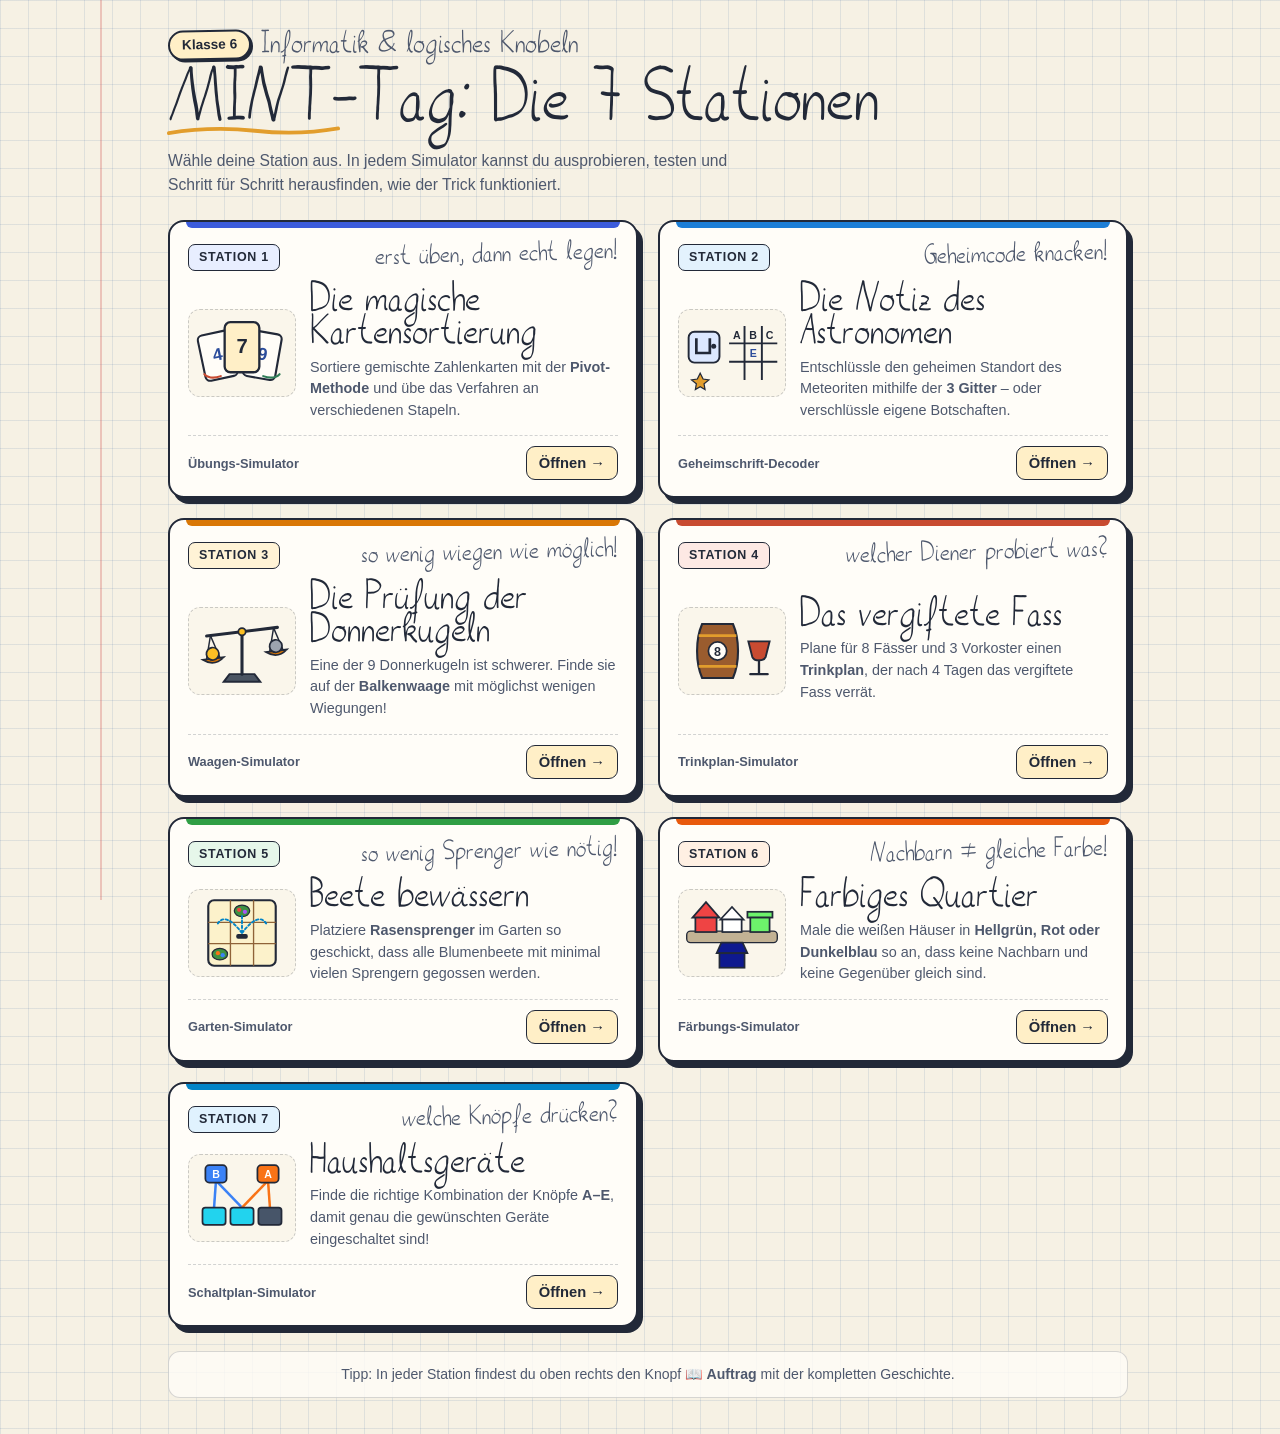
<file: index.html>
<!DOCTYPE html>
<html lang="de">
<head>
    <meta charset="UTF-8">
    <meta name="viewport" content="width=device-width, initial-scale=1.0">
    <title>MINT-Tag · Klasse 6 – Stationen</title>
    <link rel="stylesheet" href="style.css">
</head>
<body>
    <div class="notebook-margin" aria-hidden="true"></div>

    <div class="page-wrap">
        <header class="hero">
            <div class="hero-meta">
                <span class="class-stamp">Klasse 6</span>
                <span class="topic-note">Informatik &amp; logisches Knobeln</span>
            </div>

            <h1 class="hand-title">
                <span class="title-highlight">MINT-Tag</span>: Die 7 Stationen
                <svg class="underline-stroke" viewBox="0 0 260 18" preserveAspectRatio="none" aria-hidden="true">
                    <path d="M4 13 Q 68 4, 132 10 T 256 7" fill="none" stroke="#e29d2c" stroke-width="5" stroke-linecap="round"/>
                </svg>
            </h1>

            <p class="hero-intro">
                Wähle deine Station aus. In jedem Simulator kannst du ausprobieren, testen und Schritt für Schritt herausfinden, wie der Trick funktioniert.
            </p>
        </header>

        <main class="stations-grid" aria-label="Alle 7 Stationen">
            <!-- Station 1 -->
            <a class="station-card card-cards" href="karten/index.html">
                <div class="card-top">
                    <span class="station-tag">Station 1</span>
                    <span class="scribble-note">erst üben, dann echt legen!</span>
                </div>

                <div class="card-body">
                    <div class="card-illus" aria-hidden="true">
                        <svg viewBox="0 0 110 88" width="110" height="88">
                            <g transform="rotate(-12 34 52)">
                                <rect x="14" y="22" width="34" height="48" rx="5" fill="#fffdf8" stroke="#222938" stroke-width="2.2"/>
                                <text x="31" y="51" text-anchor="middle" font-size="18" font-weight="800" fill="#2b4c9b">4</text>
                            </g>
                            <g transform="rotate(10 74 52)">
                                <rect x="58" y="22" width="34" height="48" rx="5" fill="#fffdf8" stroke="#222938" stroke-width="2.2"/>
                                <text x="75" y="51" text-anchor="middle" font-size="18" font-weight="800" fill="#2b4c9b">9</text>
                            </g>
                            <rect x="37" y="12" width="36" height="52" rx="6" fill="#ffefc7" stroke="#222938" stroke-width="2.4"/>
                            <text x="55" y="44" text-anchor="middle" font-size="21" font-weight="900" fill="#222938">7</text>
                            <path d="M33 68 Q 22 72 16 66" fill="none" stroke="#c84b31" stroke-width="2.2" stroke-linecap="round"/>
                            <path d="M77 68 Q 88 72 94 66" fill="none" stroke="#2f7d57" stroke-width="2.2" stroke-linecap="round"/>
                        </svg>
                    </div>

                    <div class="card-text">
                        <h2 class="hand-card-title">Die magische Kartensortierung</h2>
                        <p class="card-desc">
                            Sortiere gemischte Zahlenkarten mit der <strong>Pivot-Methode</strong> und übe das Verfahren an verschiedenen Stapeln.
                        </p>
                    </div>
                </div>

                <div class="card-footer">
                    <span class="kind-pill">Übungs-Simulator</span>
                    <span class="open-link">Öffnen →</span>
                </div>
            </a>

            <!-- Station 2 -->
            <a class="station-card card-astro" href="astronom/index.html">
                <div class="card-top">
                    <span class="station-tag">Station 2</span>
                    <span class="scribble-note">Geheimcode knacken!</span>
                </div>

                <div class="card-body">
                    <div class="card-illus" aria-hidden="true">
                        <svg viewBox="0 0 110 88" width="110" height="88">
                            <!-- 3x3 Gitter rechts -->
                            <g stroke="#222938" stroke-width="2" fill="none">
                                <line x1="68" y1="16" x2="68" y2="72"/>
                                <line x1="86" y1="16" x2="86" y2="72"/>
                                <line x1="52" y1="34" x2="102" y2="34"/>
                                <line x1="52" y1="53" x2="102" y2="53"/>
                            </g>
                            <text x="60" y="29" text-anchor="middle" font-size="11" font-weight="700" fill="#222938">A</text>
                            <text x="77" y="29" text-anchor="middle" font-size="11" font-weight="700" fill="#222938">B</text>
                            <text x="94" y="29" text-anchor="middle" font-size="11" font-weight="700" fill="#222938">C</text>
                            <text x="77" y="48" text-anchor="middle" font-size="11" font-weight="800" fill="#2b4c9b">E</text>
                            <!-- Kästchen-Symbol links -->
                            <rect x="10" y="22" width="32" height="32" rx="6" fill="#dce8ff" stroke="#222938" stroke-width="2"/>
                            <path d="M18 30 V44 H32 V30" fill="none" stroke="#222938" stroke-width="2.8" stroke-linecap="square"/>
                            <circle cx="36" cy="37" r="2.6" fill="#222938"/>
                            <path d="M22 65 L25 71 L31 72 L26 76 L27 82 L22 79 L17 82 L18 76 L13 72 L19 71 Z" fill="#e29d2c" stroke="#222938" stroke-width="1.3"/>
                        </svg>
                    </div>

                    <div class="card-text">
                        <h2 class="hand-card-title">Die Notiz des Astronomen</h2>
                        <p class="card-desc">
                            Entschlüssle den geheimen Standort des Meteoriten mithilfe der <strong>3 Gitter</strong> – oder verschlüssle eigene Botschaften.
                        </p>
                    </div>
                </div>

                <div class="card-footer">
                    <span class="kind-pill">Geheimschrift-Decoder</span>
                    <span class="open-link">Öffnen →</span>
                </div>
            </a>

            <!-- Station 3 -->
            <a class="station-card card-forge" href="donnerkugeln/index.html">
                <div class="card-top">
                    <span class="station-tag">Station 3</span>
                    <span class="scribble-note">so wenig wiegen wie möglich!</span>
                </div>

                <div class="card-body">
                    <div class="card-illus" aria-hidden="true">
                        <svg viewBox="0 0 110 88" width="110" height="88">
                            <!-- Standfuß -->
                            <path d="M36 76 H74 L68 68 H42 Z" fill="#4b5563" stroke="#222938" stroke-width="2"/>
                            <line x1="55" y1="22" x2="55" y2="68" stroke="#222938" stroke-width="3.2" stroke-linecap="round"/>
                            <!-- Balken leicht gekippt -->
                            <g transform="rotate(-7 55 24)">
                                <line x1="18" y1="24" x2="92" y2="24" stroke="#222938" stroke-width="3.2" stroke-linecap="round"/>
                                <!-- linke Schale -->
                                <line x1="22" y1="24" x2="15" y2="48" stroke="#222938" stroke-width="1.5"/>
                                <line x1="22" y1="24" x2="29" y2="48" stroke="#222938" stroke-width="1.5"/>
                                <path d="M11 48 Q22 57 33 48 Z" fill="#d97706" stroke="#222938" stroke-width="1.8"/>
                                <circle cx="22" cy="43" r="6.5" fill="#fbbf24" stroke="#222938" stroke-width="1.8"/>
                                <!-- rechte Schale -->
                                <line x1="88" y1="24" x2="81" y2="48" stroke="#222938" stroke-width="1.5"/>
                                <line x1="88" y1="24" x2="95" y2="48" stroke="#222938" stroke-width="1.5"/>
                                <path d="M77 48 Q88 57 99 48 Z" fill="#d97706" stroke="#222938" stroke-width="1.8"/>
                                <circle cx="88" cy="43" r="6.5" fill="#9ca3af" stroke="#222938" stroke-width="1.8"/>
                            </g>
                            <circle cx="55" cy="24" r="3.8" fill="#fbbf24" stroke="#222938" stroke-width="1.8"/>
                        </svg>
                    </div>

                    <div class="card-text">
                        <h2 class="hand-card-title">Die Prüfung der Donnerkugeln</h2>
                        <p class="card-desc">
                            Eine der 9 Donnerkugeln ist schwerer. Finde sie auf der <strong>Balkenwaage</strong> mit möglichst wenigen Wiegungen!
                        </p>
                    </div>
                </div>

                <div class="card-footer">
                    <span class="kind-pill">Waagen-Simulator</span>
                    <span class="open-link">Öffnen →</span>
                </div>
            </a>

            <!-- Station 4 -->
            <a class="station-card card-barrel" href="faesser/index.html">
                <div class="card-top">
                    <span class="station-tag">Station 4</span>
                    <span class="scribble-note">welcher Diener probiert was?</span>
                </div>

                <div class="card-body">
                    <div class="card-illus" aria-hidden="true">
                        <svg viewBox="0 0 110 88" width="110" height="88">
                            <!-- Weinfass -->
                            <path d="M24 16 H56 C63 32 63 56 56 72 H24 C17 56 17 32 24 16 Z" fill="#9a5c2e" stroke="#222938" stroke-width="2.2"/>
                            <line x1="20.5" y1="28" x2="59.5" y2="28" stroke="#e29d2c" stroke-width="3"/>
                            <line x1="20.5" y1="60" x2="59.5" y2="60" stroke="#e29d2c" stroke-width="3"/>
                            <circle cx="40" cy="44" r="9.5" fill="#fffdf8" stroke="#222938" stroke-width="1.8"/>
                            <text x="40" y="49" text-anchor="middle" font-size="13" font-weight="900" fill="#222938">8</text>
                            <!-- Becher -->
                            <path d="M72 34 H94 L90 50 C88 55 78 55 76 50 Z" fill="#c84b31" stroke="#222938" stroke-width="2"/>
                            <line x1="83" y1="53" x2="83" y2="68" stroke="#222938" stroke-width="2.4"/>
                            <line x1="74" y1="68" x2="92" y2="68" stroke="#222938" stroke-width="2.4" stroke-linecap="round"/>
                        </svg>
                    </div>

                    <div class="card-text">
                        <h2 class="hand-card-title">Das vergiftete Fass</h2>
                        <p class="card-desc">
                            Plane für 8 Fässer und 3 Vorkoster einen <strong>Trinkplan</strong>, der nach 4 Tagen das vergiftete Fass verrät.
                        </p>
                    </div>
                </div>

                <div class="card-footer">
                    <span class="kind-pill">Trinkplan-Simulator</span>
                    <span class="open-link">Öffnen →</span>
                </div>
            </a>

            <!-- Station 5 -->
            <a class="station-card card-garden" href="beete/index.html">
                <div class="card-top">
                    <span class="station-tag">Station 5</span>
                    <span class="scribble-note">so wenig Sprenger wie nötig!</span>
                </div>

                <div class="card-body">
                    <div class="card-illus" aria-hidden="true">
                        <svg viewBox="0 0 110 88" width="110" height="88">
                            <!-- Garten-Gitter 3x3 -->
                            <rect x="20" y="10" width="70" height="68" rx="6" fill="#fcf2cb" stroke="#222938" stroke-width="2.2"/>
                            <g stroke="#8f6338" stroke-width="1.4">
                                <line x1="43" y1="10" x2="43" y2="78"/>
                                <line x1="67" y1="10" x2="67" y2="78"/>
                                <line x1="20" y1="33" x2="90" y2="33"/>
                                <line x1="20" y1="55" x2="90" y2="55"/>
                            </g>
                            <!-- Blumenbeet oben mitte -->
                            <ellipse cx="55" cy="21" rx="8" ry="6" fill="#3f9142" stroke="#222938" stroke-width="1.3"/>
                            <circle cx="52" cy="20" r="2.2" fill="#ef4444"/>
                            <circle cx="58" cy="22" r="2.2" fill="#a855f7"/>
                            <!-- Sprenger in der Mitte -->
                            <path d="M55 44 Q38 22 30 34 M55 44 Q55 18 55 28 M55 44 Q72 22 80 34" fill="none" stroke="#0284c7" stroke-width="2" stroke-dasharray="2.5 2.5" stroke-linecap="round"/>
                            <rect x="49" y="45" width="12" height="5" rx="2" fill="#222938"/>
                            <!-- Blumenbeet unten links -->
                            <ellipse cx="32" cy="66" rx="8" ry="6" fill="#3f9142" stroke="#222938" stroke-width="1.3"/>
                            <circle cx="30" cy="65" r="2.2" fill="#f97316"/>
                            <circle cx="35" cy="67" r="2.2" fill="#3b82f6"/>
                        </svg>
                    </div>

                    <div class="card-text">
                        <h2 class="hand-card-title">Beete bewässern</h2>
                        <p class="card-desc">
                            Platziere <strong>Rasensprenger</strong> im Garten so geschickt, dass alle Blumenbeete mit minimal vielen Sprengern gegossen werden.
                        </p>
                    </div>
                </div>

                <div class="card-footer">
                    <span class="kind-pill">Garten-Simulator</span>
                    <span class="open-link">Öffnen →</span>
                </div>
            </a>

            <!-- Station 6 -->
            <a class="station-card card-street" href="quartier/index.html">
                <div class="card-top">
                    <span class="station-tag">Station 6</span>
                    <span class="scribble-note">Nachbarn ≠ gleiche Farbe!</span>
                </div>

                <div class="card-body">
                    <div class="card-illus" aria-hidden="true">
                        <svg viewBox="0 0 110 88" width="110" height="88">
                            <!-- Straße -->
                            <rect x="8" y="42" width="94" height="12" rx="4" fill="#c2b294" stroke="#222938" stroke-width="1.4"/>
                            <!-- Haus links (Rot) -->
                            <polygon points="14,28 28,12 42,28" fill="#ef4444" stroke="#222938" stroke-width="1.8"/>
                            <rect x="17" y="28" width="22" height="15" fill="#ef4444" stroke="#222938" stroke-width="1.8"/>
                            <!-- Haus mitte (Weiß mit Leiter) -->
                            <polygon points="43,30 55,17 67,30" fill="#ffffff" stroke="#222938" stroke-width="1.8"/>
                            <rect x="45" y="30" width="20" height="13" fill="#ffffff" stroke="#222938" stroke-width="1.8"/>
                            <!-- Haus rechts (Hellgrün) -->
                            <rect x="71" y="22" width="26" height="6" fill="#6df26b" stroke="#222938" stroke-width="1.8"/>
                            <rect x="74" y="28" width="20" height="15" fill="#6df26b" stroke="#222938" stroke-width="1.8"/>
                            <!-- Haus unten (Dunkelblau) -->
                            <polygon points="39,65 44,54 66,54 71,65" fill="#0e198f" stroke="#222938" stroke-width="1.8"/>
                            <rect x="42" y="65" width="26" height="15" fill="#0e198f" stroke="#222938" stroke-width="1.8"/>
                        </svg>
                    </div>

                    <div class="card-text">
                        <h2 class="hand-card-title">Farbiges Quartier</h2>
                        <p class="card-desc">
                            Male die weißen Häuser in <strong>Hellgrün, Rot oder Dunkelblau</strong> so an, dass keine Nachbarn und keine Gegenüber gleich sind.
                        </p>
                    </div>
                </div>

                <div class="card-footer">
                    <span class="kind-pill">Färbungs-Simulator</span>
                    <span class="open-link">Öffnen →</span>
                </div>
            </a>

            <!-- Station 7 -->
            <a class="station-card card-circuit" href="geraete/index.html">
                <div class="card-top">
                    <span class="station-tag">Station 7</span>
                    <span class="scribble-note">welche Knöpfe drücken?</span>
                </div>

                <div class="card-body">
                    <div class="card-illus" aria-hidden="true">
                        <svg viewBox="0 0 110 88" width="110" height="88">
                            <!-- Leitungen -->
                            <line x1="28" y1="26" x2="26" y2="54" stroke="#3b82f6" stroke-width="2.6"/>
                            <line x1="28" y1="26" x2="55" y2="54" stroke="#3b82f6" stroke-width="2.6"/>
                            <line x1="82" y1="26" x2="55" y2="54" stroke="#f97316" stroke-width="2.6"/>
                            <line x1="82" y1="26" x2="84" y2="54" stroke="#f97316" stroke-width="2.6"/>
                            <!-- Knöpfe -->
                            <rect x="17" y="10" width="22" height="18" rx="4" fill="#3b82f6" stroke="#222938" stroke-width="1.8"/>
                            <text x="28" y="23" text-anchor="middle" font-size="11" font-weight="900" fill="#fff">B</text>
                            <rect x="71" y="10" width="22" height="18" rx="4" fill="#f97316" stroke="#222938" stroke-width="1.8"/>
                            <text x="82" y="23" text-anchor="middle" font-size="11" font-weight="900" fill="#fff">A</text>
                            <!-- Geräte -->
                            <rect x="14" y="54" width="24" height="18" rx="3" fill="#22d3ee" stroke="#222938" stroke-width="1.8"/>
                            <rect x="43" y="54" width="24" height="18" rx="3" fill="#22d3ee" stroke="#222938" stroke-width="1.8"/>
                            <rect x="72" y="54" width="24" height="18" rx="3" fill="#475569" stroke="#222938" stroke-width="1.8"/>
                        </svg>
                    </div>

                    <div class="card-text">
                        <h2 class="hand-card-title">Haushaltsgeräte</h2>
                        <p class="card-desc">
                            Finde die richtige Kombination der Knöpfe <strong>A–E</strong>, damit genau die gewünschten Geräte eingeschaltet sind!
                        </p>
                    </div>
                </div>

                <div class="card-footer">
                    <span class="kind-pill">Schaltplan-Simulator</span>
                    <span class="open-link">Öffnen →</span>
                </div>
            </a>
        </main>

        <footer class="page-footer">
            <span>Tipp: In jeder Station findest du oben rechts den Knopf <strong>📖 Auftrag</strong> mit der kompletten Geschichte.</span>
        </footer>
    </div>
</body>
</html>
</file>
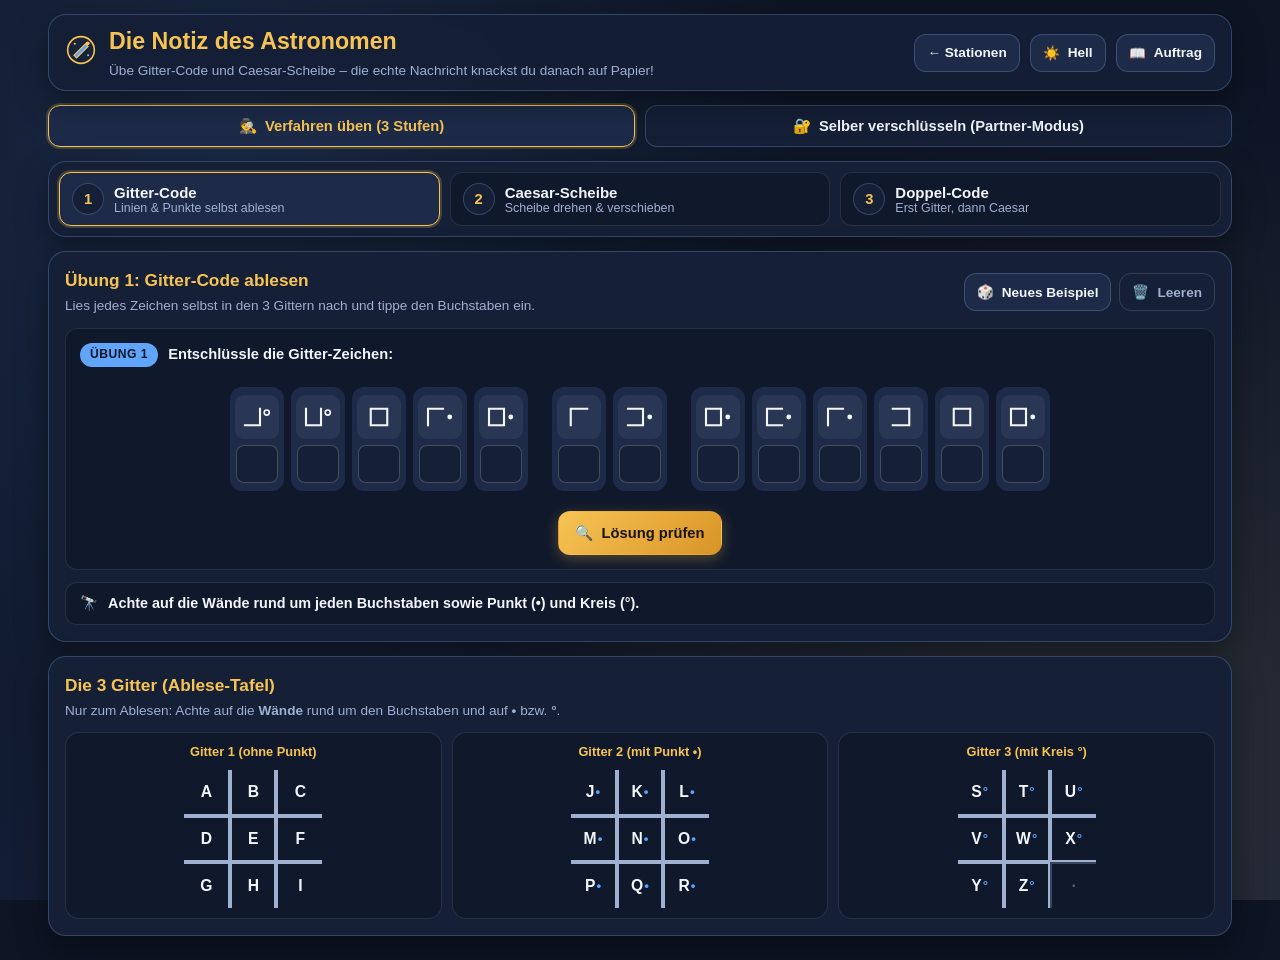
<file: astronom/index.html>
<!DOCTYPE html>
<html lang="de">
<head>
    <meta charset="UTF-8">
    <meta name="viewport" content="width=device-width, initial-scale=1.0, maximum-scale=1.0, user-scalable=no">
    <title>Die Notiz des Astronomen – Übungs-Labor</title>
    <link rel="stylesheet" href="style.css">
</head>
<body>
    <div class="astro-glow" aria-hidden="true"></div>

    <div class="app-shell">
        <header class="topbar">
            <div class="brand">
                <div class="brand-icon" aria-hidden="true">
                    <svg viewBox="0 0 36 36" width="32" height="32">
                        <circle cx="18" cy="18" r="15" fill="#182238" stroke="#f7c454" stroke-width="1.8"/>
                        <path d="M10 24 L23 11 L26 14 L13 27 Z" fill="#60a5fa" stroke="#f7c454" stroke-width="1.2"/>
                        <circle cx="25.5" cy="10.5" r="2.2" fill="#f7c454"/>
                        <circle cx="11" cy="11" r="1.2" fill="#f7c454"/>
                        <circle cx="26" cy="24" r="1.1" fill="#93c5fd"/>
                    </svg>
                </div>
                <div class="brand-text">
                    <h1>Die Notiz des Astronomen</h1>
                    <p class="subtitle">Übe Gitter-Code und Caesar-Scheibe – die echte Nachricht knackst du danach auf Papier!</p>
                </div>
            </div>

            <div class="topbar-actions">
                <a href="../index.html" class="btn btn-secondary btn-compact" style="text-decoration:none;">← Stationen</a>
                <button type="button" class="btn btn-secondary btn-compact" id="theme-btn" aria-label="Farbschema wechseln">
                    <span aria-hidden="true">☀️</span> Hell
                </button>
                <button type="button" class="btn btn-secondary btn-compact" id="story-btn">
                    <span aria-hidden="true">📖</span> Auftrag
                </button>
            </div>
        </header>

        <!-- Modus-Auswahl -->
        <nav class="tab-bar" role="tablist" aria-label="Bereiche">
            <button type="button" class="tab-btn active" id="tab-train" role="tab" aria-selected="true">
                <span aria-hidden="true">🕵️</span> Verfahren üben (3 Stufen)
            </button>
            <button type="button" class="tab-btn" id="tab-encode" role="tab" aria-selected="false">
                <span aria-hidden="true">🔐</span> Selber verschlüsseln (Partner-Modus)
            </button>
        </nav>

        <!-- Ansicht 1: Verfahren üben -->
        <main id="train-view" class="train-layout">
            <!-- Stufen-Leiste -->
            <section class="panel stage-panel" aria-label="Übungs-Stufe wählen">
                <div class="stage-bar" role="group" aria-label="Trainings-Stufen">
                    <button type="button" class="stage-pill active" data-stage="gitter">
                        <span class="stage-num" id="badge-gitter">1</span>
                        <span class="stage-meta">
                            <strong>Gitter-Code</strong>
                            <small>Linien &amp; Punkte selbst ablesen</small>
                        </span>
                    </button>
                    <button type="button" class="stage-pill" data-stage="caesar">
                        <span class="stage-num" id="badge-caesar">2</span>
                        <span class="stage-meta">
                            <strong>Caesar-Scheibe</strong>
                            <small>Scheibe drehen &amp; verschieben</small>
                        </span>
                    </button>
                    <button type="button" class="stage-pill" data-stage="double">
                        <span class="stage-num" id="badge-double">3</span>
                        <span class="stage-meta">
                            <strong>Doppel-Code</strong>
                            <small>Erst Gitter, dann Caesar</small>
                        </span>
                    </button>
                </div>
            </section>

            <!-- Aufgaben-Werkbank -->
            <section class="panel mission-panel" aria-label="Übungs-Werkbank">
                <div class="panel-header">
                    <div>
                        <h2 id="mission-title">Übung 1: Gitter-Code ablesen</h2>
                        <p class="panel-hint" id="mission-desc">
                            Lies jedes Geheimzeichen aus den 3 Gittern unten ab und tippe den passenden Buchstaben ein.
                        </p>
                    </div>
                    <div class="header-tools">
                        <button type="button" class="btn btn-secondary btn-compact" id="new-puzzle-btn">
                            <span aria-hidden="true">🎲</span> Neues Beispiel
                        </button>
                        <button type="button" class="btn btn-ghost btn-compact" id="clear-inputs-btn">
                            <span aria-hidden="true">🗑️</span> Leeren
                        </button>
                    </div>
                </div>

                <!-- Schritt 1 / Eingabezeile -->
                <div class="step-card" id="step1-card">
                    <div class="step-card-head">
                        <span class="step-pill" id="step1-pill">Aufgabe</span>
                        <span class="step-card-title" id="step1-title">Entschlüssle die Zeichen mit den 3 Gittern:</span>
                    </div>
                    <div class="cipher-words" id="step1-words" aria-label="Eingabefelder Schritt 1"></div>
                    <div class="step-actions">
                        <button type="button" class="btn btn-primary" id="check-step1-btn">
                            <span aria-hidden="true">🔍</span> Prüfen
                        </button>
                    </div>
                </div>

                <!-- Schritt 2 (nur bei Doppelter Verschlüsselung sichtbar) -->
                <div class="step-card hidden" id="step2-card">
                    <div class="step-card-head">
                        <span class="step-pill step-pill-caesar">Schritt 2</span>
                        <span class="step-card-title">
                            Die Buchstaben ergeben noch kein deutsches Wort – drehe jetzt die <strong>Caesar-Scheibe</strong> und tippe den Klartext ein:
                        </span>
                    </div>
                    <div class="cipher-words" id="step2-words" aria-label="Eingabefelder Schritt 2"></div>
                    <div class="step-actions">
                        <button type="button" class="btn btn-primary" id="check-step2-btn">
                            <span aria-hidden="true">✅</span> Klartext prüfen
                        </button>
                    </div>
                </div>

                <div class="feedback-bar neutral" id="train-feedback" aria-live="polite">
                    <span class="fb-icon" id="train-fb-icon">🔭</span>
                    <span id="train-fb-text">Schau dir die Wände der Zeichen genau an und trage die Buchstaben ein.</span>
                </div>
            </section>

            <!-- Hilfsmittel darunter: 3 Gitter & Drehbare Caesar-Scheibe -->
            <section class="tools-grid" id="tools-grid">
                <!-- Die 3 statischen Gitter (nur zum Ablesen, keine Klick-Automatik!) -->
                <div class="panel grids-panel" id="grids-panel" aria-label="Die 3 Gitter (Ablese-Tafel)">
                    <div class="tools-panel-head">
                        <div>
                            <h3>Die 3 Gitter (Ablese-Tafel)</h3>
                            <p class="panel-hint">
                                Nur zum Ablesen: Achte auf die <strong>Wände</strong> rund um den Buchstaben und auf <strong>•</strong> bzw. <strong>°</strong>.
                            </p>
                        </div>
                    </div>
                    <div class="grids-trio" id="grids-trio"></div>
                </div>

                <!-- Drehbare Caesar-Scheibe -->
                <div class="panel caesar-panel hidden" id="caesar-panel" aria-label="Drehbare Caesar-Scheibe">
                    <div class="tools-panel-head">
                        <div>
                            <h3>Drehbare Caesar-Scheibe</h3>
                            <p class="panel-hint">
                                <strong>Außen:</strong> Geheim-Buchstabe · <strong>Innen:</strong> Klartext. Ziehe den inneren Ring oder nutze die Tasten!
                            </p>
                        </div>
                    </div>

                    <div class="caesar-stage">
                        <div class="caesar-wheel-wrap" id="caesar-wheel-wrap">
                            <svg class="caesar-svg" id="caesar-svg" viewBox="0 0 320 320" aria-label="Interaktive Caesar-Scheibe"></svg>
                        </div>

                        <div class="caesar-controls">
                            <button type="button" class="btn btn-secondary" id="caesar-left-btn" aria-label="Scheibe um 1 nach links drehen">
                                ⟲ −1
                            </button>
                            <div class="caesar-readout" aria-live="polite">
                                <span class="readout-label">Aktuelle Einstellung</span>
                                <strong id="caesar-readout-val">Klar A = Geheim A (+0)</strong>
                            </div>
                            <button type="button" class="btn btn-secondary" id="caesar-right-btn" aria-label="Scheibe um 1 nach rechts drehen">
                                +1 ⟳
                            </button>
                        </div>

                        <div class="caesar-tester">
                            <div class="tester-head">
                                <strong>Schlüssel-Tester (1 Wort prüfen)</strong>
                                <span>Teste ein einzelnes Geheim-Wort, ob ein deutsches Wort herauskommt:</span>
                            </div>
                            <div class="tester-row">
                                <label class="tester-field">
                                    <span>Geheim-Wort</span>
                                    <input
                                        type="text"
                                        id="caesar-test-input"
                                        maxlength="10"
                                        placeholder="z. B. ZDOG"
                                        aria-label="Ein Geheim-Wort zum Testen des Schlüssels"
                                    >
                                </label>
                                <span class="tester-arrow" aria-hidden="true">→</span>
                                <div class="tester-result" aria-live="polite">
                                    <span>Klartext</span>
                                    <strong id="caesar-test-output">–</strong>
                                </div>
                            </div>
                            <p class="tester-hint hidden" id="caesar-test-hint">
                                Nur 1 Wort (max. 10 Buchstaben) – den Rest der Nachricht entschlüsselst du selbst!
                            </p>
                        </div>
                    </div>
                </div>
            </section>
        </main>

        <!-- Ansicht 2: Selber verschlüsseln (Partner-Modus) -->
        <section id="encode-view" class="panel encode-panel hidden" aria-label="Selber verschlüsseln">
            <div class="panel-header">
                <div>
                    <h2>Partner-Modus: Eigene Doppel-Botschaft erzeugen</h2>
                    <p class="panel-hint">
                        Wähle eine Caesar-Verschiebung und schreibe ein kurzes Wort. Dein Sitznachbar kann es dann auf Papier oder im Übungslabor knacken!
                    </p>
                </div>
            </div>

            <div class="encode-controls">
                <input
                    type="text"
                    id="encode-input"
                    maxlength="36"
                    placeholder="z. B. GEHEIM IM TURM"
                    aria-label="Klartext zum Verschlüsseln"
                >
                <div class="shift-picker">
                    <label for="encode-shift-range">Caesar-Schlüssel:</label>
                    <button type="button" class="btn btn-secondary btn-compact" id="encode-shift-minus">−</button>
                    <strong id="encode-shift-val">+3</strong>
                    <button type="button" class="btn btn-secondary btn-compact" id="encode-shift-plus">+</button>
                </div>
            </div>

            <div class="encode-preview-row">
                <span class="encode-step-tag">Zwischen-Buchstaben (nach Caesar):</span>
                <code class="encode-mid-text" id="encode-mid-text">–</code>
                <button type="button" class="btn btn-ghost btn-compact" id="toggle-mid-btn">Verstecken</button>
            </div>

            <div class="encode-output" id="encode-output"></div>
        </section>
    </div>

    <!-- Modal: Auftrag -->
    <div class="modal-backdrop hidden" id="story-modal" role="dialog" aria-modal="true" aria-labelledby="story-modal-title">
        <div class="modal-card">
            <div class="modal-header">
                <h2 id="story-modal-title">🔭 Die Notiz des Astronomen</h2>
                <button type="button" class="icon-close" data-close-modal="story-modal" aria-label="Schließen">✕</button>
            </div>
            <div class="modal-body story-body">
                <p>
                    Ein Astronom hat den Einschlag eines geheimen <strong>Meteoriten</strong> beobachtet. Damit niemand ihm zuvorkommt,
                    hat er den Ort <strong>doppelt verschlüsselt</strong>:
                </p>
                <blockquote class="quest-quote">
                    <strong>Die zwei Verschlüsselungs-Schritte:</strong><br>
                    1. Zuerst wurden alle Buchstaben mit einer <strong>Caesar-Scheibe</strong> verschoben.<br>
                    2. Danach wurden diese neuen Buchstaben in die geheimen <strong>Gitter-Zeichen</strong> übersetzt.
                </blockquote>
                <p class="story-tip">
                    <strong>So arbeitest du hier:</strong><br>
                    Übe zuerst in den Stufen <strong>1 → 2 → 3</strong>, wie beide Codes funktionieren. Danach bist du bereit, die echte Notiz auf deinem <strong>Arbeitsblatt</strong> zu knacken!
                </p>
            </div>
            <div class="modal-footer">
                <button type="button" class="btn btn-primary" data-close-modal="story-modal">Zur Werkbank</button>
            </div>
        </div>
    </div>

    <script defer src="app.js"></script>
</body>
</html>
</file>
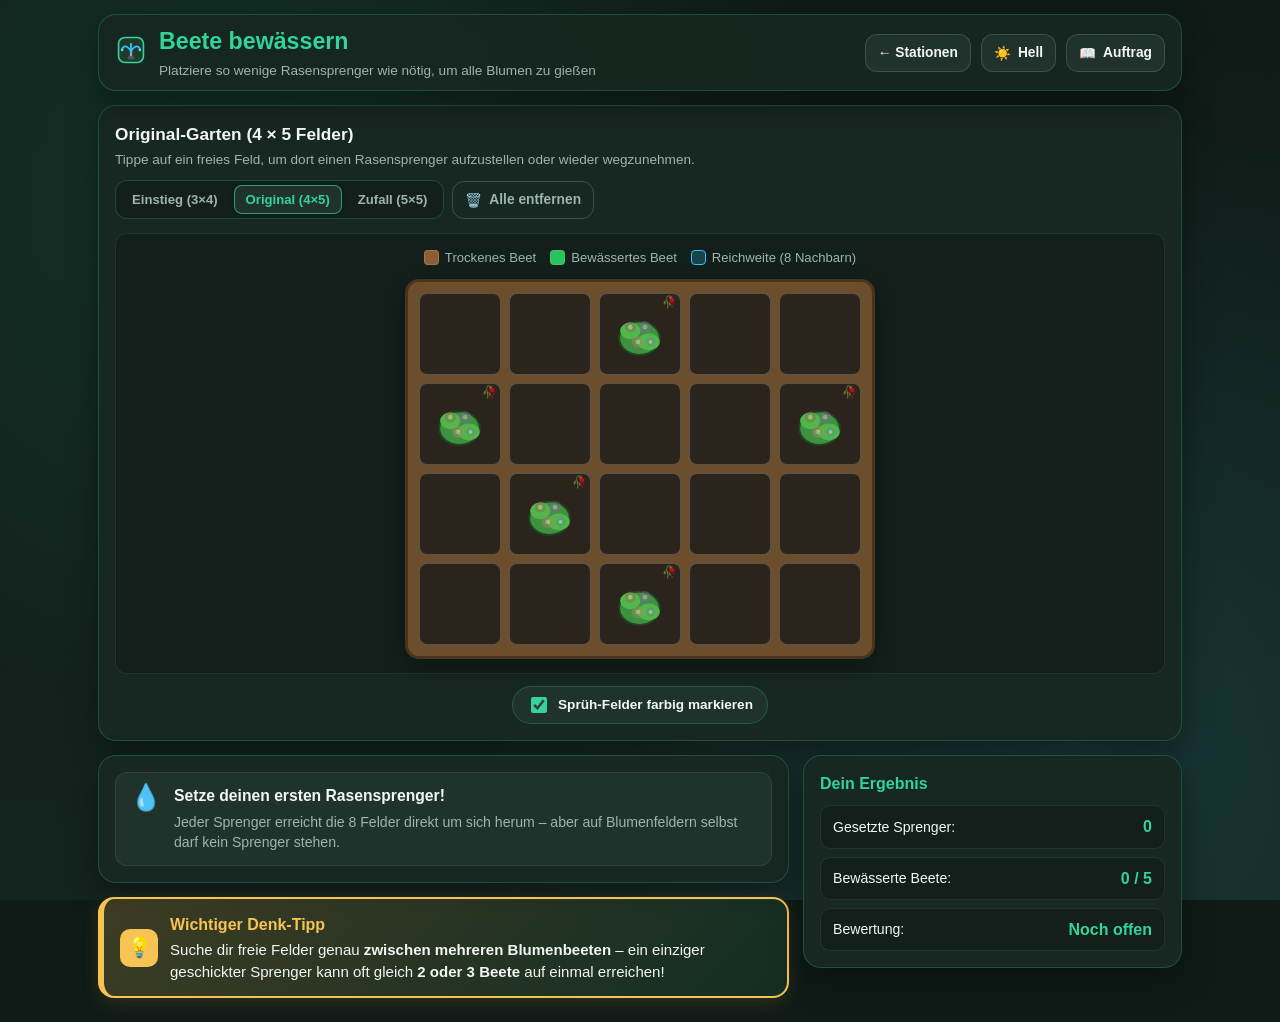
<file: beete/index.html>
<!DOCTYPE html>
<html lang="de">
<head>
    <meta charset="UTF-8">
    <meta name="viewport" content="width=device-width, initial-scale=1.0, maximum-scale=1.0, user-scalable=no">
    <title>Beete bewässern – Rasensprenger-Simulator</title>
    <link rel="stylesheet" href="style.css">
</head>
<body>
    <div class="garden-glow" aria-hidden="true"></div>

    <div class="app-shell">
        <header class="topbar">
            <div class="brand">
                <div class="brand-icon" aria-hidden="true">
                    <svg viewBox="0 0 36 36" width="32" height="32">
                        <rect x="4" y="4" width="28" height="28" rx="7" fill="#1e3a29" stroke="#34d399" stroke-width="1.8"/>
                        <path d="M18 27 V19" stroke="#94a3b8" stroke-width="2.6" stroke-linecap="round"/>
                        <rect x="14" y="25" width="8" height="3.5" rx="1.5" fill="#475569"/>
                        <path d="M18 19 Q11 10 8 17 M18 19 Q18 7 18 13 M18 19 Q25 10 28 17" fill="none" stroke="#38bdf8" stroke-width="2.1" stroke-linecap="round"/>
                        <circle cx="8" cy="18" r="1.4" fill="#7dd3fc"/>
                        <circle cx="28" cy="18" r="1.4" fill="#7dd3fc"/>
                    </svg>
                </div>
                <div class="brand-text">
                    <h1>Beete bewässern</h1>
                    <p class="subtitle">Platziere so wenige Rasensprenger wie nötig, um alle Blumen zu gießen</p>
                </div>
            </div>

            <div class="topbar-actions">
                <a href="../index.html" class="btn btn-secondary btn-compact" style="text-decoration:none;">← Stationen</a>
                <button type="button" class="btn btn-secondary btn-compact" id="theme-btn" aria-label="Farbschema wechseln">
                    <span aria-hidden="true">☀️</span> Hell
                </button>
                <button type="button" class="btn btn-secondary btn-compact" id="story-btn">
                    <span aria-hidden="true">📖</span> Auftrag
                </button>
            </div>
        </header>

        <main class="workspace">
            <section class="panel garden-panel" aria-label="Gartenfeld">
                <div class="panel-header">
                    <div>
                        <h2 id="garden-title">Original-Garten (4 × 5 Felder)</h2>
                        <p class="panel-hint" id="garden-hint">
                            Tippe auf ein freies Feld, um dort einen Rasensprenger aufzustellen oder wieder wegzunehmen.
                        </p>
                    </div>
                    <div class="header-tools">
                        <div class="mode-switch" role="group" aria-label="Variante wählen">
                            <button type="button" class="mode-pill" data-mode="intro">Einstieg (3×4)</button>
                            <button type="button" class="mode-pill active" data-mode="main">Original (4×5)</button>
                            <button type="button" class="mode-pill" data-mode="random">Zufall (5×5)</button>
                        </div>
                        <button type="button" class="btn btn-secondary btn-compact hidden" id="new-random-btn">
                            <span aria-hidden="true">🎲</span> Neuer Garten
                        </button>
                        <button type="button" class="btn btn-ghost btn-compact" id="clear-btn">
                            <span aria-hidden="true">🗑️</span> Alle entfernen
                        </button>
                    </div>
                </div>

                <div class="garden-stage">
                    <div class="garden-legend">
                        <span class="legend-item"><span class="legend-swatch dry"></span> Trockenes Beet</span>
                        <span class="legend-item"><span class="legend-swatch wet"></span> Bewässertes Beet</span>
                        <span class="legend-item"><span class="legend-swatch spray"></span> Reichweite (8 Nachbarn)</span>
                    </div>

                    <div class="garden-grid" id="garden-grid" role="grid" aria-label="Gartenraster"></div>
                </div>

                <div class="garden-actions">
                    <label class="toggle-chip">
                        <input type="checkbox" id="toggle-range" checked>
                        <span>Sprüh-Felder farbig markieren</span>
                    </label>
                </div>
            </section>

            <section class="bottom-grid">
                <div class="bottom-left-col">
                    <div class="panel result-panel" aria-live="polite">
                        <div class="result-banner neutral" id="result-banner">
                            <span class="result-icon" id="result-icon">💧</span>
                            <div class="result-copy">
                                <strong id="result-title">Setze deinen ersten Rasensprenger!</strong>
                                <p id="result-desc">
                                    Jeder Sprenger erreicht die 8 Felder direkt um sich herum – aber auf Blumenfeldern selbst darf kein Sprenger stehen.
                                </p>
                            </div>
                        </div>
                    </div>

                    <div class="tip-box">
                        <span class="tip-icon-badge" aria-hidden="true">💡</span>
                        <div class="tip-content">
                            <strong class="tip-heading">Wichtiger Denk-Tipp</strong>
                            <p>
                                Suche dir freie Felder genau <strong>zwischen mehreren Blumenbeeten</strong> – ein einziger geschickter Sprenger kann oft gleich <strong>2 oder 3 Beete</strong> auf einmal erreichen!
                            </p>
                        </div>
                    </div>
                </div>

                <aside class="panel tip-panel" aria-label="Fortschritt und Ziel">
                    <h3>Dein Ergebnis</h3>
                    <div class="stats-stack">
                        <div class="progress-summary">
                            <span class="progress-label">Gesetzte Sprenger:</span>
                            <strong id="sprinkler-count">0</strong>
                        </div>
                        <div class="progress-summary">
                            <span class="progress-label">Bewässerte Beete:</span>
                            <strong id="watered-count">0 / 5</strong>
                        </div>
                        <div class="progress-summary">
                            <span class="progress-label">Bewertung:</span>
                            <strong id="status-badge">Noch offen</strong>
                        </div>
                    </div>
                </aside>
            </section>
        </main>
    </div>

    <!-- Modal: Auftrag -->
    <div class="modal-backdrop hidden" id="story-modal" role="dialog" aria-modal="true" aria-labelledby="story-modal-title">
        <div class="modal-card">
            <div class="modal-header">
                <h2 id="story-modal-title">🌻 Beete bewässern</h2>
                <button type="button" class="icon-close" data-close-modal="story-modal" aria-label="Schließen">✕</button>
            </div>
            <div class="modal-body story-body">
                <p>
                    Daniels Garten besteht aus quadratischen Feldern. In einigen dieser Felder hat er <strong>Blumen gepflanzt</strong>.
                </p>
                <p>
                    Im Sommer möchte er alle Blumen mit Rasensprengern bewässern. Dabei gelten zwei Regeln:
                </p>
                <blockquote class="quest-box">
                    <strong>Regeln &amp; dein Auftrag:</strong><br>
                    1. Auf Felder <strong>mit Blumen</strong> darf kein Rasensprenger gestellt werden.<br>
                    2. Jeder Rasensprenger bewässert alle Blumen in den <strong>8 Feldern direkt um ihn herum</strong> (auch diagonal).<br>
                    <strong>Ziel:</strong> Platziere <strong>so wenige Rasensprenger wie nötig</strong>, um alle Blumenfelder zu bewässern!
                </blockquote>
                <p class="story-tip">
                    <em>Tipp:</em> Wenn am Ende alle Blumen blühen, prüfe unbedingt, ob du nicht mit noch weniger Sprengern auskommst!
                </p>
            </div>
            <div class="modal-footer">
                <button type="button" class="btn btn-primary" data-close-modal="story-modal">Los geht’s!</button>
            </div>
        </div>
    </div>

    <script defer src="app.js"></script>
</body>
</html>
</file>
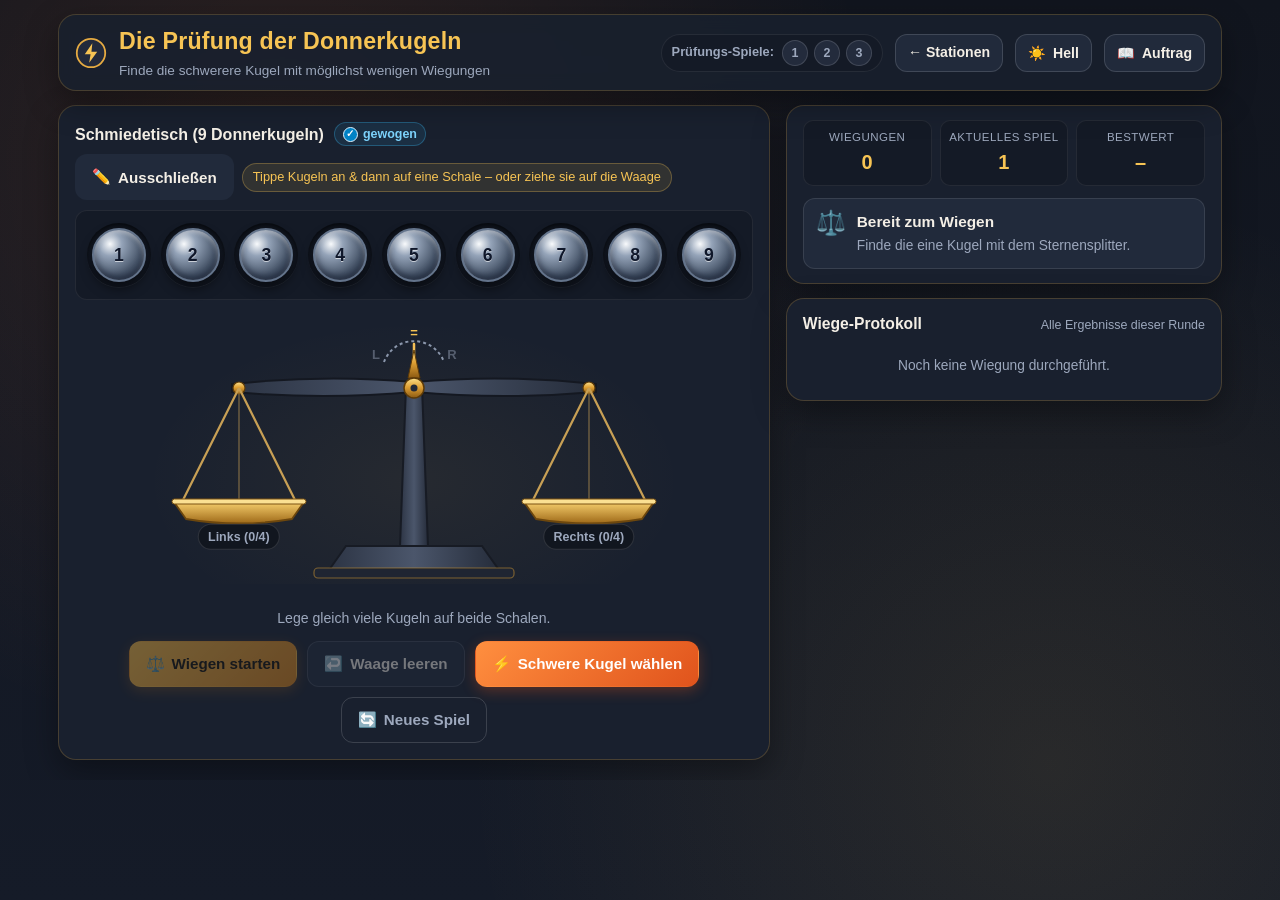
<file: donnerkugeln/index.html>
<!DOCTYPE html>
<html lang="de">
<head>
    <meta charset="UTF-8">
    <meta name="viewport" content="width=device-width, initial-scale=1.0, maximum-scale=1.0, user-scalable=no">
    <title>Die Prüfung der Donnerkugeln – Balkenwaage-Simulator</title>
    <link rel="stylesheet" href="style.css">
</head>
<body>
    <div class="forge-glow" aria-hidden="true"></div>

    <div class="app-shell">
        <header class="topbar">
            <div class="brand">
                <div class="brand-icon" aria-hidden="true">
                    <svg viewBox="0 0 36 36" width="32" height="32">
                        <circle cx="18" cy="18" r="16" fill="#232a3b" stroke="#e6ab42" stroke-width="2"/>
                        <path d="M19.5 7 L11 19.5 H17.5 L16 29 L25 16.5 H18.5 Z" fill="#f7c454"/>
                    </svg>
                </div>
                <div class="brand-text">
                    <h1>Die Prüfung der Donnerkugeln</h1>
                    <p class="subtitle">Finde die schwerere Kugel mit möglichst wenigen Wiegungen</p>
                </div>
            </div>

            <div class="topbar-actions">
                <div class="rounds-tracker" aria-label="Fortschritt der 3 Pflichtspiele">
                    <span class="tracker-label">Prüfungs-Spiele:</span>
                    <div class="round-badges" id="round-badges">
                        <span class="round-pill" data-round="1" title="Spiel 1">1</span>
                        <span class="round-pill" data-round="2" title="Spiel 2">2</span>
                        <span class="round-pill" data-round="3" title="Spiel 3">3</span>
                    </div>
                </div>
                <a href="../index.html" class="btn btn-secondary btn-compact" style="text-decoration:none;">← Stationen</a>
                <button type="button" class="btn btn-secondary btn-compact" id="theme-btn" aria-label="Farbschema wechseln">
                    <span aria-hidden="true">☀️</span> Hell
                </button>
                <button type="button" class="btn btn-secondary btn-compact" id="story-btn">
                    <span aria-hidden="true">📖</span> Auftrag
                </button>
            </div>
        </header>

        <main class="workspace">
            <!-- Linke Spalte: Werkbank & Balkenwaage -->
            <section class="workbench-panel" aria-label="Schmiedewerkbank">
                <!-- 9 Donnerkugeln im Vorrat -->
                <div class="tray-section" id="tray-section">
                    <div class="section-header">
                        <div class="section-title-row">
                            <h2>Schmiedetisch (9 Donnerkugeln)</h2>
                            <span class="weighed-legend" title="Kugeln, die schon mindestens einmal gewogen wurden">
                                <span class="legend-badge" aria-hidden="true">✓</span> gewogen
                            </span>
                        </div>
                        <div class="tray-tools">
                            <button type="button" class="btn btn-chip" id="note-mode-btn" aria-pressed="false" title="Kugeln als normal markieren/abhaken">
                                <span aria-hidden="true">✏️</span> Ausschließen
                            </button>
                            <span class="hint-pill" id="selection-hint">
                                Tippe Kugeln an &amp; dann auf eine Schale – oder ziehe sie auf die Waage
                            </span>
                        </div>
                    </div>
                    <div class="balls-tray" id="balls-tray" role="group" aria-label="Verfügbare Donnerkugeln">
                        <!-- Slots 1..9 werden per JS erzeugt -->
                    </div>
                </div>

                <!-- Balkenwaage -->
                <div class="scale-section">
                    <div class="scale-stage" id="scale-stage">
                        <svg class="scale-svg" viewBox="0 0 560 270" aria-hidden="true">
                            <defs>
                                <linearGradient id="ironGrad" x1="0%" y1="0%" x2="100%" y2="0%">
                                    <stop offset="0%" stop-color="#2c3444"/>
                                    <stop offset="50%" stop-color="#4b566b"/>
                                    <stop offset="100%" stop-color="#252c3a"/>
                                </linearGradient>
                                <linearGradient id="brassGrad" x1="0%" y1="0%" x2="0%" y2="100%">
                                    <stop offset="0%" stop-color="#fce08b"/>
                                    <stop offset="45%" stop-color="#dfa034"/>
                                    <stop offset="100%" stop-color="#8c5a12"/>
                                </linearGradient>
                                <linearGradient id="panGrad" x1="0%" y1="0%" x2="0%" y2="100%">
                                    <stop offset="0%" stop-color="#f7cf6d"/>
                                    <stop offset="100%" stop-color="#9e6918"/>
                                </linearGradient>
                            </defs>

                            <!-- Sockel & Säule -->
                            <path d="M195 256 L212 232 H348 L365 256 Z" fill="url(#ironGrad)" stroke="#171b24" stroke-width="2"/>
                            <rect x="180" y="254" width="200" height="10" rx="4" fill="#1f2532" stroke="#d89b32" stroke-width="1.2" stroke-opacity="0.5"/>
                            <path d="M266 232 L272 72 H288 L294 232 Z" fill="url(#ironGrad)" stroke="#171b24" stroke-width="2"/>

                            <!-- Gleichgewichts-Skala oben -->
                            <path d="M250 48 A32 32 0 0 1 310 48" fill="none" stroke="#8a96ab" stroke-width="2" stroke-dasharray="3 3"/>
                            <line x1="280" y1="30" x2="280" y2="42" stroke="#f5c056" stroke-width="2.5" stroke-linecap="round"/>
                            <text id="scale-ind-left" class="scale-ind" x="242" y="45" text-anchor="middle">L</text>
                            <text id="scale-ind-center" class="scale-ind active" x="280" y="23" text-anchor="middle">=</text>
                            <text id="scale-ind-right" class="scale-ind" x="318" y="45" text-anchor="middle">R</text>

                            <!-- Drehbarer Waagebalken + Zeiger -->
                            <g id="scale-beam-group">
                                <!-- Zeiger nach oben -->
                                <polygon points="280,36 274,64 286,64" fill="url(#brassGrad)" stroke="#5c3a08" stroke-width="1"/>
                                <!-- Hauptbalken -->
                                <path d="M98 70 Q190 60 280 68 Q370 60 462 70 L462 78 Q370 86 280 78 Q190 86 98 78 Z" fill="url(#ironGrad)" stroke="#141821" stroke-width="2"/>
                                <!-- Messing-Verzierungen am Balken -->
                                <circle cx="105" cy="74" r="6" fill="url(#brassGrad)" stroke="#5c3a08" stroke-width="1.2"/>
                                <circle cx="455" cy="74" r="6" fill="url(#brassGrad)" stroke="#5c3a08" stroke-width="1.2"/>
                                <circle cx="280" cy="74" r="10" fill="url(#brassGrad)" stroke="#5c3a08" stroke-width="1.5"/>
                                <circle cx="280" cy="74" r="3.5" fill="#232938"/>
                            </g>

                            <!-- Linke Waagschale (Position per JS exakt am Haken) -->
                            <g id="pan-left-svg">
                                <line x1="105" y1="74" x2="48" y2="188" stroke="#c8a055" stroke-width="2.2"/>
                                <line x1="105" y1="74" x2="162" y2="188" stroke="#c8a055" stroke-width="2.2"/>
                                <line x1="105" y1="74" x2="105" y2="188" stroke="#c8a055" stroke-width="1.4" stroke-opacity="0.5"/>
                                <path d="M40 188 H170 L158 205 Q105 214 52 205 Z" fill="url(#panGrad)" stroke="#6d470d" stroke-width="1.8"/>
                                <rect x="38" y="185" width="134" height="5" rx="2.5" fill="#fbe092" stroke="#7a5111" stroke-width="1"/>
                            </g>

                            <!-- Rechte Waagschale (Position per JS exakt am Haken) -->
                            <g id="pan-right-svg">
                                <line x1="455" y1="74" x2="398" y2="188" stroke="#c8a055" stroke-width="2.2"/>
                                <line x1="455" y1="74" x2="512" y2="188" stroke="#c8a055" stroke-width="2.2"/>
                                <line x1="455" y1="74" x2="455" y2="188" stroke="#c8a055" stroke-width="1.4" stroke-opacity="0.5"/>
                                <path d="M390 188 H520 L508 205 Q455 214 402 205 Z" fill="url(#panGrad)" stroke="#6d470d" stroke-width="1.8"/>
                                <rect x="388" y="185" width="134" height="5" rx="2.5" fill="#fbe092" stroke="#7a5111" stroke-width="1"/>
                            </g>
                        </svg>

                        <!-- Interaktive Drop-/Tap-Zonen genau über den Schalen -->
                        <div class="pan-overlay pan-left" id="pan-left-zone" data-pan="left" role="button" tabindex="0" aria-label="Linke Waagschale">
                            <div class="pan-balls" id="pan-left-balls"></div>
                            <div class="pan-label-row">
                                <span class="pan-label" id="pan-left-label">Links (0/4)</span>
                                <button type="button" class="pan-clear-btn hidden" id="clear-left-btn" aria-label="Linke Schale leeren" title="Linke Schale leeren">✕</button>
                            </div>
                        </div>

                        <div class="pan-overlay pan-right" id="pan-right-zone" data-pan="right" role="button" tabindex="0" aria-label="Rechte Waagschale">
                            <div class="pan-balls" id="pan-right-balls"></div>
                            <div class="pan-label-row">
                                <span class="pan-label" id="pan-right-label">Rechts (0/4)</span>
                                <button type="button" class="pan-clear-btn hidden" id="clear-right-btn" aria-label="Rechte Schale leeren" title="Rechte Schale leeren">✕</button>
                            </div>
                        </div>
                    </div>

                    <p class="balance-status-hint" id="balance-hint">Lege gleich viele Kugeln auf beide Schalen.</p>

                    <div class="controls-bar">
                        <button type="button" class="btn btn-primary" id="weigh-btn" disabled>
                            <span aria-hidden="true">⚖️</span> Wiegen starten
                        </button>
                        <button type="button" class="btn btn-secondary" id="clear-scale-btn" disabled>
                            <span aria-hidden="true">↩️</span> Waage leeren
                        </button>
                        <button type="button" class="btn btn-accent" id="guess-btn">
                            <span aria-hidden="true">⚡</span> Schwere Kugel wählen
                        </button>
                        <button type="button" class="btn btn-ghost" id="new-game-btn">
                            <span aria-hidden="true">🔄</span> Neues Spiel
                        </button>
                    </div>
                </div>
            </section>

            <!-- Rechte Spalte: Status & Wiege-Protokoll -->
            <aside class="journal-panel" aria-label="Prüfungs-Protokoll">
                <div class="status-card" id="status-card">
                    <div class="status-metrics">
                        <div class="metric">
                            <span class="metric-label">Wiegungen</span>
                            <span class="metric-value" id="weigh-count">0</span>
                        </div>
                        <div class="metric">
                            <span class="metric-label">Aktuelles Spiel</span>
                            <span class="metric-value" id="current-round-num">1</span>
                        </div>
                        <div class="metric">
                            <span class="metric-label">Bestwert</span>
                            <span class="metric-value" id="best-score">–</span>
                        </div>
                    </div>

                    <div class="last-result neutral" id="last-result-box" aria-live="polite">
                        <span class="result-icon" id="result-icon">⚖️</span>
                        <div class="result-text">
                            <strong id="result-title">Bereit zum Wiegen</strong>
                            <p id="result-detail">Finde die eine Kugel mit dem Sternensplitter.</p>
                        </div>
                    </div>
                </div>

                <div class="history-card">
                    <div class="history-header">
                        <h3>Wiege-Protokoll</h3>
                        <span class="history-sub">Alle Ergebnisse dieser Runde</span>
                    </div>
                    <ol class="history-list" id="history-list">
                        <li class="history-empty">Noch keine Wiegung durchgeführt.</li>
                    </ol>
                </div>

                <div class="mastery-card hidden" id="mastery-card">
                    <div class="mastery-badge">🏆</div>
                    <div class="mastery-text">
                        <strong id="mastery-title">3 Spiele gemeistert!</strong>
                        <p id="mastery-desc"></p>
                        <button type="button" class="btn btn-primary btn-compact mastery-cert-btn" id="open-cert-btn">
                            <span aria-hidden="true">📜</span> Urkunde anzeigen
                        </button>
                    </div>
                </div>
            </aside>
        </main>
    </div>

    <!-- Toast-Benachrichtigung -->
    <div class="toast" id="toast" role="status" aria-live="polite"></div>

    <!-- Modal: Geschichte / Auftrag -->
    <div class="modal-backdrop hidden" id="story-modal" role="dialog" aria-modal="true" aria-labelledby="story-modal-title">
        <div class="modal-card">
            <div class="modal-header">
                <h2 id="story-modal-title">⚒️ Die letzte Prüfung des Waffenschmieds</h2>
                <button type="button" class="icon-close" data-close-modal="story-modal" aria-label="Schließen">✕</button>
            </div>
            <div class="modal-body story-body">
                <p>
                    In einem alten Zwergenreich tief unter den Bergen soll ein neuer königlicher Waffenschmied ernannt werden.
                    Für deine letzte Prüfung führt dich der Schmiedemeister in eine stille Kammer.
                </p>
                <p>
                    Der Meister präsentiert dir neun perfekt geschmiedete <strong>„Donnerkugeln“ ⚡</strong>. Sie sehen absolut identisch aus.
                    <em>„Acht dieser Kugeln sind makellos“</em>, sagt der Meister. <em>„Aber in eine habe ich einen Splitter eines gefallenen Sterns eingearbeitet.
                    Dieser Splitter macht sie unmerklich <strong>schwerer</strong>. Ein wahrer Meister erkennt den Unterschied nicht mit den Augen, sondern mit Verstand.“</em>
                </p>
                <p>
                    Er zeigt auf eine große, alte <strong>Balkenwaage</strong> aus geschwärztem Eisen:
                </p>
                <blockquote class="dwarf-quest">
                    <strong>Dein Auftrag:</strong><br>
                    1. Finde die <strong>kleinste Anzahl an Wiegungen</strong>, um <strong>garantiert</strong> die schwere Kugel zu ermitteln.<br>
                    2. Mache <strong>mindestens 3 Spiele</strong>, um dir mit deinem Vorgehen sicher zu sein!
                </blockquote>
            </div>
            <div class="modal-footer">
                <button type="button" class="btn btn-primary" data-close-modal="story-modal">Alles klar, an die Waage!</button>
            </div>
        </div>
    </div>

    <!-- Modal: Schwere Kugel auswählen (verhindert Fehlklicks!) -->
    <div class="modal-backdrop hidden" id="guess-modal" role="dialog" aria-modal="true" aria-labelledby="guess-modal-title">
        <div class="modal-card">
            <div class="modal-header">
                <h2 id="guess-modal-title">⚡ Welche Donnerkugel ist die schwerere?</h2>
                <button type="button" class="icon-close" data-close-modal="guess-modal" aria-label="Abbrechen">✕</button>
            </div>
            <div class="modal-body">
                <p class="guess-info" id="guess-info-text">
                    Du hast bisher <strong>0 Wiegungen</strong> durchgeführt. Tippe auf die Kugel, in der der Sternensplitter steckt:
                </p>
                <div class="guess-grid" id="guess-grid">
                    <!-- 9 Auswahl-Kugeln per JS -->
                </div>
            </div>
            <div class="modal-footer">
                <button type="button" class="btn btn-ghost" data-close-modal="guess-modal">Noch weiter wiegen</button>
                <button type="button" class="btn btn-accent" id="confirm-guess-btn" disabled>Antwort abgeben</button>
            </div>
        </div>
    </div>

    <!-- Modal: Meister-Urkunde nach 3 erfolgreichen Spielen -->
    <div class="modal-backdrop hidden" id="certificate-modal" role="dialog" aria-modal="true" aria-labelledby="cert-modal-title">
        <div class="modal-card certificate-card">
            <div class="modal-header">
                <h2 id="cert-modal-title">📜 Schmiedemeister-Urkunde</h2>
                <button type="button" class="icon-close" data-close-modal="certificate-modal" aria-label="Schließen">✕</button>
            </div>
            <div class="modal-body cert-body">
                <div class="cert-seal" aria-hidden="true">⚒️</div>
                <p class="cert-subtitle">Im Namen des alten Zwergenreichs verliehen an</p>
                <input type="text" class="cert-name-input" id="cert-name-input" maxlength="32" placeholder="Dein Name (optional)" aria-label="Dein Name für die Urkunde">
                <h3 class="cert-rank" id="cert-rank">Königlicher Waffenschmied</h3>
                <p class="cert-summary" id="cert-summary"></p>
                <div class="cert-rounds" id="cert-rounds"></div>
            </div>
            <div class="modal-footer">
                <button type="button" class="btn btn-ghost" data-close-modal="certificate-modal">Schließen</button>
                <button type="button" class="btn btn-primary" id="cert-new-game-btn">Weiter spielen</button>
            </div>
        </div>
    </div>

    <script defer src="app.js"></script>
</body>
</html>
</file>
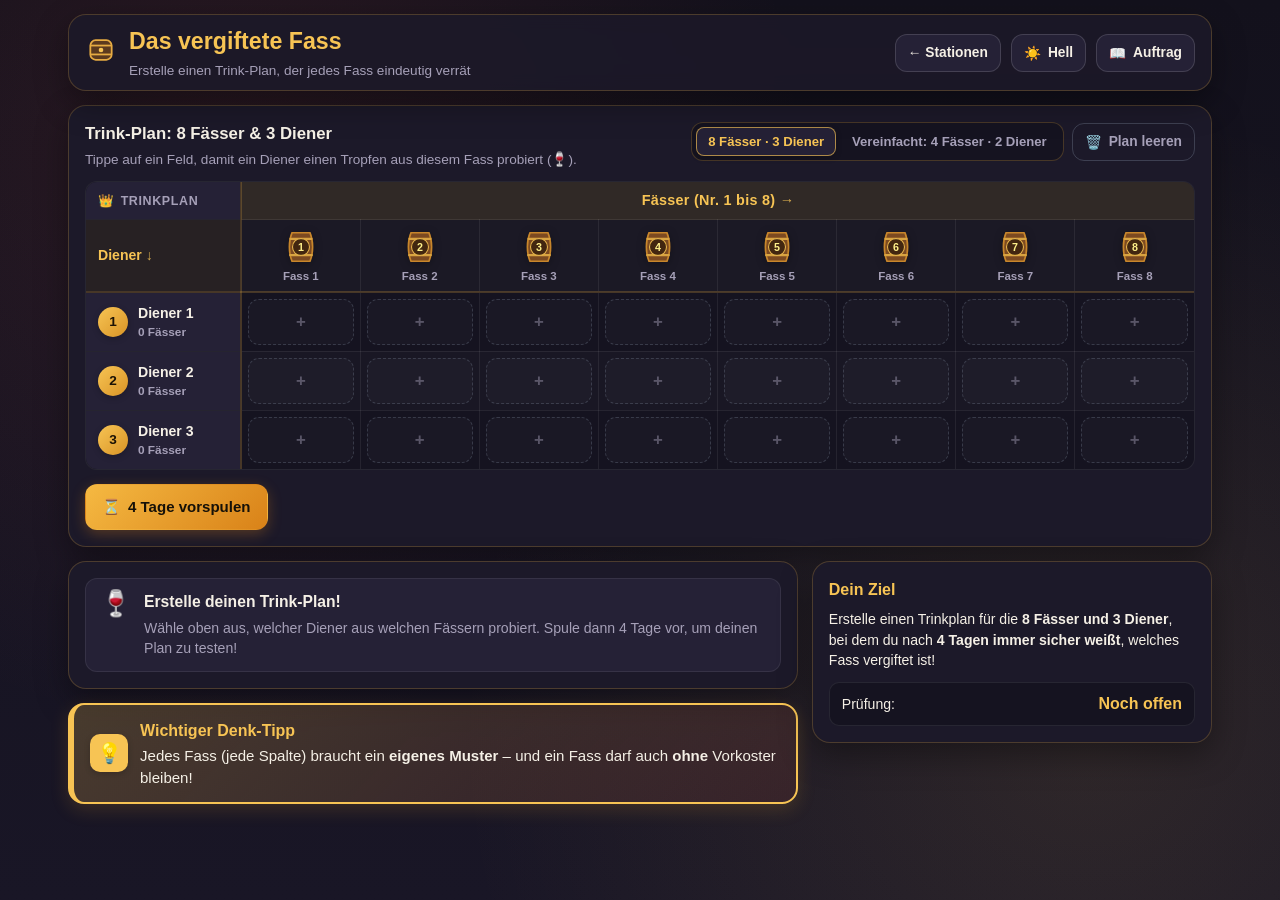
<file: faesser/index.html>
<!DOCTYPE html>
<html lang="de">
<head>
    <meta charset="UTF-8">
    <meta name="viewport" content="width=device-width, initial-scale=1.0, maximum-scale=1.0, user-scalable=no">
    <title>Das vergiftete Fass – Vorkoster-Simulator</title>
    <link rel="stylesheet" href="style.css">
</head>
<body>
    <div class="cellar-glow" aria-hidden="true"></div>

    <div class="app-shell">
        <header class="topbar">
            <div class="brand">
                <div class="brand-icon" aria-hidden="true">
                    <svg viewBox="0 0 36 36" width="32" height="32">
                        <rect x="6" y="7" width="24" height="22" rx="6" fill="#5c3a1e" stroke="#e6ab42" stroke-width="2"/>
                        <line x1="6" y1="13" x2="30" y2="13" stroke="#e6ab42" stroke-width="2"/>
                        <line x1="6" y1="23" x2="30" y2="23" stroke="#e6ab42" stroke-width="2"/>
                        <circle cx="18" cy="18" r="2.6" fill="#f7c454"/>
                    </svg>
                </div>
                <div class="brand-text">
                    <h1>Das vergiftete Fass</h1>
                    <p class="subtitle">Erstelle einen Trink-Plan, der jedes Fass eindeutig verrät</p>
                </div>
            </div>

            <div class="topbar-actions">
                <a href="../index.html" class="btn btn-secondary btn-compact" style="text-decoration:none;">← Stationen</a>
                <button type="button" class="btn btn-secondary btn-compact" id="theme-btn" aria-label="Farbschema wechseln">
                    <span aria-hidden="true">☀️</span> Hell
                </button>
                <button type="button" class="btn btn-secondary btn-compact" id="story-btn">
                    <span aria-hidden="true">📖</span> Auftrag
                </button>
            </div>
        </header>

        <main class="workspace">
            <!-- Trink-Plan-Matrix -->
            <section class="panel matrix-panel" aria-label="Trink-Plan">
                <div class="panel-header">
                    <div>
                        <h2 id="matrix-title">Trink-Plan: 8 Fässer &amp; 3 Diener</h2>
                        <p class="matrix-hint">Tippe auf ein Feld, damit ein Diener einen Tropfen aus diesem Fass probiert (<span aria-hidden="true">🍷</span>).</p>
                    </div>
                    <div class="header-tools">
                        <div class="mode-switch" role="group" aria-label="Variante wählen">
                            <button type="button" class="mode-pill active" id="mode-main-btn" data-mode="main">8 Fässer · 3 Diener</button>
                            <button type="button" class="mode-pill" id="mode-simple-btn" data-mode="simple">Vereinfacht: 4 Fässer · 2 Diener</button>
                        </div>
                        <button type="button" class="btn btn-ghost btn-compact" id="clear-plan-btn">
                            <span aria-hidden="true">🗑️</span> Plan leeren
                        </button>
                    </div>
                </div>

                <div class="table-scroll">
                    <table class="plan-table" id="plan-table">
                        <!-- Per JS erzeugt -->
                    </table>
                </div>

                <div class="actions-bar">
                    <button type="button" class="btn btn-primary" id="simulate-btn">
                        <span aria-hidden="true">⏳</span> 4 Tage vorspulen
                    </button>
                </div>
            </section>

            <!-- Ergebnis-Bereich -->
            <section class="bottom-grid">
                <div class="bottom-left-col">
                    <div class="panel result-panel" aria-live="polite">
                        <div class="result-banner neutral" id="result-banner">
                            <span class="result-icon" id="result-icon">🍷</span>
                            <div class="result-copy">
                                <strong id="result-title">Erstelle deinen Trink-Plan!</strong>
                                <p id="result-desc">
                                    Wähle oben aus, welcher Diener aus welchen Fässern probiert. Spule dann 4 Tage vor, um deinen Plan zu testen!
                                </p>
                            </div>
                        </div>

                        <div class="guess-area hidden" id="guess-area">
                            <div class="guess-header">
                                <h3>Welches Fass war vergiftet?</h3>
                                <span class="day-counter" id="day-counter">Tag 4: Auswertung!</span>
                            </div>
                            <div class="servant-results" id="servant-results"></div>
                            <p class="guess-prompt">Schau in deine Tabelle und tippe auf das passende Fass:</p>
                            <div class="barrel-pick-grid" id="barrel-pick-grid"></div>
                        </div>
                    </div>

                    <div class="tip-box">
                        <span class="tip-icon-badge" aria-hidden="true">💡</span>
                        <div class="tip-content">
                            <strong class="tip-heading">Wichtiger Denk-Tipp</strong>
                            <p>
                                Jedes Fass (jede Spalte) braucht ein <strong>eigenes Muster</strong> – und ein Fass darf auch <strong>ohne</strong> Vorkoster bleiben!
                            </p>
                        </div>
                    </div>
                </div>

                <aside class="panel tip-panel" aria-label="Hilfe und Ziel">
                    <h3>Dein Ziel</h3>
                    <p class="tip-text" id="goal-text">
                        Erstelle einen Trinkplan für die <strong>8 Fässer und 3 Diener</strong>, bei dem du nach <strong>4 Tagen immer sicher weißt</strong>, welches Fass vergiftet ist!
                    </p>
                    <div class="progress-summary" id="progress-summary">
                        <span class="progress-label">Prüfung:</span>
                        <strong id="status-badge">Noch offen</strong>
                    </div>
                </aside>
            </section>
        </main>
    </div>

    <!-- Modal: Auftrag -->
    <div class="modal-backdrop hidden" id="story-modal" role="dialog" aria-modal="true" aria-labelledby="story-modal-title">
        <div class="modal-card">
            <div class="modal-header">
                <h2 id="story-modal-title">👑 Das vergiftete Fass</h2>
                <button type="button" class="icon-close" data-close-modal="story-modal" aria-label="Schließen">✕</button>
            </div>
            <div class="modal-body story-body">
                <p>
                    Ein König feiert in genau <strong>4 Tagen</strong> ein großes Fest. Doch kurz vorher erfährt er, dass
                    <strong>genau eines seiner Weinfässer vergiftet</strong> wurde!
                </p>
                <p>
                    Das Gift wirkt erst <strong>genau 4 Tage</strong> nach dem Trinken – wer auch nur einen winzigen Tropfen probiert,
                    bekommt pünktlich am 4. Tag einen deutlichen Ausschlag (<span aria-hidden="true">🤢</span>).
                </p>
                <blockquote class="king-quest">
                    <strong>Der Trick &amp; dein Auftrag:</strong><br>
                    Ein Diener darf aus <strong>mehreren Fässern</strong> jeweils einen Tropfen probieren!<br>
                    Erstelle für die <strong>8 Fässer und 3 Diener</strong> einen Trinkplan, mit dem du nach 4 Tagen <strong>bei jedem beliebigen Fass</strong> sofort erkennst, welches vergiftet war.
                </blockquote>
                <p class="story-tip">
                    <em>Tipp:</em> Achte darauf, dass jede Fass-Spalte in deinem Plan ein eigenes, unverwechselbares Muster hat!
                </p>
            </div>
            <div class="modal-footer">
                <button type="button" class="btn btn-primary" data-close-modal="story-modal">Los geht’s!</button>
            </div>
        </div>
    </div>

    <script defer src="app.js"></script>
</body>
</html>
</file>
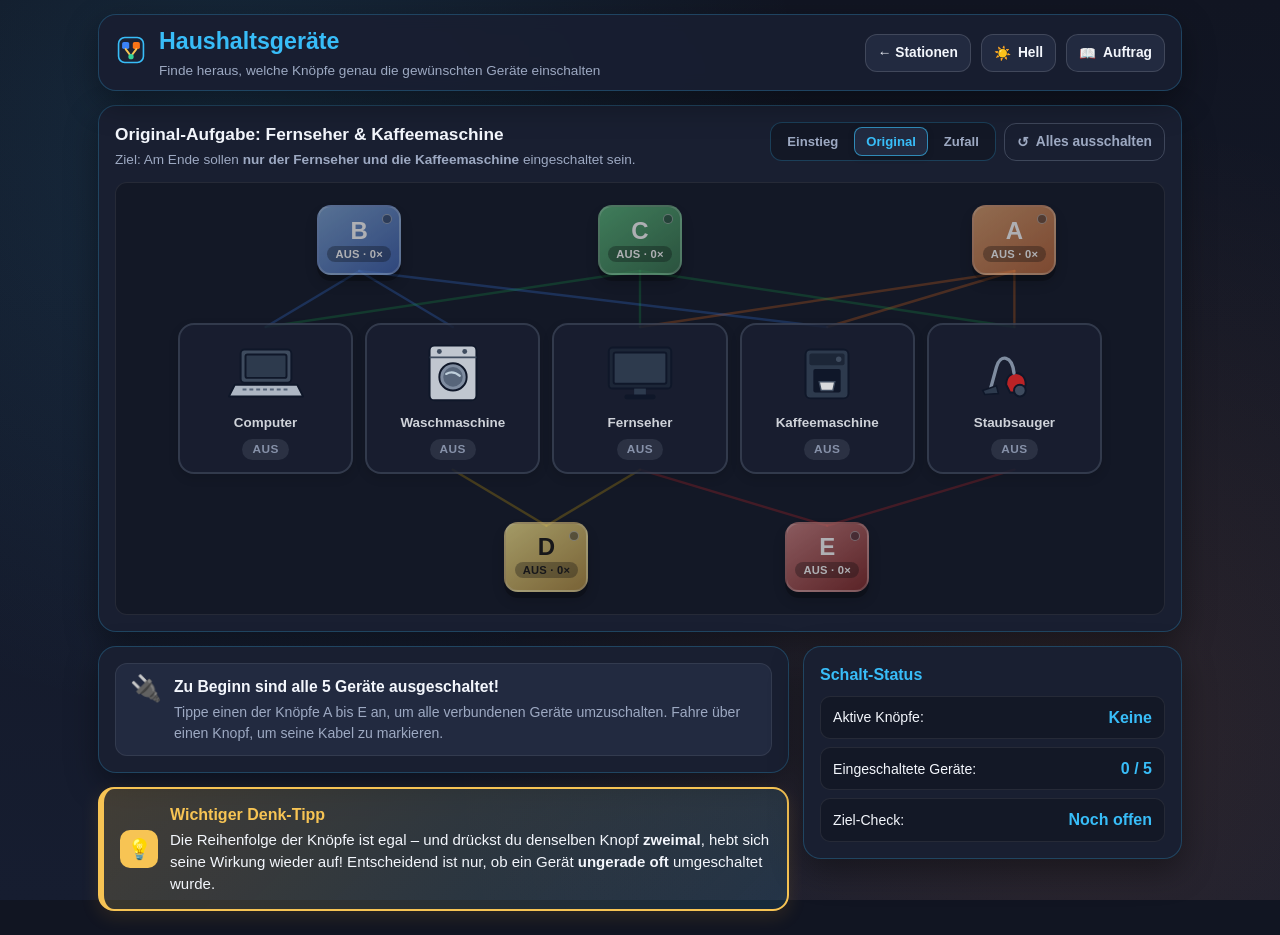
<file: geraete/index.html>
<!DOCTYPE html>
<html lang="de">
<head>
    <meta charset="UTF-8">
    <meta name="viewport" content="width=device-width, initial-scale=1.0, maximum-scale=1.0, user-scalable=no">
    <title>Haushaltsgeräte – Schaltplan-Simulator</title>
    <link rel="stylesheet" href="style.css">
</head>
<body>
    <div class="circuit-glow" aria-hidden="true"></div>

    <div class="app-shell">
        <header class="topbar">
            <div class="brand">
                <div class="brand-icon" aria-hidden="true">
                    <svg viewBox="0 0 36 36" width="32" height="32">
                        <rect x="4" y="4" width="28" height="28" rx="7" fill="#1b2234" stroke="#38bdf8" stroke-width="1.8"/>
                        <rect x="8" y="9" width="8" height="8" rx="2" fill="#3b82f6"/>
                        <rect x="20" y="9" width="8" height="8" rx="2" fill="#f97316"/>
                        <path d="M12 17 L18 25 M24 17 L18 25" stroke="#f7c454" stroke-width="2.2" stroke-linecap="round"/>
                        <circle cx="18" cy="25.5" r="3" fill="#34d399"/>
                    </svg>
                </div>
                <div class="brand-text">
                    <h1>Haushaltsgeräte</h1>
                    <p class="subtitle">Finde heraus, welche Knöpfe genau die gewünschten Geräte einschalten</p>
                </div>
            </div>

            <div class="topbar-actions">
                <a href="../index.html" class="btn btn-secondary btn-compact" style="text-decoration:none;">← Stationen</a>
                <button type="button" class="btn btn-secondary btn-compact" id="theme-btn" aria-label="Farbschema wechseln">
                    <span aria-hidden="true">☀️</span> Hell
                </button>
                <button type="button" class="btn btn-secondary btn-compact" id="story-btn">
                    <span aria-hidden="true">📖</span> Auftrag
                </button>
            </div>
        </header>

        <main class="workspace">
            <section class="panel circuit-panel" aria-label="Schaltplan">
                <div class="panel-header">
                    <div>
                        <h2 id="circuit-title">Original-Aufgabe: Fernseher &amp; Kaffeemaschine</h2>
                        <p class="panel-hint" id="circuit-goal-text">
                            Ziel: Am Ende sollen <strong>nur der Fernseher und die Kaffeemaschine</strong> eingeschaltet sein.
                        </p>
                    </div>
                    <div class="header-tools">
                        <div class="mode-switch" role="group" aria-label="Variante wählen">
                            <button type="button" class="mode-pill" data-mode="intro">Einstieg</button>
                            <button type="button" class="mode-pill active" data-mode="main">Original</button>
                            <button type="button" class="mode-pill" data-mode="random">Zufall</button>
                        </div>
                        <button type="button" class="btn btn-secondary btn-compact hidden" id="new-random-btn">
                            <span aria-hidden="true">🎲</span> Neues Ziel
                        </button>
                        <button type="button" class="btn btn-ghost btn-compact" id="reset-btn">
                            <span aria-hidden="true">↺</span> Alles ausschalten
                        </button>
                    </div>
                </div>

                <!-- Schaltbrett -->
                <div class="circuit-board-scroll">
                    <div class="circuit-board" id="circuit-board">
                        <svg class="wiring-svg" id="wiring-svg" aria-hidden="true"></svg>

                        <!-- Obere Knöpfe: B, C, A (genau wie in der Vorlage) -->
                        <div class="switch-row top-switches">
                            <button type="button" class="switch-btn sw-B" data-switch="B" style="grid-column: 1 / span 2;">
                                <span class="sw-led" aria-hidden="true"></span>
                                <span class="sw-letter">B</span>
                                <span class="sw-count" id="count-B">AUS · 0×</span>
                            </button>
                            <button type="button" class="switch-btn sw-C" data-switch="C" style="grid-column: 3;">
                                <span class="sw-led" aria-hidden="true"></span>
                                <span class="sw-letter">C</span>
                                <span class="sw-count" id="count-C">AUS · 0×</span>
                            </button>
                            <button type="button" class="switch-btn sw-A" data-switch="A" style="grid-column: 5;">
                                <span class="sw-led" aria-hidden="true"></span>
                                <span class="sw-letter">A</span>
                                <span class="sw-count" id="count-A">AUS · 0×</span>
                            </button>
                        </div>

                        <!-- 5 Haushaltsgeräte -->
                        <div class="devices-row" id="devices-row">
                            <!-- Per JS befüllt -->
                        </div>

                        <!-- Untere Knöpfe: D, E -->
                        <div class="switch-row bottom-switches">
                            <button type="button" class="switch-btn sw-D" data-switch="D" style="grid-column: 2 / span 2;">
                                <span class="sw-led" aria-hidden="true"></span>
                                <span class="sw-letter">D</span>
                                <span class="sw-count" id="count-D">AUS · 0×</span>
                            </button>
                            <button type="button" class="switch-btn sw-E" data-switch="E" style="grid-column: 4;">
                                <span class="sw-led" aria-hidden="true"></span>
                                <span class="sw-letter">E</span>
                                <span class="sw-count" id="count-E">AUS · 0×</span>
                            </button>
                        </div>
                    </div>
                </div>
            </section>

            <section class="bottom-grid">
                <div class="bottom-left-col">
                    <div class="panel result-panel" aria-live="polite">
                        <div class="result-banner neutral" id="result-banner">
                            <span class="result-icon" id="result-icon">🔌</span>
                            <div class="result-copy">
                                <strong id="result-title">Zu Beginn sind alle 5 Geräte ausgeschaltet!</strong>
                                <p id="result-desc">
                                    Tippe einen der Knöpfe A bis E an, um alle verbundenen Geräte umzuschalten. Fahre über einen Knopf, um seine Kabel zu markieren.
                                </p>
                            </div>
                        </div>
                    </div>

                    <div class="tip-box">
                        <span class="tip-icon-badge" aria-hidden="true">💡</span>
                        <div class="tip-content">
                            <strong class="tip-heading">Wichtiger Denk-Tipp</strong>
                            <p>
                                Die Reihenfolge der Knöpfe ist egal – und drückst du denselben Knopf <strong>zweimal</strong>, hebt sich seine Wirkung wieder auf! Entscheidend ist nur, ob ein Gerät <strong>ungerade oft</strong> umgeschaltet wurde.
                            </p>
                        </div>
                    </div>
                </div>

                <aside class="panel tip-panel" aria-label="Schalt-Übersicht">
                    <h3>Schalt-Status</h3>
                    <div class="stats-stack">
                        <div class="progress-summary">
                            <span class="progress-label">Aktive Knöpfe:</span>
                            <strong id="active-switches">Keine</strong>
                        </div>
                        <div class="progress-summary">
                            <span class="progress-label">Eingeschaltete Geräte:</span>
                            <strong id="on-count">0 / 5</strong>
                        </div>
                        <div class="progress-summary">
                            <span class="progress-label">Ziel-Check:</span>
                            <strong id="status-badge">Noch offen</strong>
                        </div>
                    </div>
                </aside>
            </section>
        </main>
    </div>

    <!-- Modal: Auftrag -->
    <div class="modal-backdrop hidden" id="story-modal" role="dialog" aria-modal="true" aria-labelledby="story-modal-title">
        <div class="modal-card">
            <div class="modal-header">
                <h2 id="story-modal-title">🔌 Haushaltsgeräte</h2>
                <button type="button" class="icon-close" data-close-modal="story-modal" aria-label="Schließen">✕</button>
            </div>
            <div class="modal-body story-body">
                <p>
                    Im Haus von Biber Bruno gibt es fünf elektrische Geräte (<strong>Computer, Waschmaschine, Fernseher, Kaffeemaschine, Staubsauger</strong>) und fünf Knöpfe (<strong>A, B, C, D, E</strong>).
                </p>
                <p>
                    Jeder Knopf ist mit mehreren Geräten gleichzeitig verkabelt. Jedes Mal, wenn man einen Knopf drückt, schaltet er alle verbundenen Geräte um:
                    Ausgeschaltete werden eingeschaltet – und eingeschaltete werden wieder ausgeschaltet!
                </p>
                <blockquote class="quest-box">
                    <strong>Beispiel &amp; dein Auftrag:</strong><br>
                    Zu Beginn sind alle Geräte aus. Drückt man z. B. <strong>A, C und E</strong>, wird der Staubsauger zuerst ein-, dann aus- und wieder eingeschaltet.<br>
                    <strong>Ziel:</strong> Welche Knöpfe muss Bruno drücken, damit am Ende <strong>nur der Fernseher und die Kaffeemaschine</strong> eingeschaltet sind?
                </blockquote>
                <p class="story-tip">
                    <em>Hinweis:</em> Probiere verschiedene Kombinationen aus und beobachte genau, welche Geräte jeweils ein- und ausgeschaltet werden.
                </p>
            </div>
            <div class="modal-footer">
                <button type="button" class="btn btn-primary" data-close-modal="story-modal">Los geht’s!</button>
            </div>
        </div>
    </div>

    <script defer src="app.js"></script>
</body>
</html>
</file>
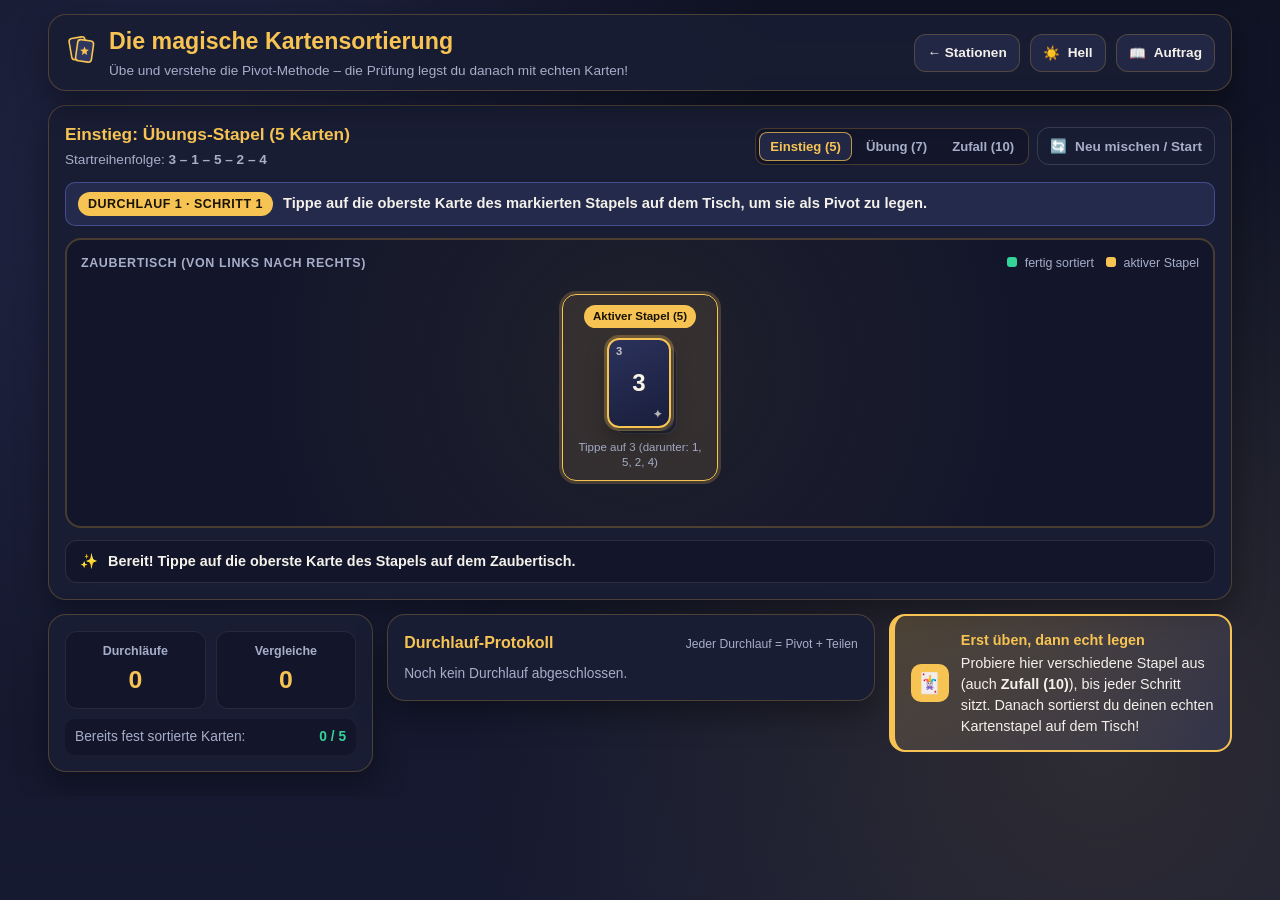
<file: karten/index.html>
<!DOCTYPE html>
<html lang="de">
<head>
    <meta charset="UTF-8">
    <meta name="viewport" content="width=device-width, initial-scale=1.0, maximum-scale=1.0, user-scalable=no">
    <title>Die magische Kartensortierung – Pivot-Simulator</title>
    <link rel="stylesheet" href="style.css">
</head>
<body>
    <div class="magic-glow" aria-hidden="true"></div>

    <div class="app-shell">
        <header class="topbar">
            <div class="brand">
                <div class="brand-icon" aria-hidden="true">
                    <svg viewBox="0 0 36 36" width="32" height="32">
                        <rect x="6" y="4" width="18" height="24" rx="3.5" fill="#232946" stroke="#f7c454" stroke-width="1.8" transform="rotate(-10 15 16)"/>
                        <rect x="13" y="7" width="18" height="24" rx="3.5" fill="#2f3761" stroke="#f7c454" stroke-width="1.8" transform="rotate(8 22 19)"/>
                        <path d="M22 14 L23.4 17.4 L27 17.8 L24.2 20.1 L25 23.6 L22 21.7 L19 23.6 L19.8 20.1 L17 17.8 L20.6 17.4 Z" fill="#f7c454"/>
                    </svg>
                </div>
                <div class="brand-text">
                    <h1>Die magische Kartensortierung</h1>
                    <p class="subtitle">Übe und verstehe die Pivot-Methode – die Prüfung legst du danach mit echten Karten!</p>
                </div>
            </div>

            <div class="topbar-actions">
                <a href="../index.html" class="btn btn-secondary btn-compact" style="text-decoration:none;">← Stationen</a>
                <button type="button" class="btn btn-secondary btn-compact" id="theme-btn" aria-label="Farbschema wechseln">
                    <span aria-hidden="true">☀️</span> Hell
                </button>
                <button type="button" class="btn btn-secondary btn-compact" id="story-btn">
                    <span aria-hidden="true">📖</span> Auftrag
                </button>
            </div>
        </header>

        <main class="workspace">
            <!-- Linke Hauptfläche: Ein einziger Zaubertisch -->
            <section class="workbench-panel" aria-label="Zaubertisch">
                <div class="panel-header">
                    <div>
                        <h2 id="board-title">Einstieg: Übungs-Stapel (5 Karten)</h2>
                        <p class="board-hint" id="board-hint">
                            Startreihenfolge: <strong>3 – 1 – 5 – 2 – 4</strong>
                        </p>
                    </div>
                    <div class="header-tools">
                        <div class="mode-switch" role="group" aria-label="Übungs-Stapel wählen">
                            <button type="button" class="mode-pill active" data-mode="simple5">Einstieg (5)</button>
                            <button type="button" class="mode-pill" data-mode="medium7">Übung (7)</button>
                            <button type="button" class="mode-pill" data-mode="random10">Zufall (10)</button>
                        </div>
                        <button type="button" class="btn btn-ghost btn-compact" id="reset-btn">
                            <span aria-hidden="true">🔄</span> Neu mischen / Start
                        </button>
                    </div>
                </div>

                <!-- Aktueller Schritt-Hinweis direkt über dem Tisch -->
                <div class="step-banner" id="step-banner">
                    <span class="step-badge" id="step-badge">Durchlauf 1 · Schritt 1</span>
                    <span class="step-instruction" id="step-instruction">
                        Tippe auf die oberste Karte des markierten Stapels auf dem Tisch, um sie als Pivot zu legen.
                    </span>
                </div>

                <!-- Der eine Zaubertisch: hier liegen die Stapel & werden direkt an Ort und Stelle bearbeitet -->
                <div class="table-surface" id="table-surface">
                    <div class="table-header-row">
                        <span class="table-label">Zaubertisch (von links nach rechts)</span>
                        <span class="table-legend">
                            <span><span class="legend-dot done"></span> fertig sortiert</span>
                            <span><span class="legend-dot active"></span> aktiver Stapel</span>
                        </span>
                    </div>

                    <div class="magic-table" id="magic-table" aria-label="Kartenstapel auf dem Tisch"></div>

                    <!-- Abschluss-Bereich nach erfolgreichem Durchspielen -->
                    <div class="complete-stage hidden" id="complete-stage">
                        <div class="complete-icon" aria-hidden="true">🪄</div>
                        <h3>Übungs-Stapel sortiert – Verfahren gemeistert!</h3>
                        <p id="complete-summary">
                            Jeder Stapel besteht nur noch aus einer einzelnen Karte.
                        </p>
                        <div class="quiz-box" id="quiz-box">
                            <p class="quiz-question">
                                <strong>Kurzer Check:</strong> Wie viele Durchläufe hat dieser Übungs-Stapel gebraucht?
                            </p>
                            <div class="quiz-input-row">
                                <input type="number" id="quiz-answer-input" min="1" max="30" inputmode="numeric" placeholder="Anzahl">
                                <button type="button" class="btn btn-primary" id="quiz-check-btn">Prüfen</button>
                            </div>
                            <p class="quiz-feedback" id="quiz-feedback" aria-live="polite"></p>
                            <p class="exam-ready-hint">
                                Alles klar verstanden? Dann leg die eigentliche Prüfung jetzt mit den <strong>echten Karten</strong> auf deinem Tisch!
                            </p>
                        </div>
                    </div>
                </div>

                <div class="feedback-bar neutral" id="feedback-bar" aria-live="polite">
                    <span class="fb-icon" id="fb-icon">✨</span>
                    <span class="fb-text" id="fb-text">Bereit! Nimm die oberste Karte vom Stapel als ersten Pivot.</span>
                </div>
            </section>

            <!-- Rechte Spalte: Zähler, Protokoll & Tipp -->
            <aside class="side-panel" aria-label="Durchläufe und Protokoll">
                <div class="panel stats-panel">
                    <div class="stat-row">
                        <div class="stat-box">
                            <span class="stat-label">Durchläufe</span>
                            <strong class="stat-value" id="pass-count">0</strong>
                        </div>
                        <div class="stat-box">
                            <span class="stat-label">Vergleiche</span>
                            <strong class="stat-value" id="compare-count">0</strong>
                        </div>
                    </div>
                    <div class="progress-line">
                        <span>Bereits fest sortierte Karten:</span>
                        <strong id="sorted-progress">0 / 10</strong>
                    </div>
                </div>

                <div class="panel log-panel">
                    <div class="log-head">
                        <h3>Durchlauf-Protokoll</h3>
                        <span class="log-sub">Jeder Durchlauf = Pivot + Teilen</span>
                    </div>
                    <div class="log-list" id="log-list">
                        <p class="log-empty">Noch kein Durchlauf abgeschlossen.</p>
                    </div>
                </div>

                <div class="tip-box">
                    <span class="tip-icon-badge" aria-hidden="true">🃏</span>
                    <div class="tip-content">
                        <strong class="tip-heading">Erst üben, dann echt legen</strong>
                        <p>
                            Probiere hier verschiedene Stapel aus (auch <strong>Zufall (10)</strong>), bis jeder Schritt sitzt. Danach sortierst du deinen echten Kartenstapel auf dem Tisch!
                        </p>
                    </div>
                </div>
            </aside>
        </main>
    </div>

    <!-- Modal: Auftrag -->
    <div class="modal-backdrop hidden" id="story-modal" role="dialog" aria-modal="true" aria-labelledby="story-modal-title">
        <div class="modal-card">
            <div class="modal-header">
                <h2 id="story-modal-title">🪄 Die magische Kartensortierung</h2>
                <button type="button" class="icon-close" data-close-modal="story-modal" aria-label="Schließen">✕</button>
            </div>
            <div class="modal-body story-body">
                <p>
                    Ihr seid Zauberlehrlinge und wollt die schnelle <strong>Pivot-Methode</strong> meistern, um durcheinandergeratene Zahlenkarten zu sortieren.
                </p>
                <blockquote class="quest-quote">
                    <strong>Die Pivot-Methode in 4 Schritten:</strong><br>
                    1. <strong>Pivot wählen:</strong> Die oberste Karte kommt offen in die Mitte.<br>
                    2. <strong>Teilen:</strong> Kleinere Karten wandern nach <em>links</em>, größere nach <em>rechts</em>.<br>
                    3. <strong>Wiederholen:</strong> Nimm dir immer zuerst den linken Stapel vor, danach den rechten.<br>
                    4. <strong>Ende:</strong> Wenn jeder Stapel nur noch aus 1 Karte besteht, ist alles sortiert!
                </blockquote>
                <p class="story-tip">
                    <strong>So arbeitest du hier:</strong> Übe und verstehe das Verfahren an den Beispiel- und Zufallsstapeln im Simulator. Sobald du sicher bist, legst du die eigentliche Prüfung mit den <strong>echten Karten</strong> auf deinem Tisch und zählst die Durchläufe!
                </p>
            </div>
            <div class="modal-footer">
                <button type="button" class="btn btn-primary" data-close-modal="story-modal">Zaubertisch öffnen</button>
            </div>
        </div>
    </div>

    <script defer src="app.js"></script>
</body>
</html>
</file>
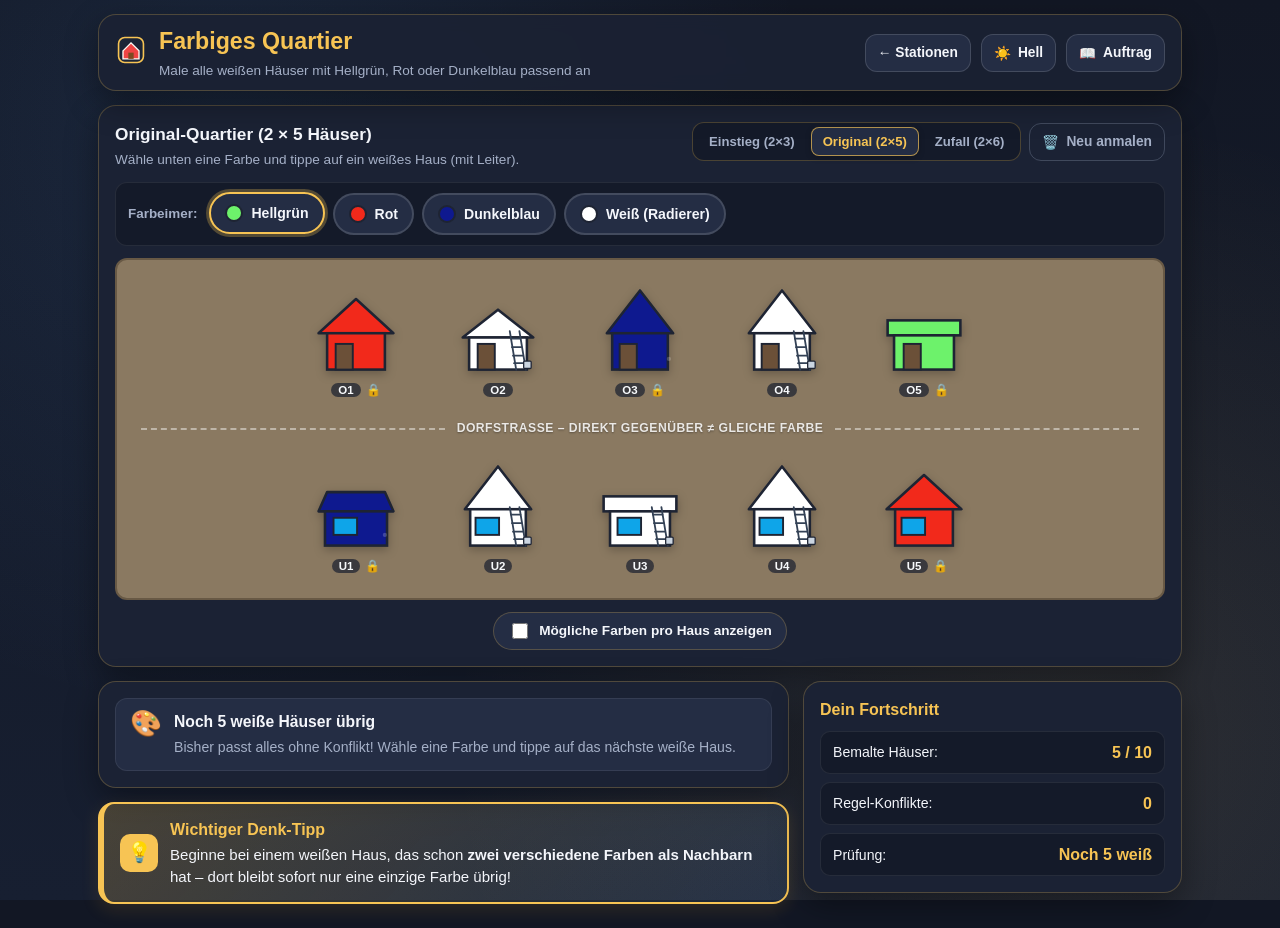
<file: quartier/index.html>
<!DOCTYPE html>
<html lang="de">
<head>
    <meta charset="UTF-8">
    <meta name="viewport" content="width=device-width, initial-scale=1.0, maximum-scale=1.0, user-scalable=no">
    <title>Farbiges Quartier – Straßen-Färber-Simulator</title>
    <link rel="stylesheet" href="style.css">
</head>
<body>
    <div class="street-glow" aria-hidden="true"></div>

    <div class="app-shell">
        <header class="topbar">
            <div class="brand">
                <div class="brand-icon" aria-hidden="true">
                    <svg viewBox="0 0 36 36" width="32" height="32">
                        <rect x="4" y="4" width="28" height="28" rx="7" fill="#1b2436" stroke="#f7c454" stroke-width="1.8"/>
                        <path d="M9 19 L18 10 L27 19 V28 H9 Z" fill="#ef4444" stroke="#fffdf8" stroke-width="1.5"/>
                        <rect x="15" y="21" width="6" height="7" fill="#7c4a21"/>
                    </svg>
                </div>
                <div class="brand-text">
                    <h1>Farbiges Quartier</h1>
                    <p class="subtitle">Male alle weißen Häuser mit Hellgrün, Rot oder Dunkelblau passend an</p>
                </div>
            </div>

            <div class="topbar-actions">
                <a href="../index.html" class="btn btn-secondary btn-compact" style="text-decoration:none;">← Stationen</a>
                <button type="button" class="btn btn-secondary btn-compact" id="theme-btn" aria-label="Farbschema wechseln">
                    <span aria-hidden="true">☀️</span> Hell
                </button>
                <button type="button" class="btn btn-secondary btn-compact" id="story-btn">
                    <span aria-hidden="true">📖</span> Auftrag
                </button>
            </div>
        </header>

        <main class="workspace">
            <section class="panel street-panel" aria-label="Quartier-Straße">
                <div class="panel-header">
                    <div>
                        <h2 id="street-title">Original-Quartier (2 × 5 Häuser)</h2>
                        <p class="panel-hint">
                            Wähle unten eine Farbe und tippe auf ein weißes Haus (mit Leiter).
                        </p>
                    </div>
                    <div class="header-tools">
                        <div class="mode-switch" role="group" aria-label="Variante wählen">
                            <button type="button" class="mode-pill" data-mode="intro">Einstieg (2×3)</button>
                            <button type="button" class="mode-pill active" data-mode="main">Original (2×5)</button>
                            <button type="button" class="mode-pill" data-mode="random">Zufall (2×6)</button>
                        </div>
                        <button type="button" class="btn btn-secondary btn-compact hidden" id="new-random-btn">
                            <span aria-hidden="true">🎲</span> Neue Straße
                        </button>
                        <button type="button" class="btn btn-ghost btn-compact" id="clear-btn">
                            <span aria-hidden="true">🗑️</span> Neu anmalen
                        </button>
                    </div>
                </div>

                <!-- Farbpalette -->
                <div class="palette-bar" role="group" aria-label="Farbeimer wählen">
                    <span class="palette-label">Farbeimer:</span>
                    <button type="button" class="paint-btn active" data-color="green">
                        <span class="paint-swatch green"></span> Hellgrün
                    </button>
                    <button type="button" class="paint-btn" data-color="red">
                        <span class="paint-swatch red"></span> Rot
                    </button>
                    <button type="button" class="paint-btn" data-color="blue">
                        <span class="paint-swatch blue"></span> Dunkelblau
                    </button>
                    <button type="button" class="paint-btn" data-color="white">
                        <span class="paint-swatch white"></span> Weiß (Radierer)
                    </button>
                </div>

                <!-- Straße mit 2 Häuserreihen -->
                <div class="street-stage-scroll">
                    <div class="street-stage" id="street-stage">
                        <div class="house-row" id="row-top" aria-label="Obere Straßenseite"></div>
                        <div class="road-strip" aria-hidden="true">
                            <span class="road-line"></span>
                            <span class="road-label">Dorfstraße – direkt gegenüber ≠ gleiche Farbe</span>
                            <span class="road-line"></span>
                        </div>
                        <div class="house-row" id="row-bottom" aria-label="Untere Straßenseite"></div>
                        <svg class="conflict-overlay" id="conflict-overlay" aria-hidden="true"></svg>
                    </div>
                </div>

                <div class="street-actions">
                    <label class="toggle-chip">
                        <input type="checkbox" id="toggle-candidates">
                        <span>Mögliche Farben pro Haus anzeigen</span>
                    </label>
                </div>
            </section>

            <section class="bottom-grid">
                <div class="bottom-left-col">
                    <div class="panel result-panel" aria-live="polite">
                        <div class="result-banner neutral" id="result-banner">
                            <span class="result-icon" id="result-icon">🎨</span>
                            <div class="result-copy">
                                <strong id="result-title">Male die weißen Häuser an!</strong>
                                <p id="result-desc">
                                    Weder zwei Häuser direkt nebeneinander noch zwei Häuser direkt gegenüber dürfen dieselbe Farbe bekommen.
                                </p>
                            </div>
                        </div>
                    </div>

                    <div class="tip-box">
                        <span class="tip-icon-badge" aria-hidden="true">💡</span>
                        <div class="tip-content">
                            <strong class="tip-heading">Wichtiger Denk-Tipp</strong>
                            <p>
                                Beginne bei einem weißen Haus, das schon <strong>zwei verschiedene Farben als Nachbarn</strong> hat – dort bleibt sofort nur eine einzige Farbe übrig!
                            </p>
                        </div>
                    </div>
                </div>

                <aside class="panel tip-panel" aria-label="Fortschritt und Prüfung">
                    <h3>Dein Fortschritt</h3>
                    <div class="stats-stack">
                        <div class="progress-summary">
                            <span class="progress-label">Bemalte Häuser:</span>
                            <strong id="painted-count">0 / 6</strong>
                        </div>
                        <div class="progress-summary">
                            <span class="progress-label">Regel-Konflikte:</span>
                            <strong id="conflict-count">0</strong>
                        </div>
                        <div class="progress-summary">
                            <span class="progress-label">Prüfung:</span>
                            <strong id="status-badge">Noch offen</strong>
                        </div>
                    </div>
                </aside>
            </section>
        </main>
    </div>

    <!-- Modal: Auftrag -->
    <div class="modal-backdrop hidden" id="story-modal" role="dialog" aria-modal="true" aria-labelledby="story-modal-title">
        <div class="modal-card">
            <div class="modal-header">
                <h2 id="story-modal-title">🏘️ Farbiges Quartier</h2>
                <button type="button" class="icon-close" data-close-modal="story-modal" aria-label="Schließen">✕</button>
            </div>
            <div class="modal-body story-body">
                <p>
                    Die Anwohner einer Straße wollen ihre weißen Häuser farbig anmalen. Jedes Haus soll eine von drei Farben bekommen:
                    <strong>Hellgrün</strong>, <strong>Rot</strong> oder <strong>Dunkelblau</strong>.
                </p>
                <p>
                    Einige Anwohner haben ihre Häuser bereits angemalt (sie tragen ein kleines Schloss 🔒). Damit die Straße schön bunt bleibt, gelten zwei Regeln:
                </p>
                <blockquote class="quest-box">
                    <strong>Regeln &amp; dein Auftrag:</strong><br>
                    • Zwei <strong>direkt nebeneinander</strong> stehende Häuser dürfen nicht dieselbe Farbe haben.<br>
                    • Zwei Häuser, die sich auf der Straße <strong>direkt gegenüber</strong> stehen, dürfen nicht dieselbe Farbe haben.<br>
                    <strong>Ziel:</strong> Finde für alle übrigen weißen Häuser passende Farben!
                </blockquote>
                <p class="story-tip">
                    <em>Tipp:</em> Falls du festhängst, schalte unten <em>„Mögliche Farben pro Haus anzeigen“</em> ein – dann siehst du sofort, wo es nur noch eine Möglichkeit gibt.
                </p>
            </div>
            <div class="modal-footer">
                <button type="button" class="btn btn-primary" data-close-modal="story-modal">Los geht’s!</button>
            </div>
        </div>
    </div>

    <script defer src="app.js"></script>
</body>
</html>
</file>
<file: style.css>
@font-face {
    font-family: "MeineHandschrift";
    src: url("fonts/MeineHandschrift.ttf") format("truetype");
    font-weight: normal;
    font-style: normal;
    font-display: swap;
}

:root {
    --paper: #f6f1e4;
    --paper-card: #fffdf8;
    --grid-line: rgba(65, 108, 168, 0.13);
    --margin-line: rgba(204, 78, 72, 0.28);
    --ink: #222938;
    --ink-soft: #4e586d;
    --amber: #e29d2c;
}

*, *::before, *::after {
    box-sizing: border-box;
    -webkit-tap-highlight-color: transparent;
}

html, body {
    margin: 0;
    padding: 0;
    min-height: 100%;
    color: var(--ink);
    font-family: -apple-system, BlinkMacSystemFont, "Segoe UI", Roboto, Helvetica, Arial, sans-serif;
    line-height: 1.5;
    background-color: var(--paper);
    background-image:
        linear-gradient(to right, var(--grid-line) 1px, transparent 1px),
        linear-gradient(to bottom, var(--grid-line) 1px, transparent 1px);
    background-size: 28px 28px;
}

.notebook-margin {
    position: fixed;
    top: 0;
    bottom: 0;
    left: max(22px, calc(50% - 540px));
    width: 2px;
    background: var(--margin-line);
    pointer-events: none;
    z-index: 0;
}

.page-wrap {
    position: relative;
    z-index: 1;
    max-width: 1020px;
    margin: 0 auto;
    padding: 28px 22px 36px 38px;
}

/* Header */
.hero {
    margin-bottom: 24px;
}

.hero-meta {
    display: flex;
    flex-wrap: wrap;
    align-items: center;
    gap: 10px;
    margin-bottom: 8px;
}

.class-stamp {
    display: inline-block;
    padding: 3px 12px;
    background: #ffefc7;
    border: 2px solid var(--ink);
    border-radius: 999px;
    font-weight: 800;
    font-size: 0.85rem;
    box-shadow: 2px 2px 0 var(--ink);
    transform: rotate(-1.2deg);
}

.topic-note {
    font-family: "MeineHandschrift", cursive, sans-serif;
    font-size: 1.45rem;
    color: var(--ink-soft);
}

.hand-title {
    margin: 2px 0 10px;
    font-family: "MeineHandschrift", cursive, sans-serif;
    font-weight: normal;
    font-size: clamp(2.4rem, 5.2vw, 3.5rem);
    line-height: 1.08;
    color: var(--ink);
    position: relative;
    display: inline-block;
}

.title-highlight {
    position: relative;
    z-index: 1;
}

.underline-stroke {
    position: absolute;
    left: -2px;
    bottom: -4px;
    width: 175px;
    height: 14px;
    pointer-events: none;
}

.hero-intro {
    margin: 6px 0 0;
    max-width: 68ch;
    font-size: 0.98rem;
    color: var(--ink-soft);
}

/* Stationen-Kacheln */
.stations-grid {
    display: grid;
    grid-template-columns: repeat(2, minmax(0, 1fr));
    gap: 20px;
}

.station-card {
    position: relative;
    display: flex;
    flex-direction: column;
    justify-content: space-between;
    gap: 14px;
    padding: 18px 18px 16px;
    background: var(--paper-card);
    border: 2.2px solid var(--ink);
    border-radius: 16px;
    text-decoration: none;
    color: inherit;
    box-shadow: 5px 6px 0 var(--ink);
    transition: transform 0.14s ease, box-shadow 0.14s ease;
    touch-action: manipulation;
}

.station-card:hover,
.station-card:focus-visible {
    transform: translate(-2px, -3px);
    box-shadow: 7px 9px 0 var(--ink);
    outline: none;
}

.station-card:active {
    transform: translate(2px, 2px);
    box-shadow: 2px 3px 0 var(--ink);
}

/* Dezente Farbakzente oben an jeder Karte */
.station-card::before {
    content: "";
    position: absolute;
    top: 0;
    left: 16px;
    right: 16px;
    height: 6px;
    border-radius: 0 0 6px 6px;
}

.card-cards::before { background: #3b5bdb; }
.card-astro::before { background: #1c7ed6; }
.card-forge::before { background: #d97706; }
.card-barrel::before { background: #c84b31; }
.card-garden::before { background: #2f9e44; }
.card-street::before { background: #e8590c; }
.card-circuit::before { background: #0284c7; }

.card-top {
    display: flex;
    justify-content: space-between;
    align-items: baseline;
    gap: 10px;
    margin-top: 4px;
}

.station-tag {
    font-size: 0.78rem;
    font-weight: 800;
    text-transform: uppercase;
    letter-spacing: 0.06em;
    padding: 3px 10px;
    border-radius: 7px;
    border: 1.5px solid var(--ink);
    background: #f3efe3;
}

.card-cards .station-tag { background: #e8eeff; }
.card-astro .station-tag { background: #e3f2fd; }
.card-forge .station-tag { background: #fff3d6; }
.card-barrel .station-tag { background: #fde9e4; }
.card-garden .station-tag { background: #e6f7ea; }
.card-street .station-tag { background: #fff0e3; }
.card-circuit .station-tag { background: #e0f2fe; }

.scribble-note {
    font-family: "MeineHandschrift", cursive, sans-serif;
    font-size: 1.28rem;
    line-height: 1;
    color: var(--ink-soft);
    transform: rotate(-1.5deg);
}

.card-body {
    display: flex;
    align-items: center;
    gap: 14px;
}

.card-illus {
    flex-shrink: 0;
    width: 108px;
    height: 88px;
    border-radius: 12px;
    border: 1.5px dashed rgba(34, 41, 56, 0.22);
    background: #faf6eb;
    display: flex;
    align-items: center;
    justify-content: center;
}

.card-text {
    min-width: 0;
}

.hand-card-title {
    margin: 0 0 6px;
    font-family: "MeineHandschrift", cursive, sans-serif;
    font-weight: normal;
    font-size: 1.95rem;
    line-height: 1.05;
    color: var(--ink);
}

.card-desc {
    margin: 0;
    font-size: 0.9rem;
    color: var(--ink-soft);
}

.card-footer {
    display: flex;
    justify-content: space-between;
    align-items: center;
    padding-top: 10px;
    border-top: 1.5px dashed rgba(34, 41, 56, 0.2);
}

.kind-pill {
    font-size: 0.8rem;
    font-weight: 700;
    color: var(--ink-soft);
}

.open-link {
    font-weight: 800;
    font-size: 0.92rem;
    padding: 5px 12px;
    border-radius: 9px;
    border: 1.8px solid var(--ink);
    background: #ffefc7;
    color: var(--ink);
}

.station-card:hover .open-link {
    background: #f7c454;
}

.page-footer {
    margin-top: 24px;
    padding: 12px 14px;
    border-radius: 12px;
    background: rgba(255, 253, 248, 0.78);
    border: 1.5px solid rgba(34, 41, 56, 0.18);
    font-size: 0.88rem;
    color: var(--ink-soft);
    text-align: center;
}

@media (max-width: 820px) {
    .stations-grid {
        grid-template-columns: 1fr;
    }

    .notebook-margin {
        display: none;
    }

    .page-wrap {
        padding: 20px 16px 28px;
    }
}

@media (max-width: 480px) {
    .card-body {
        flex-direction: column;
        align-items: flex-start;
    }

    .card-illus {
        width: 100%;
    }
}
</file>
<file: astronom/style.css>
:root {
    --bg-deep: #0d1424;
    --bg-panel: #151f36;
    --bg-card: #1d2b49;
    --bg-slot: #10182b;
    --border-subtle: rgba(147, 197, 253, 0.24);
    --border-strong: rgba(247, 196, 84, 0.72);

    --text-main: #f3f6fc;
    --text-muted: #9fb0d0;

    --gold-bright: #f7c454;
    --gold-mid: #d99426;
    --sky: #60a5fa;
    --success: #34d399;
    --danger: #f87171;

    --radius-lg: 18px;
    --radius-md: 12px;
    --shadow-card: 0 12px 32px rgba(0, 0, 0, 0.38);
}

:root[data-theme="light"] {
    --bg-deep: #eff4fb;
    --bg-panel: #ffffff;
    --bg-card: #f3f7fd;
    --bg-slot: #e4ecf8;
    --border-subtle: rgba(37, 99, 235, 0.22);
    --border-strong: rgba(180, 114, 18, 0.68);

    --text-main: #172136;
    --text-muted: #52627f;

    --gold-bright: #b4690e;
    --gold-mid: #9a5508;
    --sky: #2563eb;
    --success: #0d8a5e;
    --danger: #c83232;

    --shadow-card: 0 10px 26px rgba(20, 40, 80, 0.09);
}

*, *::before, *::after {
    box-sizing: border-box;
    -webkit-tap-highlight-color: transparent;
}

html, body {
    margin: 0;
    padding: 0;
    min-height: 100%;
    background-color: var(--bg-deep);
    color: var(--text-main);
    font-family: -apple-system, BlinkMacSystemFont, "Segoe UI", Roboto, Helvetica, Arial, sans-serif;
    line-height: 1.45;
    overflow-x: hidden;
}

.astro-glow {
    position: fixed;
    inset: 0;
    pointer-events: none;
    background:
        radial-gradient(circle at 18% 15%, rgba(96, 165, 250, 0.14), transparent 45%),
        radial-gradient(circle at 86% 84%, rgba(247, 196, 84, 0.11), transparent 48%),
        linear-gradient(180deg, #0d1424 0%, #131d33 100%);
    z-index: 0;
}

:root[data-theme="light"] .astro-glow {
    background:
        radial-gradient(circle at 18% 15%, rgba(37, 99, 235, 0.09), transparent 46%),
        radial-gradient(circle at 86% 84%, rgba(217, 148, 38, 0.11), transparent 48%),
        linear-gradient(180deg, #f2f6fc 0%, #e4ecf8 100%);
}

.app-shell {
    position: relative;
    z-index: 1;
    max-width: 1220px;
    margin: 0 auto;
    padding: 14px 18px 24px;
    display: flex;
    flex-direction: column;
    gap: 14px;
}

.topbar {
    display: flex;
    flex-wrap: wrap;
    justify-content: space-between;
    align-items: center;
    gap: 12px;
    background: rgba(21, 31, 54, 0.9);
    border: 1px solid var(--border-subtle);
    border-radius: var(--radius-lg);
    padding: 10px 16px;
    box-shadow: var(--shadow-card);
    backdrop-filter: blur(8px);
}

:root[data-theme="light"] .topbar {
    background: rgba(255, 255, 255, 0.92);
}

.brand {
    display: flex;
    align-items: center;
    gap: 12px;
}

.brand-text h1 {
    margin: 0;
    font-size: clamp(1.1rem, 2.2vw, 1.45rem);
    color: var(--gold-bright);
}

.subtitle {
    margin: 2px 0 0;
    font-size: 0.85rem;
    color: var(--text-muted);
}

.topbar-actions {
    display: flex;
    align-items: center;
    gap: 10px;
    flex-wrap: wrap;
}

/* Tabs */
.tab-bar {
    display: grid;
    grid-template-columns: repeat(2, minmax(0, 1fr));
    gap: 10px;
}

.tab-btn {
    appearance: none;
    background: var(--bg-panel);
    border: 1.5px solid var(--border-subtle);
    border-radius: var(--radius-md);
    padding: 11px 14px;
    color: var(--text-main);
    font-family: inherit;
    font-size: 0.92rem;
    font-weight: 700;
    cursor: pointer;
    display: flex;
    align-items: center;
    justify-content: center;
    gap: 8px;
    transition: all 0.15s ease;
    touch-action: manipulation;
}

.tab-btn:hover {
    border-color: var(--gold-bright);
}

.tab-btn.active {
    background: var(--bg-card);
    border-color: var(--gold-bright);
    color: var(--gold-bright);
    box-shadow: 0 0 0 2px rgba(247, 196, 84, 0.2);
}

/* Buttons */
.btn {
    appearance: none;
    border: 1px solid transparent;
    border-radius: 12px;
    font-family: inherit;
    font-weight: 700;
    font-size: 0.92rem;
    padding: 10px 16px;
    min-height: 44px;
    cursor: pointer;
    display: inline-flex;
    align-items: center;
    justify-content: center;
    gap: 8px;
    transition: transform 0.12s ease, background-color 0.16s ease, border-color 0.16s ease, box-shadow 0.16s ease;
    touch-action: manipulation;
}

.btn:active:not(:disabled) {
    transform: scale(0.97);
}

.btn:disabled {
    opacity: 0.45;
    cursor: not-allowed;
}

.btn-compact {
    min-height: 38px;
    padding: 7px 12px;
    font-size: 0.85rem;
}

.btn-primary {
    background: linear-gradient(135deg, #f7c454, #d99426);
    color: #18140c;
    box-shadow: 0 4px 14px rgba(247, 196, 84, 0.28);
}

.btn-secondary {
    background: var(--bg-card);
    color: var(--text-main);
    border-color: var(--border-subtle);
}

.btn-secondary:hover:not(:disabled) {
    border-color: var(--gold-bright);
}

.btn-ghost {
    background: transparent;
    color: var(--text-muted);
    border-color: rgba(255, 255, 255, 0.14);
}

:root[data-theme="light"] .btn-ghost {
    border-color: rgba(23, 33, 54, 0.18);
}

.btn-ghost:hover:not(:disabled) {
    color: var(--text-main);
    border-color: var(--border-strong);
}

/* Layout */
.train-layout {
    display: flex;
    flex-direction: column;
    gap: 14px;
}

.panel {
    background: var(--bg-panel);
    border: 1px solid var(--border-subtle);
    border-radius: var(--radius-lg);
    padding: 16px;
    box-shadow: var(--shadow-card);
}

/* Stufen-Auswahl */
.stage-panel {
    padding: 10px;
}

.stage-bar {
    display: grid;
    grid-template-columns: repeat(3, minmax(0, 1fr));
    gap: 10px;
}

.stage-pill {
    appearance: none;
    background: var(--bg-slot);
    border: 1.5px solid rgba(255, 255, 255, 0.1);
    border-radius: 12px;
    padding: 10px 12px;
    color: var(--text-main);
    font-family: inherit;
    display: flex;
    align-items: center;
    gap: 10px;
    cursor: pointer;
    text-align: left;
    transition: all 0.15s ease;
    touch-action: manipulation;
}

:root[data-theme="light"] .stage-pill {
    border-color: rgba(23, 33, 54, 0.14);
}

.stage-pill:hover {
    border-color: var(--gold-bright);
}

.stage-pill.active {
    background: var(--bg-card);
    border-color: var(--gold-bright);
    box-shadow: 0 0 0 2px rgba(247, 196, 84, 0.22);
}

.stage-num {
    width: 32px;
    height: 32px;
    border-radius: 50%;
    background: var(--bg-panel);
    border: 1.5px solid var(--border-subtle);
    color: var(--gold-bright);
    font-weight: 900;
    font-size: 0.92rem;
    display: inline-flex;
    align-items: center;
    justify-content: center;
    flex-shrink: 0;
}

.stage-pill.solved .stage-num {
    background: var(--success);
    border-color: var(--success);
    color: #092219;
}

.stage-meta strong {
    display: block;
    font-size: 0.94rem;
}

.stage-meta small {
    display: block;
    font-size: 0.78rem;
    color: var(--text-muted);
}

/* Header & Step Cards */
.panel-header,
.tools-panel-head {
    display: flex;
    flex-wrap: wrap;
    justify-content: space-between;
    align-items: center;
    gap: 12px;
    margin-bottom: 12px;
}

.panel-header h2,
.tools-panel-head h3 {
    margin: 0;
    font-size: 1.08rem;
    color: var(--gold-bright);
}

.panel-hint {
    margin: 3px 0 0;
    font-size: 0.85rem;
    color: var(--text-muted);
}

.header-tools {
    display: flex;
    flex-wrap: wrap;
    gap: 8px;
}

.step-card {
    background: var(--bg-slot);
    border: 1.5px solid rgba(255, 255, 255, 0.09);
    border-radius: var(--radius-md);
    padding: 14px;
    display: flex;
    flex-direction: column;
    gap: 12px;
    margin-bottom: 12px;
}

:root[data-theme="light"] .step-card {
    border-color: rgba(23, 33, 54, 0.14);
}

.step-card-head {
    display: flex;
    align-items: center;
    gap: 10px;
    flex-wrap: wrap;
}

.step-pill {
    padding: 3px 10px;
    border-radius: 999px;
    background: var(--sky);
    color: #0b162a;
    font-size: 0.76rem;
    font-weight: 800;
    text-transform: uppercase;
    letter-spacing: 0.04em;
}

.step-pill-caesar {
    background: var(--gold-bright);
    color: #191306;
}

.step-card-title {
    font-size: 0.92rem;
    font-weight: 600;
}

/* Cipher Words & Inputs */
.cipher-words {
    display: flex;
    flex-wrap: wrap;
    gap: 16px 24px;
    justify-content: center;
    padding: 8px 4px;
}

.cipher-word {
    display: inline-flex;
    flex-wrap: wrap;
    gap: 7px;
}

.cipher-slot {
    display: flex;
    flex-direction: column;
    align-items: center;
    gap: 6px;
    width: 54px;
    padding: 6px 4px;
    border-radius: 12px;
    border: 2px solid transparent;
    background: var(--bg-card);
}

.cipher-slot.correct {
    border-color: var(--success);
    background: rgba(52, 211, 153, 0.14);
}

.cipher-slot.wrong {
    border-color: var(--danger);
    background: rgba(248, 113, 113, 0.14);
}

.cipher-symbol-box {
    width: 44px;
    height: 44px;
    border-radius: 9px;
    background: rgba(255, 255, 255, 0.06);
    display: flex;
    align-items: center;
    justify-content: center;
}

:root[data-theme="light"] .cipher-symbol-box {
    background: rgba(23, 33, 54, 0.06);
}

.caesar-cipher-badge {
    width: 44px;
    height: 44px;
    border-radius: 9px;
    background: rgba(255, 255, 255, 0.07);
    color: var(--sky);
    font-size: 1.25rem;
    font-weight: 900;
    display: flex;
    align-items: center;
    justify-content: center;
}

:root[data-theme="light"] .caesar-cipher-badge {
    background: rgba(37, 99, 235, 0.09);
}

.pigpen-svg {
    display: block;
    color: var(--text-main);
}

.letter-input {
    width: 42px;
    height: 38px;
    border-radius: 8px;
    border: 1.5px solid rgba(255, 255, 255, 0.2);
    background: var(--bg-panel);
    color: var(--gold-bright);
    font-family: inherit;
    font-size: 1.12rem;
    font-weight: 900;
    text-align: center;
    text-transform: uppercase;
    outline: none;
}

:root[data-theme="light"] .letter-input {
    border-color: rgba(23, 33, 54, 0.24);
}

.letter-input:focus {
    border-color: var(--gold-bright);
    box-shadow: 0 0 0 2px rgba(247, 196, 84, 0.22);
}

.letter-input:disabled {
    opacity: 0.7;
    cursor: not-allowed;
}

.step-actions {
    display: flex;
    justify-content: center;
}

/* Feedback Bar */
.feedback-bar {
    display: flex;
    align-items: center;
    gap: 10px;
    padding: 10px 14px;
    border-radius: 12px;
    background: var(--bg-slot);
    border: 1px solid rgba(255, 255, 255, 0.1);
    font-size: 0.9rem;
    font-weight: 600;
}

.feedback-bar.success {
    border-color: rgba(52, 211, 153, 0.55);
    background: rgba(52, 211, 153, 0.12);
    color: var(--success);
}

.feedback-bar.warning {
    border-color: rgba(248, 113, 113, 0.55);
    background: rgba(248, 113, 113, 0.12);
    color: var(--danger);
}

/* Tools Grid (3 Gitter + Caesar-Scheibe) */
.tools-grid {
    display: grid;
    grid-template-columns: repeat(auto-fit, minmax(320px, 1fr));
    gap: 14px;
    align-items: start;
}

.grids-trio {
    display: grid;
    grid-template-columns: repeat(3, minmax(0, 1fr));
    gap: 10px;
}

.pigpen-grid-card {
    background: var(--bg-slot);
    border: 1.5px solid rgba(255, 255, 255, 0.1);
    border-radius: 14px;
    padding: 10px;
    display: flex;
    flex-direction: column;
    align-items: center;
    gap: 8px;
}

:root[data-theme="light"] .pigpen-grid-card {
    border-color: rgba(23, 33, 54, 0.14);
}

.grid-card-title {
    font-size: 0.8rem;
    font-weight: 800;
    color: var(--gold-bright);
    text-align: center;
}

.ttt-grid {
    display: grid;
    grid-template-columns: repeat(3, 46px);
    grid-template-rows: repeat(3, 46px);
}

.grid-cell {
    background: transparent;
    color: var(--text-main);
    font-size: 0.98rem;
    font-weight: 800;
    display: flex;
    align-items: center;
    justify-content: center;
    gap: 1px;
    user-select: none;
}

.grid-cell.wall-top { border-top: 2px solid var(--text-muted); }
.grid-cell.wall-right { border-right: 2px solid var(--text-muted); }
.grid-cell.wall-bottom { border-bottom: 2px solid var(--text-muted); }
.grid-cell.wall-left { border-left: 2px solid var(--text-muted); }

.grid-cell.empty-cell {
    opacity: 0.3;
}

.cell-marker {
    font-size: 0.85em;
    color: var(--sky);
    font-weight: 900;
}

/* Caesar-Scheibe */
.caesar-stage {
    display: flex;
    flex-direction: column;
    align-items: center;
    gap: 12px;
}

.caesar-wheel-wrap {
    width: 100%;
    max-width: 310px;
    aspect-ratio: 1;
    touch-action: none;
    user-select: none;
}

.caesar-svg {
    width: 100%;
    height: 100%;
    display: block;
    cursor: grab;
    filter: drop-shadow(0 6px 14px rgba(0, 0, 0, 0.2));
}

.wheel-outer-bg {
    fill: #1e355e;
    stroke: #60a5fa;
}

.wheel-outer-divider {
    stroke: rgba(147, 197, 253, 0.35);
}

.wheel-outer-text {
    fill: #dbeafe;
}

.wheel-inner-bg {
    fill: #f7c454;
    stroke: #d99426;
}

.wheel-inner-divider {
    stroke: rgba(120, 53, 15, 0.22);
}

.wheel-inner-text {
    fill: #1e1608;
}

.wheel-hub-bg {
    fill: #151f36;
    stroke: rgba(247, 196, 84, 0.55);
}

.wheel-hub-sub {
    fill: #9fb0d0;
}

.wheel-hub-accent {
    fill: #f7c454;
}

.wheel-hub-pair {
    fill: #f3f6fc;
}

:root[data-theme="light"] .wheel-outer-bg {
    fill: #dbeafe;
    stroke: #3b82f6;
}

:root[data-theme="light"] .wheel-outer-divider {
    stroke: rgba(37, 99, 235, 0.25);
}

:root[data-theme="light"] .wheel-outer-text {
    fill: #1e3a8a;
}

:root[data-theme="light"] .wheel-inner-bg {
    fill: #fef08a;
    stroke: #d97706;
}

:root[data-theme="light"] .wheel-hub-bg {
    fill: #ffffff;
    stroke: #d97706;
}

:root[data-theme="light"] .wheel-hub-sub {
    fill: #52627f;
}

:root[data-theme="light"] .wheel-hub-accent {
    fill: #b45309;
}

:root[data-theme="light"] .wheel-hub-pair {
    fill: #172136;
}

.caesar-svg:active {
    cursor: grabbing;
}

.caesar-controls {
    display: flex;
    align-items: center;
    justify-content: center;
    gap: 10px;
    flex-wrap: wrap;
    width: 100%;
}

.caesar-readout {
    background: var(--bg-slot);
    border: 1.5px solid var(--border-strong);
    border-radius: 12px;
    padding: 6px 14px;
    text-align: center;
    min-width: 195px;
}

.readout-label {
    display: block;
    font-size: 0.72rem;
    color: var(--text-muted);
    text-transform: uppercase;
    letter-spacing: 0.04em;
}

.caesar-readout strong {
    font-size: 0.94rem;
    color: var(--gold-bright);
}

.caesar-tester {
    width: 100%;
    background: var(--bg-slot);
    border: 1.5px solid var(--border-subtle);
    border-radius: 14px;
    padding: 12px 14px;
    display: flex;
    flex-direction: column;
    gap: 10px;
}

.tester-head strong {
    display: block;
    font-size: 0.9rem;
    color: var(--gold-bright);
}

.tester-head span {
    display: block;
    font-size: 0.8rem;
    color: var(--text-muted);
}

.tester-row {
    display: grid;
    grid-template-columns: minmax(0, 1fr) auto minmax(0, 1fr);
    gap: 10px;
    align-items: center;
}

.tester-field,
.tester-result {
    display: flex;
    flex-direction: column;
    gap: 4px;
}

.tester-field span,
.tester-result span {
    font-size: 0.72rem;
    font-weight: 700;
    text-transform: uppercase;
    letter-spacing: 0.04em;
    color: var(--text-muted);
}

.tester-field input {
    width: 100%;
    min-height: 42px;
    padding: 6px 10px;
    border-radius: 10px;
    border: 1.5px solid var(--border-subtle);
    background: var(--bg-panel);
    color: var(--text-main);
    font-family: inherit;
    font-size: 1rem;
    font-weight: 800;
    letter-spacing: 0.08em;
    text-transform: uppercase;
    text-align: center;
}

.tester-result strong {
    min-height: 42px;
    padding: 6px 10px;
    border-radius: 10px;
    border: 1.5px solid rgba(52, 211, 153, 0.4);
    background: rgba(52, 211, 153, 0.1);
    color: var(--success);
    font-size: 1.02rem;
    font-weight: 900;
    letter-spacing: 0.08em;
    display: flex;
    align-items: center;
    justify-content: center;
}

.tester-arrow {
    font-size: 1.2rem;
    font-weight: 800;
    color: var(--text-muted);
    margin-top: 16px;
}

.tester-hint {
    margin: 0;
    font-size: 0.78rem;
    color: var(--danger);
    font-weight: 600;
}

/* Encode View */
.encode-controls {
    display: flex;
    flex-wrap: wrap;
    gap: 12px;
    align-items: center;
    margin-bottom: 12px;
}

.encode-controls input {
    flex: 1 1 250px;
    min-height: 46px;
    padding: 10px 14px;
    border-radius: 12px;
    border: 1.5px solid var(--border-subtle);
    background: var(--bg-slot);
    color: var(--text-main);
    font-family: inherit;
    font-size: 1rem;
    font-weight: 700;
}

.shift-picker {
    display: inline-flex;
    align-items: center;
    gap: 8px;
    padding: 6px 10px;
    border-radius: 12px;
    background: var(--bg-slot);
    border: 1px solid var(--border-subtle);
    font-size: 0.88rem;
}

.shift-picker strong {
    min-width: 32px;
    text-align: center;
    color: var(--gold-bright);
}

.encode-preview-row {
    display: flex;
    align-items: center;
    flex-wrap: wrap;
    gap: 10px;
    margin-bottom: 12px;
    padding: 8px 12px;
    border-radius: 10px;
    background: var(--bg-slot);
    font-size: 0.86rem;
}

.encode-step-tag {
    color: var(--text-muted);
    font-weight: 600;
}

.encode-mid-text {
    font-size: 1rem;
    font-weight: 800;
    color: var(--sky);
    letter-spacing: 0.08em;
}

.encode-output {
    display: flex;
    flex-wrap: wrap;
    gap: 16px 22px;
    padding: 16px;
    border-radius: var(--radius-md);
    background: var(--bg-slot);
    border: 1px solid rgba(255, 255, 255, 0.08);
    min-height: 92px;
    align-items: center;
    justify-content: center;
}

.encode-char-card {
    display: flex;
    flex-direction: column;
    align-items: center;
    gap: 4px;
    padding: 8px;
    border-radius: 10px;
    background: var(--bg-card);
}

/* Modal */
.hidden {
    display: none !important;
}

.modal-backdrop {
    position: fixed;
    inset: 0;
    background: rgba(8, 11, 17, 0.78);
    backdrop-filter: blur(5px);
    display: flex;
    align-items: center;
    justify-content: center;
    padding: 16px;
    z-index: 1000;
}

.modal-card {
    width: 100%;
    max-width: 560px;
    max-height: 90dvh;
    overflow-y: auto;
    background: var(--bg-panel);
    border: 1px solid var(--border-strong);
    border-radius: var(--radius-lg);
    box-shadow: 0 20px 50px rgba(0, 0, 0, 0.6);
}

.modal-header {
    display: flex;
    justify-content: space-between;
    align-items: center;
    padding: 16px 20px 12px;
    border-bottom: 1px solid rgba(255, 255, 255, 0.08);
}

.modal-header h2 {
    margin: 0;
    font-size: 1.15rem;
    color: var(--gold-bright);
}

.icon-close {
    appearance: none;
    background: rgba(255, 255, 255, 0.08);
    border: none;
    color: var(--text-main);
    width: 36px;
    height: 36px;
    border-radius: 50%;
    font-size: 1rem;
    cursor: pointer;
}

.modal-body {
    padding: 16px 20px;
}

.quest-quote {
    margin: 12px 0;
    padding: 12px 14px;
    border-left: 4px solid var(--gold-bright);
    background: rgba(247, 196, 84, 0.1);
    border-radius: 0 10px 10px 0;
}

.modal-footer {
    display: flex;
    justify-content: flex-end;
    padding: 12px 20px 16px;
    border-top: 1px solid rgba(255, 255, 255, 0.08);
}

@media (max-width: 960px) {
    .grids-trio {
        grid-template-columns: repeat(auto-fit, minmax(175px, 1fr));
    }
}

@media (max-width: 720px) {
    .stage-bar {
        grid-template-columns: 1fr;
    }
}

@media (max-width: 640px) {
    .app-shell {
        padding: 10px;
    }

    .tab-bar {
        grid-template-columns: 1fr;
    }
}
</file>
<file: beete/style.css>
:root {
    --bg-deep: #0f1b17;
    --bg-panel: #172721;
    --bg-card: #1f332c;
    --bg-slot: #121f1a;
    --border-subtle: rgba(52, 211, 153, 0.24);
    --border-strong: rgba(52, 211, 153, 0.68);

    --text-main: #f3f7f4;
    --text-muted: #9eb5aa;

    --accent-bright: #34d399;
    --gold-bright: #f7c454;
    --water: #38bdf8;
    --water-bg: rgba(56, 189, 248, 0.22);
    --soil-bg: #2a241d;
    --soil-border: rgba(196, 165, 114, 0.36);

    --success: #34d399;
    --danger: #f87171;
    --info: #38bdf8;

    --radius-lg: 18px;
    --radius-md: 12px;
    --shadow-card: 0 12px 32px rgba(0, 0, 0, 0.36);
}

:root[data-theme="light"] {
    --bg-deep: #f4f1e6;
    --bg-panel: #fffdf8;
    --bg-card: #f1efe4;
    --bg-slot: #e6e2d2;
    --border-subtle: rgba(34, 120, 82, 0.24);
    --border-strong: rgba(24, 130, 84, 0.65);

    --text-main: #1d2722;
    --text-muted: #52635a;

    --accent-bright: #0d8a5e;
    --gold-bright: #b4690e;
    --water: #0284c7;
    --water-bg: rgba(56, 189, 248, 0.25);
    --soil-bg: #fcf2cb;
    --soil-border: rgba(154, 102, 24, 0.42);

    --success: #0d8a5e;
    --danger: #c83232;
    --info: #0284c7;

    --shadow-card: 0 10px 26px rgba(34, 52, 42, 0.1);
}

*, *::before, *::after {
    box-sizing: border-box;
    -webkit-tap-highlight-color: transparent;
}

html, body {
    margin: 0;
    padding: 0;
    min-height: 100%;
    background-color: var(--bg-deep);
    color: var(--text-main);
    font-family: -apple-system, BlinkMacSystemFont, "Segoe UI", Roboto, Helvetica, Arial, sans-serif;
    line-height: 1.45;
    overflow-x: hidden;
}

.garden-glow {
    position: fixed;
    inset: 0;
    pointer-events: none;
    background:
        radial-gradient(circle at 18% 15%, rgba(52, 211, 153, 0.12), transparent 45%),
        radial-gradient(circle at 84% 82%, rgba(56, 189, 248, 0.12), transparent 48%),
        linear-gradient(180deg, #0f1b17 0%, #14241e 100%);
    z-index: 0;
}

:root[data-theme="light"] .garden-glow {
    background:
        radial-gradient(circle at 18% 15%, rgba(52, 211, 153, 0.14), transparent 48%),
        radial-gradient(circle at 84% 82%, rgba(56, 189, 248, 0.12), transparent 45%),
        linear-gradient(180deg, #f6f3e8 0%, #eae5d3 100%);
}

.app-shell {
    position: relative;
    z-index: 1;
    max-width: 1120px;
    margin: 0 auto;
    padding: 14px 18px 24px;
    display: flex;
    flex-direction: column;
    gap: 14px;
}

.topbar {
    display: flex;
    flex-wrap: wrap;
    justify-content: space-between;
    align-items: center;
    gap: 12px;
    background: rgba(23, 39, 33, 0.9);
    border: 1px solid var(--border-subtle);
    border-radius: var(--radius-lg);
    padding: 10px 16px;
    box-shadow: var(--shadow-card);
    backdrop-filter: blur(8px);
}

:root[data-theme="light"] .topbar {
    background: rgba(255, 253, 248, 0.94);
}

.brand {
    display: flex;
    align-items: center;
    gap: 12px;
}

.brand-text h1 {
    margin: 0;
    font-size: clamp(1.1rem, 2.2vw, 1.45rem);
    color: var(--accent-bright);
}

.subtitle {
    margin: 2px 0 0;
    font-size: 0.85rem;
    color: var(--text-muted);
}

.topbar-actions {
    display: flex;
    align-items: center;
    gap: 10px;
}

.workspace {
    display: flex;
    flex-direction: column;
    gap: 14px;
}

.panel {
    background: var(--bg-panel);
    border: 1px solid var(--border-subtle);
    border-radius: var(--radius-lg);
    padding: 16px;
    box-shadow: var(--shadow-card);
}

.panel-header {
    display: flex;
    flex-wrap: wrap;
    justify-content: space-between;
    align-items: flex-start;
    gap: 10px;
    margin-bottom: 14px;
}

.panel-header h2 {
    margin: 0;
    font-size: 1.08rem;
}

.panel-hint {
    margin: 3px 0 0;
    font-size: 0.85rem;
    color: var(--text-muted);
}

.header-tools {
    display: flex;
    flex-wrap: wrap;
    gap: 8px;
    align-items: center;
}

.mode-switch {
    display: inline-flex;
    flex-wrap: wrap;
    gap: 4px;
    padding: 4px;
    border-radius: 12px;
    background: var(--bg-slot);
    border: 1px solid var(--border-subtle);
}

.mode-pill {
    appearance: none;
    border: 1px solid transparent;
    background: transparent;
    color: var(--text-muted);
    font-family: inherit;
    font-size: 0.82rem;
    font-weight: 700;
    padding: 6px 11px;
    border-radius: 8px;
    cursor: pointer;
    touch-action: manipulation;
    transition: all 0.15s ease;
}

.mode-pill:hover {
    color: var(--text-main);
}

.mode-pill.active {
    background: var(--bg-card);
    color: var(--accent-bright);
    border-color: var(--border-strong);
    box-shadow: 0 2px 6px rgba(0, 0, 0, 0.18);
}

/* Garten-Bühne */
.garden-stage {
    display: flex;
    flex-direction: column;
    align-items: center;
    gap: 12px;
    padding: 14px;
    border-radius: var(--radius-md);
    background: var(--bg-slot);
    border: 1px solid rgba(255, 255, 255, 0.08);
}

:root[data-theme="light"] .garden-stage {
    border-color: rgba(34, 120, 82, 0.18);
}

.garden-legend {
    display: flex;
    flex-wrap: wrap;
    justify-content: center;
    gap: 14px;
    font-size: 0.82rem;
    color: var(--text-muted);
}

.legend-item {
    display: inline-flex;
    align-items: center;
    gap: 6px;
}

.legend-swatch {
    width: 15px;
    height: 15px;
    border-radius: 4px;
    border: 1.5px solid var(--soil-border);
    display: inline-block;
}

.legend-swatch.dry {
    background: #8b5e34;
}

.legend-swatch.wet {
    background: #22c55e;
}

.legend-swatch.spray {
    background: var(--water-bg);
    border-color: var(--water);
}

.garden-grid {
    display: grid;
    gap: 6px;
    padding: 10px;
    background: #6c4d2c;
    border: 3px solid #4a341c;
    border-radius: 14px;
    box-shadow: 0 10px 24px rgba(0, 0, 0, 0.28);
    max-width: 100%;
}

:root[data-theme="light"] .garden-grid {
    background: #8f6338;
    border-color: #6b4724;
}

.garden-cell {
    appearance: none;
    position: relative;
    width: clamp(56px, 12vw, 84px);
    height: clamp(56px, 12vw, 84px);
    border-radius: 9px;
    border: 2px solid var(--soil-border);
    background: var(--soil-bg);
    cursor: pointer;
    display: flex;
    align-items: center;
    justify-content: center;
    padding: 4px;
    transition: transform 0.12s ease, background-color 0.2s ease, border-color 0.2s ease, box-shadow 0.2s ease;
    touch-action: manipulation;
    user-select: none;
}

.garden-cell:hover {
    transform: translateY(-1px);
    border-color: var(--accent-bright);
}

.garden-cell:active {
    transform: scale(0.95);
}

.garden-cell.is-watered {
    background: linear-gradient(135deg, rgba(56, 189, 248, 0.28), rgba(14, 165, 233, 0.16)), var(--soil-bg);
    border-color: rgba(56, 189, 248, 0.72);
    box-shadow: inset 0 0 12px rgba(56, 189, 248, 0.22);
}

:root[data-theme="light"] .garden-cell.is-watered {
    background: linear-gradient(135deg, rgba(56, 189, 248, 0.32), rgba(186, 230, 253, 0.45)), var(--soil-bg);
    border-color: #0284c7;
}

.garden-cell.is-preview {
    outline: 2.5px dashed var(--water);
    outline-offset: -4px;
}

.garden-cell.has-sprinkler {
    background: linear-gradient(135deg, rgba(56, 189, 248, 0.34), rgba(16, 185, 129, 0.24)), var(--soil-bg);
    border-color: var(--water);
    box-shadow: 0 0 0 2px rgba(56, 189, 248, 0.28);
}

.garden-cell.is-flower {
    cursor: not-allowed;
}

.garden-cell.is-flower.flower-wet {
    border-color: var(--success);
    box-shadow: inset 0 0 14px rgba(52, 211, 153, 0.26);
}

.garden-cell.shake {
    animation: cellShake 0.34s ease;
}

@keyframes cellShake {
    0%, 100% { transform: translateX(0); }
    25% { transform: translateX(-4px); }
    50% { transform: translateX(4px); }
    75% { transform: translateX(-3px); }
}

.cell-svg {
    width: 82%;
    height: 82%;
    display: block;
    pointer-events: none;
}

.flower-dry .flower-petals {
    opacity: 0.42;
    filter: saturate(0.35);
}

.flower-wet .flower-leaf {
    filter: saturate(1.25);
}

.water-badge {
    position: absolute;
    top: 3px;
    right: 4px;
    font-size: 0.72rem;
    line-height: 1;
    pointer-events: none;
}

.sprinkler-spray {
    animation: sprayPulse 1.6s ease-in-out infinite;
    transform-origin: center;
}

@keyframes sprayPulse {
    0%, 100% { opacity: 0.75; transform: scale(0.96); }
    50% { opacity: 1; transform: scale(1.03); }
}

.garden-actions {
    margin-top: 12px;
    display: flex;
    justify-content: center;
}

.toggle-chip {
    display: inline-flex;
    align-items: center;
    gap: 8px;
    padding: 7px 14px;
    border-radius: 999px;
    background: var(--bg-card);
    border: 1px solid var(--border-subtle);
    font-size: 0.85rem;
    font-weight: 600;
    cursor: pointer;
    user-select: none;
}

.toggle-chip input {
    accent-color: var(--accent-bright);
    width: 16px;
    height: 16px;
    cursor: pointer;
}

/* Buttons */
.btn {
    appearance: none;
    border: 1px solid transparent;
    border-radius: 12px;
    padding: 11px 16px;
    min-height: 44px;
    font-family: inherit;
    font-size: 0.92rem;
    font-weight: 700;
    cursor: pointer;
    display: inline-flex;
    align-items: center;
    justify-content: center;
    gap: 7px;
    transition: transform 0.12s ease, filter 0.15s ease, opacity 0.15s ease;
    touch-action: manipulation;
    user-select: none;
}

.btn:active:not(:disabled) {
    transform: scale(0.97);
}

.btn-compact {
    min-height: 38px;
    padding: 7px 12px;
    font-size: 0.86rem;
}

.btn-primary {
    background: linear-gradient(135deg, #34d399 0%, #059669 100%);
    color: #062116;
    box-shadow: 0 4px 14px rgba(5, 150, 105, 0.3);
}

.btn-secondary {
    background: var(--bg-card);
    border-color: rgba(255, 255, 255, 0.14);
    color: var(--text-main);
}

:root[data-theme="light"] .btn-secondary {
    border-color: rgba(34, 120, 82, 0.25);
}

.btn-ghost {
    background: transparent;
    border-color: rgba(148, 163, 184, 0.3);
    color: var(--text-muted);
}

/* Unterer Bereich */
.bottom-grid {
    display: grid;
    grid-template-columns: minmax(0, 1.55fr) minmax(260px, 0.85fr);
    gap: 14px;
    align-items: start;
}

.bottom-left-col {
    display: flex;
    flex-direction: column;
    gap: 14px;
    min-width: 0;
}

.result-banner {
    display: flex;
    align-items: flex-start;
    gap: 12px;
    padding: 12px 14px;
    border-radius: var(--radius-md);
    background: var(--bg-card);
    border: 1px solid rgba(255, 255, 255, 0.08);
}

.result-banner.success {
    border-color: rgba(52, 211, 153, 0.65);
    background: rgba(52, 211, 153, 0.13);
}

.result-banner.error {
    border-color: rgba(248, 113, 113, 0.65);
    background: rgba(248, 113, 113, 0.13);
}

.result-banner.info {
    border-color: rgba(56, 189, 248, 0.65);
    background: rgba(56, 189, 248, 0.12);
}

.result-icon {
    font-size: 1.6rem;
    line-height: 1;
    flex-shrink: 0;
}

.result-copy strong {
    display: block;
    font-size: 0.98rem;
}

.result-copy p {
    margin: 4px 0 0;
    font-size: 0.88rem;
    color: var(--text-muted);
}

.tip-box {
    margin: 0;
    padding: 14px 16px;
    border-radius: 16px;
    background: linear-gradient(135deg, rgba(247, 196, 84, 0.2) 0%, rgba(52, 211, 153, 0.1) 100%);
    border: 2px solid var(--gold-bright);
    border-left: 6px solid var(--gold-bright);
    box-shadow: 0 6px 18px rgba(217, 148, 38, 0.14);
    display: flex;
    align-items: center;
    gap: 12px;
    font-size: 0.94rem;
}

.tip-icon-badge {
    width: 38px;
    height: 38px;
    border-radius: 10px;
    background: var(--gold-bright);
    color: #1c1305;
    font-size: 1.25rem;
    display: inline-flex;
    align-items: center;
    justify-content: center;
    flex-shrink: 0;
}

.tip-content .tip-heading {
    display: block;
    font-size: 1rem;
    color: var(--gold-bright);
    margin-bottom: 3px;
}

.tip-content p {
    margin: 0;
    line-height: 1.45;
}

.tip-panel h3 {
    margin: 0 0 10px;
    font-size: 1rem;
    color: var(--accent-bright);
}

.stats-stack {
    display: flex;
    flex-direction: column;
    gap: 8px;
}

.progress-summary {
    display: flex;
    justify-content: space-between;
    align-items: center;
    background: var(--bg-slot);
    border: 1px solid rgba(255, 255, 255, 0.08);
    border-radius: 10px;
    padding: 9px 12px;
    font-size: 0.88rem;
}

:root[data-theme="light"] .progress-summary {
    border-color: rgba(34, 120, 82, 0.18);
}

.progress-summary strong {
    color: var(--accent-bright);
    font-size: 1rem;
}

/* Modal */
.hidden {
    display: none !important;
}

.modal-backdrop {
    position: fixed;
    inset: 0;
    background: rgba(8, 11, 17, 0.78);
    backdrop-filter: blur(5px);
    display: flex;
    align-items: center;
    justify-content: center;
    padding: 16px;
    z-index: 1000;
}

.modal-card {
    width: 100%;
    max-width: 540px;
    max-height: 90dvh;
    overflow-y: auto;
    background: var(--bg-panel);
    border: 1px solid var(--border-strong);
    border-radius: var(--radius-lg);
    box-shadow: 0 20px 50px rgba(0, 0, 0, 0.6);
}

.modal-header {
    display: flex;
    justify-content: space-between;
    align-items: center;
    padding: 16px 20px 12px;
    border-bottom: 1px solid rgba(255, 255, 255, 0.08);
}

.modal-header h2 {
    margin: 0;
    font-size: 1.15rem;
    color: var(--accent-bright);
}

.icon-close {
    appearance: none;
    background: rgba(255, 255, 255, 0.08);
    border: none;
    color: var(--text-main);
    width: 36px;
    height: 36px;
    border-radius: 50%;
    font-size: 1rem;
    cursor: pointer;
}

.modal-body {
    padding: 16px 20px;
}

.story-body p {
    margin: 0 0 12px;
}

.quest-box {
    margin: 12px 0;
    padding: 12px 14px;
    border-left: 4px solid var(--accent-bright);
    background: rgba(52, 211, 153, 0.1);
    border-radius: 0 10px 10px 0;
}

.story-tip {
    color: var(--text-muted);
    font-size: 0.9rem;
}

.modal-footer {
    display: flex;
    justify-content: flex-end;
    padding: 12px 20px 16px;
    border-top: 1px solid rgba(255, 255, 255, 0.08);
}

@media (max-width: 860px) {
    .bottom-grid {
        grid-template-columns: 1fr;
    }
}

@media (max-width: 640px) {
    .app-shell {
        padding: 10px;
    }

    .garden-grid {
        gap: 4px;
        padding: 7px;
    }
}
</file>
<file: donnerkugeln/style.css>
:root {
    --bg-deep: #11151e;
    --bg-panel: #19202e;
    --bg-card: #212a3b;
    --bg-slot: #141a26;
    --border-subtle: rgba(230, 171, 66, 0.22);
    --border-strong: rgba(247, 196, 84, 0.65);

    --text-main: #f4efe6;
    --text-muted: #9da8bd;

    --gold-bright: #f7c454;
    --gold-mid: #d99426;
    --ember: #ff7a2f;
    --success: #34d399;
    --danger: #f87171;
    --info: #60a5fa;

    --radius-lg: 18px;
    --radius-md: 12px;
    --shadow-card: 0 12px 32px rgba(0, 0, 0, 0.35);
}

:root[data-theme="light"] {
    --bg-deep: #f4efe4;
    --bg-panel: #fffdf8;
    --bg-card: #f6efe0;
    --bg-slot: #ebe2ce;
    --border-subtle: rgba(154, 102, 24, 0.25);
    --border-strong: rgba(180, 114, 18, 0.65);

    --text-main: #1f2430;
    --text-muted: #555f70;

    --gold-bright: #b4690e;
    --gold-mid: #9a5508;
    --ember: #d94e14;
    --success: #0d8a5e;
    --danger: #c83232;
    --info: #2563eb;

    --shadow-card: 0 10px 26px rgba(62, 42, 14, 0.1);
}

:root[data-theme="light"] .forge-glow {
    background:
        radial-gradient(circle at 22% 18%, rgba(235, 165, 66, 0.14), transparent 50%),
        radial-gradient(circle at 82% 85%, rgba(217, 130, 24, 0.1), transparent 46%),
        linear-gradient(180deg, #f6f1e6 0%, #ede4d1 100%);
}

:root[data-theme="light"] .topbar {
    background: rgba(255, 253, 248, 0.92);
}

:root[data-theme="light"] .round-pill {
    background: #e2d8c2;
    border-color: rgba(120, 82, 20, 0.2);
}

:root[data-theme="light"] .ball-slot {
    background: radial-gradient(circle at 50% 55%, #d6cbb3 0%, #e7dec9 85%);
    box-shadow: inset 0 3px 6px rgba(70, 50, 20, 0.22), 0 1px 0 rgba(255, 255, 255, 0.8);
}

:root[data-theme="light"] .slot-number {
    color: rgba(65, 52, 32, 0.45);
}

:root[data-theme="light"] .pan-label-row {
    background: rgba(255, 252, 244, 0.95);
    border-color: rgba(154, 102, 24, 0.35);
    color: var(--text-main);
}

:root[data-theme="light"] .weighed-legend {
    color: #0369a1;
    background: rgba(14, 165, 233, 0.12);
    border-color: rgba(2, 132, 199, 0.35);
}

:root[data-theme="light"] .history-outcome.left,
:root[data-theme="light"] .history-outcome.right {
    color: #9a5508;
    background: rgba(217, 148, 38, 0.18);
}

:root[data-theme="light"] .history-outcome.equal {
    color: #1d4ed8;
    background: rgba(37, 99, 235, 0.13);
}

:root[data-theme="light"] .toast {
    background: #fffdf8;
    color: var(--text-main);
    box-shadow: 0 10px 24px rgba(50, 35, 10, 0.2);
}

*, *::before, *::after {
    box-sizing: border-box;
    -webkit-tap-highlight-color: transparent;
}

html, body {
    margin: 0;
    padding: 0;
    min-height: 100%;
    background-color: var(--bg-deep);
    color: var(--text-main);
    font-family: -apple-system, BlinkMacSystemFont, "Segoe UI", Roboto, Helvetica, Arial, sans-serif;
    line-height: 1.45;
    overflow-x: hidden;
}

/* Warmer Schmiede-Hintergrundschein */
.forge-glow {
    position: fixed;
    inset: 0;
    pointer-events: none;
    background:
        radial-gradient(circle at 22% 18%, rgba(255, 122, 47, 0.12), transparent 48%),
        radial-gradient(circle at 82% 85%, rgba(247, 196, 84, 0.09), transparent 45%),
        linear-gradient(180deg, #11151e 0%, #151b28 100%);
    z-index: 0;
}

.app-shell {
    position: relative;
    z-index: 1;
    max-width: 1200px;
    margin: 0 auto;
    padding: 14px 18px 20px;
    display: flex;
    flex-direction: column;
    gap: 14px;
}

/* Kopfzeile */
.topbar {
    display: flex;
    flex-wrap: wrap;
    justify-content: space-between;
    align-items: center;
    gap: 12px;
    background: rgba(25, 32, 46, 0.88);
    border: 1px solid var(--border-subtle);
    border-radius: var(--radius-lg);
    padding: 10px 16px;
    box-shadow: var(--shadow-card);
    backdrop-filter: blur(8px);
}

.brand {
    display: flex;
    align-items: center;
    gap: 12px;
}

.brand-icon {
    display: flex;
    align-items: center;
    justify-content: center;
    flex-shrink: 0;
}

.brand-text h1 {
    margin: 0;
    font-size: clamp(1.1rem, 2.2vw, 1.45rem);
    font-weight: 700;
    color: var(--gold-bright);
    letter-spacing: 0.01em;
}

.subtitle {
    margin: 2px 0 0;
    font-size: 0.85rem;
    color: var(--text-muted);
}

.topbar-actions {
    display: flex;
    align-items: center;
    gap: 12px;
    flex-wrap: wrap;
}

.rounds-tracker {
    display: flex;
    align-items: center;
    gap: 8px;
    background: var(--bg-slot);
    border: 1px solid rgba(255, 255, 255, 0.08);
    padding: 5px 10px;
    border-radius: 999px;
}

.tracker-label {
    font-size: 0.8rem;
    color: var(--text-muted);
    font-weight: 600;
}

.round-badges {
    display: flex;
    gap: 6px;
}

.round-pill {
    min-width: 26px;
    height: 26px;
    padding: 0 7px;
    border-radius: 999px;
    background: #232b3c;
    border: 1px solid rgba(255, 255, 255, 0.14);
    color: var(--text-muted);
    font-size: 0.78rem;
    font-weight: 700;
    display: inline-flex;
    align-items: center;
    justify-content: center;
    transition: all 0.25s ease;
}

.round-pill.won {
    background: rgba(52, 211, 153, 0.18);
    border-color: var(--success);
    color: var(--success);
}

.round-pill.optimal {
    background: rgba(247, 196, 84, 0.22);
    border-color: var(--gold-bright);
    color: var(--gold-bright);
}

/* Haupt-Grid */
.workspace {
    display: grid;
    grid-template-columns: minmax(0, 1.55fr) minmax(290px, 0.95fr);
    gap: 16px;
    align-items: start;
}

.workbench-panel,
.status-card,
.history-card,
.mastery-card {
    background: var(--bg-panel);
    border: 1px solid var(--border-subtle);
    border-radius: var(--radius-lg);
    box-shadow: var(--shadow-card);
}

.workbench-panel {
    padding: 16px;
    display: flex;
    flex-direction: column;
    gap: 14px;
}

.section-header {
    display: flex;
    flex-wrap: wrap;
    justify-content: space-between;
    align-items: center;
    gap: 8px;
    margin-bottom: 10px;
}

.section-title-row {
    display: flex;
    align-items: center;
    gap: 10px;
    flex-wrap: wrap;
}

.section-header h2 {
    margin: 0;
    font-size: 1rem;
    font-weight: 700;
    color: var(--text-main);
}

.weighed-legend {
    display: inline-flex;
    align-items: center;
    gap: 5px;
    font-size: 0.78rem;
    font-weight: 600;
    color: #7dd3fc;
    background: rgba(56, 189, 248, 0.1);
    border: 1px solid rgba(56, 189, 248, 0.3);
    padding: 2px 8px;
    border-radius: 999px;
}

.legend-badge {
    width: 15px;
    height: 15px;
    border-radius: 50%;
    background: #0284c7;
    border: 1.5px solid #e0f2fe;
    color: #ffffff;
    font-size: 0.62rem;
    font-weight: 900;
    display: inline-flex;
    align-items: center;
    justify-content: center;
    line-height: 1;
}

.tray-tools {
    display: flex;
    flex-wrap: wrap;
    align-items: center;
    gap: 8px;
}

.btn-chip {
    min-height: 32px;
    padding: 4px 11px;
    font-size: 0.8rem;
    border-radius: 999px;
    background: var(--bg-card);
    border: 1px solid rgba(148, 163, 184, 0.35);
    color: var(--text-main);
}

.btn-chip:hover:not(:disabled) {
    border-color: var(--gold-bright);
}

.btn-chip.is-active {
    background: rgba(248, 113, 113, 0.18);
    border-color: var(--danger);
    color: var(--danger);
    box-shadow: 0 0 0 2px rgba(248, 113, 113, 0.22);
}

.tray-section.note-mode-active .balls-tray {
    border-color: rgba(248, 113, 113, 0.55);
    background: rgba(248, 113, 113, 0.06);
}

.hint-pill {
    font-size: 0.8rem;
    color: var(--gold-bright);
    background: rgba(247, 196, 84, 0.11);
    border: 1px solid rgba(247, 196, 84, 0.28);
    padding: 4px 10px;
    border-radius: 999px;
    transition: all 0.2s ease;
}

.hint-pill.active-selection {
    background: rgba(255, 122, 47, 0.2);
    border-color: var(--ember);
    color: #ffd3b6;
    font-weight: 600;
}

:root[data-theme="light"] .hint-pill.active-selection {
    color: #9a3412;
}

.hint-pill.note-mode-hint {
    background: rgba(248, 113, 113, 0.14);
    border-color: rgba(248, 113, 113, 0.55);
    color: var(--danger);
    font-weight: 600;
}

/* Schmiedetisch / Kugel-Mulden */
.balls-tray {
    display: grid;
    grid-template-columns: repeat(9, minmax(0, 1fr));
    gap: 8px;
    background: var(--bg-slot);
    border: 1px solid rgba(255, 255, 255, 0.07);
    border-radius: var(--radius-md);
    padding: 12px 10px;
    transition: border-color 0.2s ease, background-color 0.2s ease;
}

.balls-tray.drop-hover {
    border-color: var(--gold-bright);
    background: rgba(247, 196, 84, 0.08);
}

.ball-slot {
    position: relative;
    aspect-ratio: 1 / 1;
    max-width: 64px;
    width: 100%;
    margin: 0 auto;
    border-radius: 50%;
    background: radial-gradient(circle at 50% 55%, #0c1018 0%, #171e2c 80%);
    box-shadow: inset 0 3px 6px rgba(0, 0, 0, 0.75), 0 1px 0 rgba(255, 255, 255, 0.06);
    display: flex;
    align-items: center;
    justify-content: center;
}

.slot-number {
    position: absolute;
    font-size: 0.85rem;
    font-weight: 700;
    color: rgba(157, 168, 189, 0.35);
    pointer-events: none;
    user-select: none;
}

/* Donnerkugel */
.ball {
    position: relative;
    width: 100%;
    height: 100%;
    max-width: 54px;
    max-height: 54px;
    border-radius: 50%;
    background:
        radial-gradient(circle at 32% 28%, #f8fafc 0%, #94a3b8 24%, #475569 64%, #1e293b 100%);
    border: 2px solid #64748b;
    box-shadow:
        0 6px 12px rgba(0, 0, 0, 0.55),
        inset 0 -3px 6px rgba(15, 23, 42, 0.65),
        inset 0 2px 4px rgba(255, 255, 255, 0.55);
    color: #0f172a;
    text-shadow: 0 1px 0 rgba(255, 255, 255, 0.6);
    font-size: 1.1rem;
    font-weight: 800;
    display: flex;
    align-items: center;
    justify-content: center;
    cursor: grab;
    touch-action: none;
    user-select: none;
    -webkit-user-select: none;
    -webkit-touch-callout: none;
    transition: transform 0.16s ease, box-shadow 0.16s ease, border-color 0.16s ease;
    z-index: 2;
}

.ball:hover {
    transform: translateY(-2px) scale(1.04);
}

.ball.is-weighed {
    border-color: #38bdf8;
    box-shadow:
        0 6px 12px rgba(0, 0, 0, 0.55),
        0 0 0 2px rgba(56, 189, 248, 0.28),
        inset 0 -3px 6px rgba(15, 23, 42, 0.65),
        inset 0 2px 4px rgba(255, 255, 255, 0.55);
}

.ball.is-weighed::after {
    content: "✓";
    position: absolute;
    top: -5px;
    right: -5px;
    width: 18px;
    height: 18px;
    border-radius: 50%;
    background: #0284c7;
    border: 1.5px solid #e0f2fe;
    color: #ffffff;
    font-size: 0.65rem;
    font-weight: 900;
    text-shadow: none;
    display: flex;
    align-items: center;
    justify-content: center;
    box-shadow: 0 2px 5px rgba(0, 0, 0, 0.45);
}

.pan-balls .ball.is-weighed::after {
    width: 15px;
    height: 15px;
    font-size: 0.56rem;
    top: -4px;
    right: -4px;
}

.ball.selected {
    border-color: var(--gold-bright);
    box-shadow:
        0 0 0 4px rgba(247, 196, 84, 0.38),
        0 8px 18px rgba(247, 196, 84, 0.35),
        inset 0 2px 5px rgba(255, 255, 255, 0.7);
    transform: translateY(-4px) scale(1.07);
}

.ball.is-ruled-out {
    opacity: 0.42;
    filter: saturate(0.3);
}

.ball.is-ruled-out::before {
    content: "";
    position: absolute;
    width: 78%;
    height: 3px;
    background: rgba(248, 113, 113, 0.9);
    border-radius: 2px;
    transform: rotate(-32deg);
    box-shadow: 0 0 3px rgba(0, 0, 0, 0.6);
    pointer-events: none;
}

.ball.is-heavy-revealed {
    background:
        radial-gradient(circle at 32% 28%, #fffbeb 0%, #fde047 26%, #d97706 72%, #78350f 100%);
    border-color: #fef08a;
    color: #2e1065;
    opacity: 1;
    filter: none;
    animation: sparkPulse 1.5s infinite ease-in-out;
}

@keyframes sparkPulse {
    0%, 100% { box-shadow: 0 0 18px rgba(247, 196, 84, 0.7), 0 0 0 0 rgba(253, 224, 71, 0.5); }
    50% { box-shadow: 0 0 28px rgba(247, 196, 84, 0.95), 0 0 0 7px rgba(253, 224, 71, 0); }
}

.ball.is-heavy-revealed::after {
    content: "⚡";
    position: absolute;
    top: -8px;
    right: -6px;
    width: auto;
    height: auto;
    border: none;
    background: transparent;
    box-shadow: none;
    font-size: 0.9rem;
    filter: drop-shadow(0 2px 4px rgba(0, 0, 0, 0.7));
}

.ball.is-wrong-revealed {
    border-color: var(--danger);
    box-shadow: 0 0 0 4px rgba(248, 113, 113, 0.35);
}

.ball.dragging-source {
    opacity: 0.28;
    transform: scale(0.92);
}

/* Schwebende Kugel beim Ziehen */
.drag-ghost {
    position: fixed;
    left: 0;
    top: 0;
    width: 56px;
    height: 56px;
    margin: -28px 0 0 -28px;
    pointer-events: none;
    z-index: 9999;
    transform: scale(1.15);
    filter: drop-shadow(0 12px 18px rgba(0, 0, 0, 0.6));
}

/* Waagen-Bühne */
.scale-section {
    display: flex;
    flex-direction: column;
    align-items: center;
    gap: 10px;
}

.scale-stage {
    position: relative;
    width: 100%;
    max-width: 560px;
    aspect-ratio: 560 / 270;
    background: radial-gradient(ellipse at 50% 62%, rgba(247, 196, 84, 0.06), transparent 68%);
    border-radius: var(--radius-md);
    user-select: none;
    -webkit-user-select: none;
}

.scale-svg {
    width: 100%;
    height: 100%;
    display: block;
    overflow: visible;
}

.scale-ind {
    fill: var(--text-muted);
    font-size: 13px;
    font-weight: 800;
    opacity: 0.45;
    transition: fill 0.25s ease, opacity 0.25s ease;
}

.scale-ind.active {
    fill: var(--gold-bright);
    opacity: 1;
}

/* Interaktive Zonen exakt über den Schalen */
.pan-overlay {
    position: absolute;
    width: 28%;
    min-height: 36%;
    transform: translate(-50%, -100%);
    display: flex;
    flex-direction: column;
    align-items: center;
    justify-content: flex-end;
    padding: 6px 4px 4px;
    border-radius: 14px;
    border: 2px dashed transparent;
    cursor: pointer;
    transition: border-color 0.2s ease, background-color 0.2s ease;
    touch-action: manipulation;
}

.pan-overlay.can-accept {
    border-color: rgba(247, 196, 84, 0.72);
    background: rgba(247, 196, 84, 0.11);
    animation: pulsePan 1.6s infinite ease-in-out;
}

.pan-overlay.drop-hover {
    border-color: var(--gold-bright);
    background: rgba(247, 196, 84, 0.22);
}

@keyframes pulsePan {
    0%, 100% { box-shadow: 0 0 0 0 rgba(247, 196, 84, 0.25); }
    50% { box-shadow: 0 0 0 6px rgba(247, 196, 84, 0); }
}

.pan-balls {
    display: flex;
    flex-wrap: wrap-reverse;
    justify-content: center;
    align-items: flex-end;
    gap: 4px;
    width: 100%;
    min-height: 40px;
}

.pan-balls .ball {
    width: 38px;
    height: 38px;
    font-size: 0.95rem;
    flex-shrink: 0;
}

.pan-label-row {
    position: absolute;
    top: calc(100% + 26px);
    left: 50%;
    transform: translateX(-50%);
    display: inline-flex;
    align-items: center;
    gap: 5px;
    white-space: nowrap;
    font-size: 0.78rem;
    font-weight: 700;
    color: var(--text-muted);
    background: rgba(17, 21, 30, 0.88);
    border: 1px solid rgba(255, 255, 255, 0.12);
    padding: 3px 9px;
    border-radius: 999px;
    transition: all 0.2s ease;
}

.pan-label {
    pointer-events: none;
}

.pan-clear-btn {
    appearance: none;
    border: none;
    background: rgba(248, 113, 113, 0.2);
    color: var(--danger);
    width: 20px;
    height: 20px;
    border-radius: 50%;
    font-size: 0.72rem;
    font-weight: 800;
    display: inline-flex;
    align-items: center;
    justify-content: center;
    cursor: pointer;
    padding: 0;
    line-height: 1;
    touch-action: manipulation;
}

.pan-clear-btn:hover {
    background: rgba(248, 113, 113, 0.35);
}

.pan-overlay.can-accept .pan-label-row {
    color: var(--gold-bright);
    border-color: rgba(247, 196, 84, 0.65);
    box-shadow: 0 4px 12px rgba(247, 196, 84, 0.2);
}

.balance-status-hint {
    margin: 14px 0 0;
    font-size: 0.88rem;
    color: var(--text-muted);
    text-align: center;
    min-height: 1.3em;
}

.balance-status-hint.ready {
    color: var(--success);
    font-weight: 600;
}

.balance-status-hint.unequal {
    color: var(--ember);
    font-weight: 600;
}

/* Aktionsleiste */
.controls-bar {
    display: flex;
    flex-wrap: wrap;
    justify-content: center;
    gap: 10px;
    width: 100%;
    margin-top: 2px;
}

.btn {
    appearance: none;
    border: 1px solid transparent;
    border-radius: 12px;
    padding: 11px 16px;
    min-height: 46px;
    font-family: inherit;
    font-size: 0.95rem;
    font-weight: 700;
    cursor: pointer;
    display: inline-flex;
    align-items: center;
    justify-content: center;
    gap: 7px;
    transition: transform 0.12s ease, filter 0.15s ease, opacity 0.15s ease, background-color 0.15s ease;
    touch-action: manipulation;
    user-select: none;
}

.btn:active:not(:disabled) {
    transform: scale(0.97);
}

.btn:disabled {
    opacity: 0.42;
    cursor: not-allowed;
}

.btn-compact {
    min-height: 38px;
    padding: 7px 12px;
    font-size: 0.88rem;
}

.btn-primary {
    background: linear-gradient(135deg, #f5b942 0%, #d98218 100%);
    color: #161108;
    box-shadow: 0 4px 14px rgba(217, 130, 24, 0.35);
}

.btn-primary:hover:not(:disabled) {
    filter: brightness(1.07);
}

.btn-accent {
    background: linear-gradient(135deg, #ff8f3f 0%, #e0531c 100%);
    color: #ffffff;
    box-shadow: 0 4px 14px rgba(224, 83, 28, 0.32);
}

.btn-accent:hover:not(:disabled) {
    filter: brightness(1.08);
}

.btn-secondary {
    background: var(--bg-card);
    border-color: rgba(255, 255, 255, 0.14);
    color: var(--text-main);
}

.btn-secondary:hover:not(:disabled) {
    background: #2b364c;
}

.btn-ghost {
    background: transparent;
    border-color: rgba(255, 255, 255, 0.15);
    color: var(--text-muted);
}

.btn-ghost:hover:not(:disabled) {
    color: var(--text-main);
    background: rgba(255, 255, 255, 0.06);
}

/* Rechte Spalte: Journal */
.journal-panel {
    display: flex;
    flex-direction: column;
    gap: 14px;
}

.status-card {
    padding: 14px 16px;
    display: flex;
    flex-direction: column;
    gap: 12px;
}

.status-metrics {
    display: grid;
    grid-template-columns: repeat(3, 1fr);
    gap: 8px;
}

.metric {
    background: var(--bg-slot);
    border: 1px solid rgba(255, 255, 255, 0.07);
    border-radius: 10px;
    padding: 8px 6px;
    text-align: center;
}

.metric-label {
    display: block;
    font-size: 0.72rem;
    text-transform: uppercase;
    letter-spacing: 0.04em;
    color: var(--text-muted);
}

.metric-value {
    display: block;
    margin-top: 2px;
    font-size: 1.25rem;
    font-weight: 800;
    color: var(--gold-bright);
}

.last-result {
    display: flex;
    align-items: flex-start;
    gap: 11px;
    padding: 12px;
    border-radius: 12px;
    border: 1px solid rgba(255, 255, 255, 0.1);
    background: var(--bg-card);
}

.last-result.left-heavy,
.last-result.right-heavy {
    border-color: rgba(247, 196, 84, 0.55);
    background: rgba(247, 196, 84, 0.1);
}

.last-result.equal {
    border-color: rgba(96, 165, 250, 0.5);
    background: rgba(96, 165, 250, 0.1);
}

.last-result.won {
    border-color: rgba(52, 211, 153, 0.65);
    background: rgba(52, 211, 153, 0.12);
}

.last-result.lost {
    border-color: rgba(248, 113, 113, 0.6);
    background: rgba(248, 113, 113, 0.12);
}

.result-icon {
    font-size: 1.5rem;
    line-height: 1;
    flex-shrink: 0;
}

.result-text strong {
    display: block;
    font-size: 0.96rem;
    color: var(--text-main);
}

.result-text p {
    margin: 3px 0 0;
    font-size: 0.86rem;
    color: var(--text-muted);
}

/* Historie */
.history-card {
    padding: 14px 16px;
    display: flex;
    flex-direction: column;
    gap: 10px;
}

.history-header {
    display: flex;
    justify-content: space-between;
    align-items: baseline;
    gap: 8px;
}

.history-header h3 {
    margin: 0;
    font-size: 0.98rem;
}

.history-sub {
    font-size: 0.78rem;
    color: var(--text-muted);
}

.history-list {
    list-style: none;
    margin: 0;
    padding: 0;
    display: flex;
    flex-direction: column;
    gap: 8px;
    max-height: 280px;
    overflow-y: auto;
}

.history-empty {
    color: var(--text-muted);
    font-size: 0.86rem;
    padding: 10px 4px;
    text-align: center;
}

.history-item {
    display: flex;
    flex-direction: column;
    gap: 6px;
    background: var(--bg-slot);
    border: 1px solid rgba(255, 255, 255, 0.08);
    border-radius: 10px;
    padding: 9px 10px;
}

.history-row-top {
    display: flex;
    align-items: center;
    justify-content: space-between;
    gap: 6px;
    font-size: 0.85rem;
}

.history-step {
    font-weight: 800;
    color: var(--gold-bright);
}

.history-outcome {
    font-weight: 700;
    font-size: 0.8rem;
    padding: 2px 8px;
    border-radius: 999px;
    background: rgba(255, 255, 255, 0.08);
}

.history-outcome.left { color: #fcd34d; background: rgba(252, 211, 77, 0.14); }
.history-outcome.right { color: #fcd34d; background: rgba(252, 211, 77, 0.14); }
.history-outcome.equal { color: #93c5fd; background: rgba(147, 197, 253, 0.14); }

.history-compare {
    display: flex;
    align-items: center;
    justify-content: space-between;
    gap: 6px;
}

.mini-balls {
    display: flex;
    flex-wrap: wrap;
    gap: 4px;
    flex: 1;
}

.mini-balls.right-side {
    justify-content: flex-end;
}

.mini-ball {
    width: 24px;
    height: 24px;
    border-radius: 50%;
    background: radial-gradient(circle at 35% 30%, #e2e8f0, #64748b);
    color: #0f172a;
    font-size: 0.75rem;
    font-weight: 800;
    display: inline-flex;
    align-items: center;
    justify-content: center;
}

.compare-symbol {
    font-weight: 900;
    font-size: 1rem;
    color: var(--gold-bright);
    padding: 0 4px;
}

/* Meister-Auszeichnung */
.mastery-card {
    padding: 14px 16px;
    display: flex;
    align-items: center;
    gap: 12px;
    background: linear-gradient(135deg, rgba(247, 196, 84, 0.16) 0%, rgba(255, 122, 47, 0.12) 100%);
    border-color: rgba(247, 196, 84, 0.55);
}

.mastery-badge {
    font-size: 2rem;
    line-height: 1;
}

.mastery-text strong {
    display: block;
    color: var(--gold-bright);
    font-size: 0.98rem;
}

.mastery-text p {
    margin: 3px 0 0;
    font-size: 0.84rem;
    color: var(--text-main);
}

.mastery-cert-btn {
    margin-top: 8px;
}

/* Toast */
.toast {
    position: fixed;
    bottom: 20px;
    left: 50%;
    transform: translate(-50%, 20px);
    background: #101520;
    border: 1px solid var(--gold-bright);
    color: var(--text-main);
    padding: 10px 18px;
    border-radius: 999px;
    font-size: 0.9rem;
    font-weight: 600;
    box-shadow: 0 10px 26px rgba(0, 0, 0, 0.55);
    opacity: 0;
    pointer-events: none;
    transition: opacity 0.2s ease, transform 0.2s ease;
    z-index: 1200;
}

.toast.visible {
    opacity: 1;
    transform: translate(-50%, 0);
}

/* Modals */
.hidden {
    display: none !important;
}

.modal-backdrop {
    position: fixed;
    inset: 0;
    background: rgba(8, 11, 17, 0.78);
    backdrop-filter: blur(5px);
    display: flex;
    align-items: center;
    justify-content: center;
    padding: 16px;
    z-index: 1000;
}

.modal-card {
    width: 100%;
    max-width: 560px;
    max-height: 90dvh;
    overflow-y: auto;
    background: var(--bg-panel);
    border: 1px solid var(--border-strong);
    border-radius: var(--radius-lg);
    box-shadow: 0 20px 50px rgba(0, 0, 0, 0.65);
    display: flex;
    flex-direction: column;
}

.modal-header {
    display: flex;
    justify-content: space-between;
    align-items: center;
    gap: 12px;
    padding: 16px 20px 12px;
    border-bottom: 1px solid rgba(255, 255, 255, 0.08);
}

.modal-header h2 {
    margin: 0;
    font-size: 1.15rem;
    color: var(--gold-bright);
}

.icon-close {
    appearance: none;
    background: rgba(255, 255, 255, 0.08);
    border: none;
    color: var(--text-main);
    width: 36px;
    height: 36px;
    border-radius: 50%;
    font-size: 1rem;
    cursor: pointer;
}

.modal-body {
    padding: 16px 20px;
}

.story-body p {
    margin: 0 0 12px;
    color: var(--text-main);
}

.dwarf-quest {
    margin: 14px 0 0;
    padding: 12px 14px;
    border-left: 4px solid var(--gold-bright);
    background: rgba(247, 196, 84, 0.1);
    border-radius: 0 10px 10px 0;
}

.guess-info {
    margin: 0 0 14px;
    color: var(--text-main);
}

.guess-grid {
    display: grid;
    grid-template-columns: repeat(3, 1fr);
    gap: 10px;
}

.guess-option {
    appearance: none;
    background: var(--bg-slot);
    border: 2px solid rgba(255, 255, 255, 0.12);
    border-radius: 14px;
    padding: 12px 8px;
    color: var(--text-main);
    font-family: inherit;
    font-weight: 700;
    font-size: 0.95rem;
    cursor: pointer;
    display: flex;
    flex-direction: column;
    align-items: center;
    gap: 6px;
    transition: all 0.15s ease;
    touch-action: manipulation;
}

.guess-option:hover {
    border-color: rgba(247, 196, 84, 0.55);
}

.guess-option.picked {
    border-color: var(--gold-bright);
    background: rgba(247, 196, 84, 0.16);
    box-shadow: 0 0 0 3px rgba(247, 196, 84, 0.22);
}

.guess-option .mini-sphere {
    width: 42px;
    height: 42px;
    border-radius: 50%;
    background: radial-gradient(circle at 32% 28%, #f8fafc 0%, #94a3b8 24%, #475569 64%, #1e293b 100%);
    color: #0f172a;
    font-size: 1.05rem;
    font-weight: 800;
    display: flex;
    align-items: center;
    justify-content: center;
}

.modal-footer {
    display: flex;
    justify-content: flex-end;
    flex-wrap: wrap;
    gap: 10px;
    padding: 12px 20px 16px;
    border-top: 1px solid rgba(255, 255, 255, 0.08);
}

/* Meister-Urkunde */
.certificate-card {
    border: 2px solid var(--gold-bright);
    box-shadow: 0 0 0 4px rgba(247, 196, 84, 0.16), 0 24px 54px rgba(0, 0, 0, 0.65);
}

.cert-body {
    text-align: center;
    display: flex;
    flex-direction: column;
    align-items: center;
    gap: 10px;
}

.cert-seal {
    width: 68px;
    height: 68px;
    border-radius: 50%;
    background: linear-gradient(135deg, #fde047 0%, #d97706 100%);
    color: #1e1304;
    font-size: 2rem;
    display: flex;
    align-items: center;
    justify-content: center;
    box-shadow: 0 6px 20px rgba(217, 119, 6, 0.45);
    border: 3px solid #fef08a;
}

.cert-subtitle {
    margin: 2px 0 0;
    font-size: 0.9rem;
    color: var(--text-muted);
}

.cert-name-input {
    width: 100%;
    max-width: 300px;
    text-align: center;
    font-family: inherit;
    font-size: 1.05rem;
    font-weight: 700;
    color: var(--text-main);
    background: var(--bg-slot);
    border: 1.5px solid var(--border-subtle);
    border-radius: 10px;
    padding: 8px 12px;
    outline: none;
}

.cert-name-input:focus {
    border-color: var(--gold-bright);
}

.cert-rank {
    margin: 4px 0 0;
    font-size: 1.3rem;
    color: var(--gold-bright);
}

.cert-summary {
    margin: 0;
    font-size: 0.92rem;
    color: var(--text-main);
    max-width: 420px;
}

.cert-rounds {
    display: flex;
    flex-wrap: wrap;
    justify-content: center;
    gap: 8px;
    margin-top: 4px;
    width: 100%;
}

.cert-round-pill {
    background: var(--bg-slot);
    border: 1px solid var(--border-subtle);
    border-radius: 10px;
    padding: 8px 12px;
    font-size: 0.85rem;
    font-weight: 700;
    color: var(--text-main);
}

.cert-round-pill.optimal {
    border-color: var(--gold-bright);
    color: var(--gold-bright);
}

/* Responsives Layout: iPad Hochformat & kleinere Bildschirme */
@media (max-width: 960px) {
    .workspace {
        grid-template-columns: 1fr;
    }

    .history-list {
        max-height: 220px;
    }
}

@media (max-width: 600px) {
    .app-shell {
        padding: 10px;
    }

    .balls-tray {
        grid-template-columns: repeat(5, minmax(0, 1fr));
        gap: 8px;
    }

    .pan-balls .ball {
        width: 30px;
        height: 30px;
        font-size: 0.82rem;
    }

    .pan-label-row {
        top: calc(100% + 22px);
        font-size: 0.72rem;
        padding: 2px 7px;
    }

    .controls-bar .btn {
        flex: 1 1 46%;
        font-size: 0.88rem;
        padding: 10px 10px;
    }
}
</file>
<file: faesser/style.css>
:root {
    --bg-deep: #13111c;
    --bg-panel: #1c1929;
    --bg-card: #252136;
    --bg-slot: #151320;
    --border-subtle: rgba(230, 171, 66, 0.24);
    --border-strong: rgba(247, 196, 84, 0.65);

    --text-main: #f5f0e6;
    --text-muted: #a6a0b8;

    --gold-bright: #f7c454;
    --gold-mid: #d99426;
    --accent: #e05348;
    --success: #34d399;
    --danger: #f87171;
    --info: #60a5fa;

    --radius-lg: 18px;
    --radius-md: 12px;
    --shadow-card: 0 12px 32px rgba(0, 0, 0, 0.36);
}

:root[data-theme="light"] {
    --bg-deep: #f5efe3;
    --bg-panel: #fffdf8;
    --bg-card: #f6efe0;
    --bg-slot: #ebe2ce;
    --border-subtle: rgba(154, 102, 24, 0.25);
    --border-strong: rgba(180, 114, 18, 0.65);

    --text-main: #1f2430;
    --text-muted: #5a6070;

    --gold-bright: #b4690e;
    --gold-mid: #9a5508;
    --accent: #c93b30;
    --success: #0d8a5e;
    --danger: #c83232;
    --info: #2563eb;

    --shadow-card: 0 10px 26px rgba(62, 42, 14, 0.1);
}

*, *::before, *::after {
    box-sizing: border-box;
    -webkit-tap-highlight-color: transparent;
}

html, body {
    margin: 0;
    padding: 0;
    min-height: 100%;
    background-color: var(--bg-deep);
    color: var(--text-main);
    font-family: -apple-system, BlinkMacSystemFont, "Segoe UI", Roboto, Helvetica, Arial, sans-serif;
    line-height: 1.45;
    overflow-x: hidden;
}

.cellar-glow {
    position: fixed;
    inset: 0;
    pointer-events: none;
    background:
        radial-gradient(circle at 18% 18%, rgba(224, 83, 72, 0.11), transparent 45%),
        radial-gradient(circle at 85% 82%, rgba(247, 196, 84, 0.1), transparent 48%),
        linear-gradient(180deg, #13111c 0%, #191626 100%);
    z-index: 0;
}

:root[data-theme="light"] .cellar-glow {
    background:
        radial-gradient(circle at 18% 18%, rgba(217, 130, 24, 0.12), transparent 48%),
        radial-gradient(circle at 85% 82%, rgba(190, 90, 50, 0.08), transparent 45%),
        linear-gradient(180deg, #f7f2e7 0%, #ede3cf 100%);
}

.app-shell {
    position: relative;
    z-index: 1;
    max-width: 1180px;
    margin: 0 auto;
    padding: 14px 18px 24px;
    display: flex;
    flex-direction: column;
    gap: 14px;
}

.topbar {
    display: flex;
    flex-wrap: wrap;
    justify-content: space-between;
    align-items: center;
    gap: 12px;
    background: rgba(28, 25, 41, 0.9);
    border: 1px solid var(--border-subtle);
    border-radius: var(--radius-lg);
    padding: 10px 16px;
    box-shadow: var(--shadow-card);
    backdrop-filter: blur(8px);
}

:root[data-theme="light"] .topbar {
    background: rgba(255, 253, 248, 0.92);
}

.brand {
    display: flex;
    align-items: center;
    gap: 12px;
}

.brand-text h1 {
    margin: 0;
    font-size: clamp(1.1rem, 2.2vw, 1.45rem);
    color: var(--gold-bright);
}

.subtitle {
    margin: 2px 0 0;
    font-size: 0.85rem;
    color: var(--text-muted);
}

.topbar-actions {
    display: flex;
    align-items: center;
    gap: 10px;
}

/* Stufen-Tabs */
.level-bar {
    display: grid;
    grid-template-columns: repeat(2, minmax(0, 1fr));
    gap: 10px;
}

.level-tab {
    appearance: none;
    background: var(--bg-panel);
    border: 1.5px solid var(--border-subtle);
    border-radius: var(--radius-md);
    padding: 10px 12px;
    color: var(--text-main);
    font-family: inherit;
    display: flex;
    align-items: center;
    gap: 10px;
    cursor: pointer;
    text-align: left;
    transition: all 0.16s ease;
    touch-action: manipulation;
}

.level-tab:hover {
    border-color: var(--gold-bright);
}

.level-tab.active {
    background: var(--bg-card);
    border-color: var(--gold-bright);
    box-shadow: 0 0 0 2px rgba(247, 196, 84, 0.22);
}

.level-badge {
    width: 30px;
    height: 30px;
    border-radius: 50%;
    background: var(--bg-slot);
    border: 1.5px solid rgba(255, 255, 255, 0.16);
    color: var(--gold-bright);
    font-weight: 800;
    font-size: 0.9rem;
    display: inline-flex;
    align-items: center;
    justify-content: center;
    flex-shrink: 0;
}

.level-tab.solved .level-badge {
    background: rgba(52, 211, 153, 0.2);
    border-color: var(--success);
    color: var(--success);
}

.level-info strong {
    display: block;
    font-size: 0.95rem;
}

.level-info small {
    display: block;
    font-size: 0.78rem;
    color: var(--text-muted);
}

/* Hauptpanels */
.workspace {
    display: flex;
    flex-direction: column;
    gap: 14px;
}

.panel {
    background: var(--bg-panel);
    border: 1px solid var(--border-subtle);
    border-radius: var(--radius-lg);
    padding: 16px;
    box-shadow: var(--shadow-card);
}

.panel-header {
    display: flex;
    flex-wrap: wrap;
    justify-content: space-between;
    align-items: flex-start;
    gap: 10px;
    margin-bottom: 12px;
}

.panel-header h2 {
    margin: 0;
    font-size: 1.05rem;
}

.matrix-hint {
    margin: 3px 0 0;
    font-size: 0.85rem;
    color: var(--text-muted);
}

.header-tools {
    display: flex;
    flex-wrap: wrap;
    gap: 8px;
    align-items: center;
}

.mode-switch {
    display: inline-flex;
    flex-wrap: wrap;
    gap: 4px;
    padding: 4px;
    border-radius: 12px;
    background: var(--bg-slot);
    border: 1px solid var(--border-subtle);
}

.mode-pill {
    appearance: none;
    border: 1px solid transparent;
    background: transparent;
    color: var(--text-muted);
    font-family: inherit;
    font-size: 0.82rem;
    font-weight: 700;
    padding: 6px 11px;
    border-radius: 8px;
    cursor: pointer;
    touch-action: manipulation;
    transition: all 0.15s ease;
}

.mode-pill:hover {
    color: var(--text-main);
}

.mode-pill.active {
    background: var(--bg-card);
    color: var(--gold-bright);
    border-color: var(--border-strong);
    box-shadow: 0 2px 6px rgba(0, 0, 0, 0.18);
}

/* Tabelle */
.table-scroll {
    width: 100%;
    overflow-x: auto;
    border-radius: var(--radius-md);
    border: 1px solid rgba(255, 255, 255, 0.08);
    background: var(--bg-slot);
    -webkit-overflow-scrolling: touch;
}

:root[data-theme="light"] .table-scroll {
    border-color: rgba(154, 102, 24, 0.22);
}

.plan-table {
    width: 100%;
    border-collapse: collapse;
    table-layout: fixed;
    min-width: 100%;
}

.plan-table.wide-table {
    min-width: 780px;
}

.plan-table th,
.plan-table td {
    border-bottom: 1px solid rgba(255, 255, 255, 0.07);
    border-right: 1px solid rgba(255, 255, 255, 0.07);
    text-align: center;
    padding: 6px 4px;
}

:root[data-theme="light"] .plan-table th,
:root[data-theme="light"] .plan-table td {
    border-color: rgba(154, 102, 24, 0.16);
}

.plan-table th:last-child,
.plan-table td:last-child {
    border-right: none;
}

.plan-table tbody tr:last-child th,
.plan-table tbody tr:last-child td {
    border-bottom: none;
}

.plan-table thead tr:last-child th {
    border-bottom: 2px solid var(--border-subtle);
}

.corner-top-cell,
.servant-col-head,
.servant-row-head {
    width: 155px;
    min-width: 138px;
    text-align: left !important;
    background: var(--bg-card);
    position: sticky;
    left: 0;
    z-index: 3;
    border-right: 2px solid var(--border-subtle) !important;
}

.corner-top-cell {
    padding: 8px 12px !important;
    font-size: 0.78rem;
    font-weight: 700;
    text-transform: uppercase;
    letter-spacing: 0.05em;
    color: var(--text-muted);
}

.corner-top-cell .corner-emblem {
    margin-right: 6px;
}

.barrels-group-head {
    padding: 8px 12px !important;
    background: rgba(247, 196, 84, 0.12);
    color: var(--gold-bright);
    font-size: 0.9rem;
    font-weight: 800;
    letter-spacing: 0.02em;
    text-align: center !important;
}

.servant-col-head {
    padding: 9px 12px !important;
    background: rgba(247, 196, 84, 0.08);
    color: var(--gold-bright);
    font-size: 0.88rem;
    font-weight: 800;
}

.axis-arrow {
    opacity: 0.85;
    font-weight: 900;
}

.servant-row-head {
    padding: 8px 12px !important;
}

.barrel-head {
    background: rgba(255, 255, 255, 0.025);
    padding: 8px 4px 6px !important;
    transition: background-color 0.2s ease;
    vertical-align: middle;
}

.barrel-svg {
    display: block;
    margin: 0 auto;
    filter: drop-shadow(0 2px 4px rgba(0, 0, 0, 0.28));
}

.barrel-head.conflict-col,
td.conflict-col {
    background: rgba(248, 113, 113, 0.16) !important;
}

.barrel-head.unique-col,
td.unique-col {
    background: rgba(52, 211, 153, 0.09);
}

.barrel-sub {
    display: block;
    font-size: 0.72rem;
    font-weight: 700;
    color: var(--text-muted);
    margin-top: 2px;
}

.servant-label {
    display: flex;
    align-items: center;
    gap: 10px;
}

.servant-avatar {
    width: 30px;
    height: 30px;
    border-radius: 50%;
    background: linear-gradient(135deg, var(--gold-bright), var(--gold-mid));
    color: #1c1305;
    font-weight: 800;
    font-size: 0.85rem;
    display: inline-flex;
    align-items: center;
    justify-content: center;
    flex-shrink: 0;
    box-shadow: 0 2px 6px rgba(0, 0, 0, 0.22);
}

:root[data-theme="light"] .servant-avatar {
    color: #fffdf8;
}

.servant-name {
    font-weight: 700;
    font-size: 0.88rem;
    display: block;
}

.servant-count {
    font-size: 0.74rem;
    color: var(--text-muted);
    display: block;
}

.plan-table tbody td {
    padding: 6px;
}

.plan-table tbody tr:nth-child(even) td {
    background: rgba(255, 255, 255, 0.015);
}

:root[data-theme="light"] .plan-table tbody tr:nth-child(even) td {
    background: rgba(154, 102, 24, 0.04);
}

.cell-btn {
    appearance: none;
    width: 100%;
    min-height: 46px;
    border-radius: 11px;
    border: 1.5px dashed rgba(148, 163, 184, 0.25);
    background: rgba(255, 255, 255, 0.025);
    color: var(--text-muted);
    font-size: 1.15rem;
    cursor: pointer;
    display: inline-flex;
    align-items: center;
    justify-content: center;
    transition: transform 0.1s ease, background-color 0.15s ease, border-color 0.15s ease, box-shadow 0.15s ease;
    touch-action: manipulation;
    user-select: none;
}

:root[data-theme="light"] .cell-btn {
    border-color: rgba(154, 102, 24, 0.24);
    background: rgba(255, 255, 255, 0.45);
}

.cell-btn .empty-dot {
    opacity: 0.45;
    font-weight: 700;
    font-size: 1.05rem;
}

.cell-btn:hover {
    border-color: var(--gold-bright);
    background: rgba(247, 196, 84, 0.12);
}

.cell-btn:active {
    transform: scale(0.93);
}

.cell-btn.checked {
    border-style: solid;
    background: rgba(224, 83, 72, 0.22);
    border-color: rgba(224, 83, 72, 0.65);
    box-shadow: 0 3px 10px rgba(224, 83, 72, 0.2);
}

.cell-btn.checked .cup-icon {
    font-size: 1.3rem;
}

:root[data-theme="light"] .cell-btn.checked {
    background: rgba(201, 59, 48, 0.15);
    border-color: rgba(201, 59, 48, 0.6);
    box-shadow: 0 3px 8px rgba(201, 59, 48, 0.15);
}

.actions-bar {
    display: flex;
    flex-wrap: wrap;
    gap: 10px;
    margin-top: 14px;
}

/* Buttons */
.btn {
    appearance: none;
    border: 1px solid transparent;
    border-radius: 12px;
    padding: 11px 16px;
    min-height: 46px;
    font-family: inherit;
    font-size: 0.94rem;
    font-weight: 700;
    cursor: pointer;
    display: inline-flex;
    align-items: center;
    justify-content: center;
    gap: 7px;
    transition: transform 0.12s ease, filter 0.15s ease, opacity 0.15s ease;
    touch-action: manipulation;
    user-select: none;
}

.btn:active:not(:disabled) {
    transform: scale(0.97);
}

.btn:disabled {
    opacity: 0.45;
    cursor: not-allowed;
}

.btn-compact {
    min-height: 38px;
    padding: 7px 12px;
    font-size: 0.86rem;
}

.btn-chip {
    min-height: 36px;
    padding: 5px 12px;
    font-size: 0.82rem;
    border-radius: 999px;
    background: var(--bg-card);
    border-color: var(--border-subtle);
    color: var(--gold-bright);
}

.btn-chip.is-active {
    background: rgba(247, 196, 84, 0.2);
    border-color: var(--gold-bright);
}

.btn-primary {
    background: linear-gradient(135deg, #f5b942 0%, #d98218 100%);
    color: #161108;
    box-shadow: 0 4px 14px rgba(217, 130, 24, 0.3);
}

.btn-accent {
    background: linear-gradient(135deg, #e05348 0%, #b83227 100%);
    color: #ffffff;
    box-shadow: 0 4px 14px rgba(184, 50, 39, 0.3);
}

.btn-secondary {
    background: var(--bg-card);
    border-color: rgba(255, 255, 255, 0.14);
    color: var(--text-main);
}

:root[data-theme="light"] .btn-secondary {
    border-color: rgba(154, 102, 24, 0.28);
}

.btn-ghost {
    background: transparent;
    border-color: rgba(148, 163, 184, 0.28);
    color: var(--text-muted);
}

/* Unteres Grid */
.bottom-grid {
    display: grid;
    grid-template-columns: minmax(0, 1.55fr) minmax(260px, 0.85fr);
    gap: 14px;
    align-items: start;
}

.result-banner {
    display: flex;
    align-items: flex-start;
    gap: 12px;
    padding: 12px 14px;
    border-radius: var(--radius-md);
    background: var(--bg-card);
    border: 1px solid rgba(255, 255, 255, 0.08);
}

.result-banner.success {
    border-color: rgba(52, 211, 153, 0.65);
    background: rgba(52, 211, 153, 0.12);
}

.result-banner.error {
    border-color: rgba(248, 113, 113, 0.65);
    background: rgba(248, 113, 113, 0.12);
}

.result-banner.info {
    border-color: rgba(247, 196, 84, 0.6);
    background: rgba(247, 196, 84, 0.1);
}

.result-icon {
    font-size: 1.6rem;
    line-height: 1;
    flex-shrink: 0;
}

.result-copy strong {
    display: block;
    font-size: 0.98rem;
}

.result-copy p {
    margin: 4px 0 0;
    font-size: 0.88rem;
    color: var(--text-muted);
}

.guess-area {
    margin-top: 14px;
    padding-top: 14px;
    border-top: 1px solid rgba(255, 255, 255, 0.08);
}

.guess-header {
    display: flex;
    justify-content: space-between;
    align-items: center;
    gap: 10px;
    flex-wrap: wrap;
}

.guess-header h3 {
    margin: 0;
    font-size: 0.98rem;
}

.day-counter {
    font-size: 0.82rem;
    font-weight: 700;
    color: var(--gold-bright);
    background: rgba(247, 196, 84, 0.14);
    padding: 3px 10px;
    border-radius: 999px;
}

.servant-results {
    display: flex;
    flex-wrap: wrap;
    gap: 8px;
    margin: 10px 0;
}

.servant-result-pill {
    display: inline-flex;
    align-items: center;
    gap: 6px;
    padding: 6px 12px;
    border-radius: 999px;
    font-size: 0.86rem;
    font-weight: 700;
    background: var(--bg-slot);
    border: 1.5px solid rgba(255, 255, 255, 0.12);
}

.servant-result-pill.sick {
    border-color: var(--danger);
    background: rgba(248, 113, 113, 0.16);
    color: var(--danger);
}

.servant-result-pill.healthy {
    border-color: var(--success);
    background: rgba(52, 211, 153, 0.14);
    color: var(--success);
}

.guess-prompt {
    margin: 8px 0;
    font-size: 0.86rem;
    color: var(--text-muted);
}

.barrel-pick-grid {
    display: grid;
    grid-template-columns: repeat(auto-fill, minmax(72px, 1fr));
    gap: 8px;
}

.barrel-pick-btn {
    appearance: none;
    min-height: 44px;
    border-radius: 10px;
    border: 1.5px solid var(--border-subtle);
    background: var(--bg-slot);
    color: var(--text-main);
    font-family: inherit;
    font-weight: 700;
    font-size: 0.88rem;
    cursor: pointer;
    touch-action: manipulation;
    transition: all 0.14s ease;
}

.barrel-pick-btn:hover:not(:disabled) {
    border-color: var(--gold-bright);
}

.barrel-pick-btn.correct {
    background: rgba(52, 211, 153, 0.22);
    border-color: var(--success);
    color: var(--success);
}

.barrel-pick-btn.wrong {
    background: rgba(248, 113, 113, 0.22);
    border-color: var(--danger);
    color: var(--danger);
}

.tip-panel h3 {
    margin: 0 0 8px;
    font-size: 1rem;
    color: var(--gold-bright);
}

.tip-text {
    margin: 0 0 12px;
    font-size: 0.88rem;
    color: var(--text-main);
}

.bottom-left-col {
    display: flex;
    flex-direction: column;
    gap: 14px;
    min-width: 0;
}

.tip-box {
    margin: 0;
    padding: 14px 16px;
    border-radius: 16px;
    background: linear-gradient(135deg, rgba(247, 196, 84, 0.22) 0%, rgba(224, 83, 72, 0.1) 100%);
    border: 2px solid var(--gold-bright);
    border-left: 6px solid var(--gold-bright);
    box-shadow: 0 6px 18px rgba(217, 148, 38, 0.18);
    display: flex;
    align-items: center;
    gap: 12px;
    font-size: 0.94rem;
}

:root[data-theme="light"] .tip-box {
    background: linear-gradient(135deg, rgba(245, 185, 66, 0.28) 0%, rgba(217, 130, 24, 0.12) 100%);
    box-shadow: 0 6px 16px rgba(180, 105, 14, 0.14);
}

.tip-icon-badge {
    width: 38px;
    height: 38px;
    border-radius: 10px;
    background: var(--gold-bright);
    color: #1c1305;
    font-size: 1.25rem;
    display: inline-flex;
    align-items: center;
    justify-content: center;
    flex-shrink: 0;
    box-shadow: 0 2px 6px rgba(0, 0, 0, 0.2);
}

.tip-content .tip-heading {
    display: block;
    font-size: 1rem;
    color: var(--gold-bright);
    margin-bottom: 3px;
}

.tip-content p {
    margin: 0;
    line-height: 1.45;
}

.progress-summary {
    display: flex;
    justify-content: space-between;
    align-items: center;
    background: var(--bg-slot);
    border: 1px solid rgba(255, 255, 255, 0.08);
    border-radius: 10px;
    padding: 9px 12px;
    font-size: 0.88rem;
}

.progress-summary strong {
    color: var(--gold-bright);
    font-size: 1rem;
}

/* Modal */
.hidden {
    display: none !important;
}

.modal-backdrop {
    position: fixed;
    inset: 0;
    background: rgba(8, 11, 17, 0.78);
    backdrop-filter: blur(5px);
    display: flex;
    align-items: center;
    justify-content: center;
    padding: 16px;
    z-index: 1000;
}

.modal-card {
    width: 100%;
    max-width: 540px;
    max-height: 90dvh;
    overflow-y: auto;
    background: var(--bg-panel);
    border: 1px solid var(--border-strong);
    border-radius: var(--radius-lg);
    box-shadow: 0 20px 50px rgba(0, 0, 0, 0.6);
}

.modal-header {
    display: flex;
    justify-content: space-between;
    align-items: center;
    padding: 16px 20px 12px;
    border-bottom: 1px solid rgba(255, 255, 255, 0.08);
}

.modal-header h2 {
    margin: 0;
    font-size: 1.15rem;
    color: var(--gold-bright);
}

.icon-close {
    appearance: none;
    background: rgba(255, 255, 255, 0.08);
    border: none;
    color: var(--text-main);
    width: 36px;
    height: 36px;
    border-radius: 50%;
    font-size: 1rem;
    cursor: pointer;
}

.modal-body {
    padding: 16px 20px;
}

.story-body p {
    margin: 0 0 12px;
}

.king-quest {
    margin: 12px 0;
    padding: 12px 14px;
    border-left: 4px solid var(--gold-bright);
    background: rgba(247, 196, 84, 0.1);
    border-radius: 0 10px 10px 0;
}

.story-tip {
    color: var(--text-muted);
    font-size: 0.9rem;
}

.modal-footer {
    display: flex;
    justify-content: flex-end;
    padding: 12px 20px 16px;
    border-top: 1px solid rgba(255, 255, 255, 0.08);
}

@media (max-width: 860px) {
    .bottom-grid {
        grid-template-columns: 1fr;
    }
}

@media (max-width: 640px) {
    .app-shell {
        padding: 10px;
    }

    .level-bar {
        grid-template-columns: 1fr;
    }

    .actions-bar .btn {
        width: 100%;
    }
}
</file>
<file: geraete/style.css>
:root {
    --bg-deep: #111522;
    --bg-panel: #191f31;
    --bg-card: #222a40;
    --bg-slot: #131826;
    --border-subtle: rgba(56, 189, 248, 0.24);
    --border-strong: rgba(56, 189, 248, 0.65);

    --text-main: #f3f6fc;
    --text-muted: #9da9c2;

    --gold-bright: #f7c454;
    --accent-bright: #38bdf8;
    --success: #34d399;
    --danger: #f87171;
    --info: #38bdf8;

    --sw-a: #f97316;
    --sw-b: #3b82f6;
    --sw-c: #16a34a;
    --sw-d: #eab308;
    --sw-e: #dc2626;

    --radius-lg: 18px;
    --radius-md: 12px;
    --shadow-card: 0 12px 32px rgba(0, 0, 0, 0.36);
}

:root[data-theme="light"] {
    --bg-deep: #f4f0e6;
    --bg-panel: #fffdf8;
    --bg-card: #f2ece0;
    --bg-slot: #e8e1d2;
    --border-subtle: rgba(37, 99, 235, 0.22);
    --border-strong: rgba(37, 99, 235, 0.65);

    --text-main: #1f2430;
    --text-muted: #556075;

    --gold-bright: #b4690e;
    --accent-bright: #0284c7;
    --success: #0d8a5e;
    --danger: #c83232;
    --info: #0284c7;

    --shadow-card: 0 10px 26px rgba(45, 52, 70, 0.1);
}

*, *::before, *::after {
    box-sizing: border-box;
    -webkit-tap-highlight-color: transparent;
}

html, body {
    margin: 0;
    padding: 0;
    min-height: 100%;
    background-color: var(--bg-deep);
    color: var(--text-main);
    font-family: -apple-system, BlinkMacSystemFont, "Segoe UI", Roboto, Helvetica, Arial, sans-serif;
    line-height: 1.45;
    overflow-x: hidden;
}

.circuit-glow {
    position: fixed;
    inset: 0;
    pointer-events: none;
    background:
        radial-gradient(circle at 18% 16%, rgba(56, 189, 248, 0.12), transparent 45%),
        radial-gradient(circle at 84% 82%, rgba(249, 115, 22, 0.1), transparent 48%),
        linear-gradient(180deg, #111522 0%, #161d30 100%);
    z-index: 0;
}

:root[data-theme="light"] .circuit-glow {
    background:
        radial-gradient(circle at 18% 16%, rgba(56, 189, 248, 0.12), transparent 48%),
        radial-gradient(circle at 84% 82%, rgba(245, 158, 11, 0.1), transparent 45%),
        linear-gradient(180deg, #f7f3e9 0%, #ebe3d2 100%);
}

.app-shell {
    position: relative;
    z-index: 1;
    max-width: 1120px;
    margin: 0 auto;
    padding: 14px 18px 24px;
    display: flex;
    flex-direction: column;
    gap: 14px;
}

.topbar {
    display: flex;
    flex-wrap: wrap;
    justify-content: space-between;
    align-items: center;
    gap: 12px;
    background: rgba(25, 31, 49, 0.9);
    border: 1px solid var(--border-subtle);
    border-radius: var(--radius-lg);
    padding: 10px 16px;
    box-shadow: var(--shadow-card);
    backdrop-filter: blur(8px);
}

:root[data-theme="light"] .topbar {
    background: rgba(255, 253, 248, 0.94);
}

.brand {
    display: flex;
    align-items: center;
    gap: 12px;
}

.brand-text h1 {
    margin: 0;
    font-size: clamp(1.1rem, 2.2vw, 1.45rem);
    color: var(--accent-bright);
}

.subtitle {
    margin: 2px 0 0;
    font-size: 0.85rem;
    color: var(--text-muted);
}

.topbar-actions {
    display: flex;
    align-items: center;
    gap: 10px;
}

.workspace {
    display: flex;
    flex-direction: column;
    gap: 14px;
}

.panel {
    background: var(--bg-panel);
    border: 1px solid var(--border-subtle);
    border-radius: var(--radius-lg);
    padding: 16px;
    box-shadow: var(--shadow-card);
}

.panel-header {
    display: flex;
    flex-wrap: wrap;
    justify-content: space-between;
    align-items: flex-start;
    gap: 10px;
    margin-bottom: 12px;
}

.panel-header h2 {
    margin: 0;
    font-size: 1.08rem;
}

.panel-hint {
    margin: 3px 0 0;
    font-size: 0.85rem;
    color: var(--text-muted);
}

.header-tools {
    display: flex;
    flex-wrap: wrap;
    gap: 8px;
    align-items: center;
}

.mode-switch {
    display: inline-flex;
    flex-wrap: wrap;
    gap: 4px;
    padding: 4px;
    border-radius: 12px;
    background: var(--bg-slot);
    border: 1px solid var(--border-subtle);
}

.mode-pill {
    appearance: none;
    border: 1px solid transparent;
    background: transparent;
    color: var(--text-muted);
    font-family: inherit;
    font-size: 0.82rem;
    font-weight: 700;
    padding: 6px 11px;
    border-radius: 8px;
    cursor: pointer;
    touch-action: manipulation;
    transition: all 0.15s ease;
}

.mode-pill:hover {
    color: var(--text-main);
}

.mode-pill.active {
    background: var(--bg-card);
    color: var(--accent-bright);
    border-color: var(--border-strong);
    box-shadow: 0 2px 6px rgba(0, 0, 0, 0.18);
}

/* Schaltbrett */
.circuit-board-scroll {
    width: 100%;
    overflow-x: auto;
    border-radius: var(--radius-md);
    background: var(--bg-slot);
    border: 1px solid rgba(255, 255, 255, 0.08);
    padding: 18px 14px;
    -webkit-overflow-scrolling: touch;
}

:root[data-theme="light"] .circuit-board-scroll {
    border-color: rgba(37, 99, 235, 0.18);
    background: #fcfaf4;
}

.circuit-board {
    position: relative;
    min-width: 680px;
    max-width: 940px;
    margin: 0 auto;
    display: flex;
    flex-direction: column;
    gap: 48px;
    padding: 4px 8px;
}

.wiring-svg {
    position: absolute;
    inset: 0;
    width: 100%;
    height: 100%;
    pointer-events: none;
    z-index: 1;
}

.wire-group {
    transition: opacity 0.16s ease;
}

.wire-group.is-dimmed {
    opacity: 0.16;
}

.wire-line {
    fill: none;
    stroke-width: 2.4;
    stroke-linecap: round;
    opacity: 0.24;
    transition: opacity 0.15s ease, stroke-width 0.15s ease, filter 0.15s ease;
}

:root[data-theme="light"] .wire-line {
    opacity: 0.28;
}

.wire-group.is-active .wire-line {
    stroke-width: 6.2;
    opacity: 0.92;
    filter: drop-shadow(0 0 4px currentColor);
}

.wire-core {
    fill: none;
    stroke: rgba(255, 255, 255, 0.22);
    stroke-width: 2.2;
    stroke-linecap: round;
    pointer-events: none;
}

.wire-particle-glow {
    fill: rgba(255, 255, 255, 0.34);
    pointer-events: none;
}

.wire-particle {
    fill: rgba(255, 255, 255, 0.94);
    filter: drop-shadow(0 0 2px rgba(255, 255, 255, 0.85));
    pointer-events: none;
}

.wire-group.is-highlighted .wire-line {
    opacity: 1;
    stroke-width: 6.8;
    filter: drop-shadow(0 0 6px currentColor);
}

.wire-group.is-pulse .wire-line {
    stroke-width: 7.4;
    opacity: 1;
}

.switch-row {
    display: grid;
    grid-template-columns: repeat(5, minmax(0, 1fr));
    gap: 12px;
    justify-items: center;
    position: relative;
    z-index: 2;
}

.switch-btn {
    appearance: none;
    position: relative;
    width: 84px;
    height: 70px;
    border-radius: 14px;
    border: 2.5px solid rgba(255, 255, 255, 0.22);
    color: #ffffff;
    font-family: inherit;
    font-weight: 900;
    cursor: pointer;
    display: flex;
    flex-direction: column;
    align-items: center;
    justify-content: center;
    gap: 3px;
    opacity: 0.72;
    filter: saturate(0.55) brightness(0.92);
    box-shadow: 0 6px 0 rgba(0, 0, 0, 0.35), 0 8px 14px rgba(0, 0, 0, 0.22);
    transition: transform 0.12s ease, box-shadow 0.15s ease, filter 0.15s ease, opacity 0.15s ease, border-color 0.15s ease;
    touch-action: manipulation;
    user-select: none;
}

.switch-btn:hover {
    opacity: 1;
    filter: saturate(1) brightness(1.06);
    transform: translateY(-2px);
}

.switch-btn:active {
    transform: translateY(4px);
    box-shadow: 0 2px 0 rgba(0, 0, 0, 0.35);
}

.switch-btn.is-odd {
    opacity: 1;
    filter: saturate(1.16) brightness(1.06);
    transform: translateY(3px);
    border-color: #ffffff;
    box-shadow:
        0 0 0 3px rgba(255, 255, 255, 0.5),
        0 0 22px rgba(255, 255, 255, 0.35),
        0 2px 0 rgba(0, 0, 0, 0.42);
}

:root[data-theme="light"] .switch-btn.is-odd {
    border-color: #111827;
    box-shadow:
        0 0 0 3.5px #111827,
        0 0 18px rgba(15, 23, 42, 0.28),
        0 2px 0 rgba(0, 0, 0, 0.4);
}

.switch-btn.is-odd:hover {
    transform: translateY(2px);
}

.sw-led {
    position: absolute;
    top: 7px;
    right: 7px;
    width: 10px;
    height: 10px;
    border-radius: 50%;
    background: rgba(15, 23, 42, 0.45);
    border: 1.5px solid rgba(255, 255, 255, 0.45);
    transition: background-color 0.15s ease, box-shadow 0.15s ease;
}

.switch-btn.is-odd .sw-led {
    background: #4ade80;
    border-color: #ffffff;
    box-shadow: 0 0 8px #4ade80, 0 0 14px rgba(74, 222, 128, 0.9);
}

:root[data-theme="light"] .switch-btn.is-odd .sw-led {
    background: #22c55e;
    border-color: #052e16;
    box-shadow: 0 0 8px #22c55e;
}

.sw-A { background: linear-gradient(145deg, #fb923c, #ea580c); }
.sw-B { background: linear-gradient(145deg, #60a5fa, #2563eb); }
.sw-C { background: linear-gradient(145deg, #22c55e, #15803d); }
.sw-D { background: linear-gradient(145deg, #fde047, #ca8a04); color: #1c1917; }
.sw-E { background: linear-gradient(145deg, #f87171, #b91c1c); }

.sw-letter {
    font-size: 1.5rem;
    line-height: 1;
}

.sw-count {
    font-size: 0.7rem;
    font-weight: 800;
    padding: 2px 8px;
    border-radius: 999px;
    background: rgba(0, 0, 0, 0.3);
    color: inherit;
    letter-spacing: 0.02em;
}

.switch-btn.is-odd .sw-count {
    background: rgba(255, 255, 255, 0.94);
    color: #0f172a;
    box-shadow: 0 1px 3px rgba(0, 0, 0, 0.25);
}

/* Geräte */
.devices-row {
    display: grid;
    grid-template-columns: repeat(5, minmax(0, 1fr));
    gap: 12px;
    position: relative;
    z-index: 2;
}

.device-card {
    background: var(--bg-panel);
    border: 2px solid rgba(148, 163, 184, 0.26);
    border-radius: 16px;
    padding: 12px 8px;
    display: flex;
    flex-direction: column;
    align-items: center;
    gap: 6px;
    text-align: center;
    opacity: 0.84;
    box-shadow: 0 4px 12px rgba(0, 0, 0, 0.16);
    transition: border-color 0.2s ease, box-shadow 0.2s ease, background-color 0.2s ease, opacity 0.2s ease, transform 0.2s ease;
}

.device-card.is-on {
    opacity: 1;
    border: 2.5px solid var(--success);
    background: linear-gradient(180deg, rgba(52, 211, 153, 0.16), var(--bg-panel));
    box-shadow:
        0 0 0 3px rgba(52, 211, 153, 0.26),
        0 10px 22px rgba(16, 185, 129, 0.22);
    transform: translateY(-2px);
}

:root[data-theme="light"] .device-card.is-on {
    border-color: #16a34a;
    background: linear-gradient(180deg, rgba(34, 197, 94, 0.14), #ffffff);
    box-shadow:
        0 0 0 3px rgba(34, 197, 94, 0.25),
        0 10px 20px rgba(22, 163, 74, 0.16);
}

.device-svg {
    width: 82px;
    height: 70px;
    display: block;
}

.device-card.is-on .washer-drum {
    animation: spinDrum 1.2s linear infinite;
    transform-origin: 42px 39px;
}

@keyframes spinDrum {
    from { transform: rotate(0deg); }
    to { transform: rotate(360deg); }
}

.device-card.is-on .coffee-steam {
    animation: steamRise 1.4s ease-in-out infinite;
}

@keyframes steamRise {
    0%, 100% { opacity: 0.35; transform: translateY(1px); }
    50% { opacity: 1; transform: translateY(-2px); }
}

.device-card.is-on .vacuum-body {
    animation: vacuumShake 0.28s ease-in-out infinite;
}

@keyframes vacuumShake {
    0%, 100% { transform: translate(0, 0); }
    50% { transform: translate(1px, -1px); }
}

.device-name {
    font-size: 0.84rem;
    font-weight: 700;
}

.state-pill {
    font-size: 0.74rem;
    font-weight: 800;
    padding: 2px 10px;
    border-radius: 999px;
    letter-spacing: 0.04em;
}

.state-pill.on {
    background: var(--success);
    color: #052e16;
}

.state-pill.off {
    background: rgba(148, 163, 184, 0.18);
    color: var(--text-muted);
}

/* Buttons */
.btn {
    appearance: none;
    border: 1px solid transparent;
    border-radius: 12px;
    padding: 11px 16px;
    min-height: 44px;
    font-family: inherit;
    font-size: 0.92rem;
    font-weight: 700;
    cursor: pointer;
    display: inline-flex;
    align-items: center;
    justify-content: center;
    gap: 7px;
    transition: transform 0.12s ease, filter 0.15s ease, opacity 0.15s ease;
    touch-action: manipulation;
    user-select: none;
}

.btn:active:not(:disabled) {
    transform: scale(0.97);
}

.btn-compact {
    min-height: 38px;
    padding: 7px 12px;
    font-size: 0.86rem;
}

.btn-primary {
    background: linear-gradient(135deg, #38bdf8 0%, #0284c7 100%);
    color: #041d2e;
    box-shadow: 0 4px 14px rgba(2, 132, 199, 0.3);
}

.btn-secondary {
    background: var(--bg-card);
    border-color: rgba(255, 255, 255, 0.14);
    color: var(--text-main);
}

:root[data-theme="light"] .btn-secondary {
    border-color: rgba(37, 99, 235, 0.25);
}

.btn-ghost {
    background: transparent;
    border-color: rgba(148, 163, 184, 0.3);
    color: var(--text-muted);
}

/* Unterer Bereich */
.bottom-grid {
    display: grid;
    grid-template-columns: minmax(0, 1.55fr) minmax(260px, 0.85fr);
    gap: 14px;
    align-items: start;
}

.bottom-left-col {
    display: flex;
    flex-direction: column;
    gap: 14px;
    min-width: 0;
}

.result-banner {
    display: flex;
    align-items: flex-start;
    gap: 12px;
    padding: 12px 14px;
    border-radius: var(--radius-md);
    background: var(--bg-card);
    border: 1px solid rgba(255, 255, 255, 0.08);
}

.result-banner.success {
    border-color: rgba(52, 211, 153, 0.65);
    background: rgba(52, 211, 153, 0.13);
}

.result-banner.info {
    border-color: rgba(56, 189, 248, 0.65);
    background: rgba(56, 189, 248, 0.12);
}

.result-icon {
    font-size: 1.6rem;
    line-height: 1;
    flex-shrink: 0;
}

.result-copy strong {
    display: block;
    font-size: 0.98rem;
}

.result-copy p {
    margin: 4px 0 0;
    font-size: 0.88rem;
    color: var(--text-muted);
}

.tip-box {
    margin: 0;
    padding: 14px 16px;
    border-radius: 16px;
    background: linear-gradient(135deg, rgba(247, 196, 84, 0.2) 0%, rgba(56, 189, 248, 0.12) 100%);
    border: 2px solid var(--gold-bright);
    border-left: 6px solid var(--gold-bright);
    box-shadow: 0 6px 18px rgba(217, 148, 38, 0.14);
    display: flex;
    align-items: center;
    gap: 12px;
    font-size: 0.94rem;
}

.tip-icon-badge {
    width: 38px;
    height: 38px;
    border-radius: 10px;
    background: var(--gold-bright);
    color: #1c1305;
    font-size: 1.25rem;
    display: inline-flex;
    align-items: center;
    justify-content: center;
    flex-shrink: 0;
}

.tip-content .tip-heading {
    display: block;
    font-size: 1rem;
    color: var(--gold-bright);
    margin-bottom: 3px;
}

.tip-content p {
    margin: 0;
    line-height: 1.45;
}

.tip-panel h3 {
    margin: 0 0 10px;
    font-size: 1rem;
    color: var(--accent-bright);
}

.stats-stack {
    display: flex;
    flex-direction: column;
    gap: 8px;
}

.progress-summary {
    display: flex;
    justify-content: space-between;
    align-items: center;
    background: var(--bg-slot);
    border: 1px solid rgba(255, 255, 255, 0.08);
    border-radius: 10px;
    padding: 9px 12px;
    font-size: 0.88rem;
}

:root[data-theme="light"] .progress-summary {
    border-color: rgba(37, 99, 235, 0.18);
}

.progress-summary strong {
    color: var(--accent-bright);
    font-size: 1rem;
}

/* Modal */
.hidden {
    display: none !important;
}

.modal-backdrop {
    position: fixed;
    inset: 0;
    background: rgba(8, 11, 17, 0.78);
    backdrop-filter: blur(5px);
    display: flex;
    align-items: center;
    justify-content: center;
    padding: 16px;
    z-index: 1000;
}

.modal-card {
    width: 100%;
    max-width: 540px;
    max-height: 90dvh;
    overflow-y: auto;
    background: var(--bg-panel);
    border: 1px solid var(--border-strong);
    border-radius: var(--radius-lg);
    box-shadow: 0 20px 50px rgba(0, 0, 0, 0.6);
}

.modal-header {
    display: flex;
    justify-content: space-between;
    align-items: center;
    padding: 16px 20px 12px;
    border-bottom: 1px solid rgba(255, 255, 255, 0.08);
}

.modal-header h2 {
    margin: 0;
    font-size: 1.15rem;
    color: var(--accent-bright);
}

.icon-close {
    appearance: none;
    background: rgba(255, 255, 255, 0.08);
    border: none;
    color: var(--text-main);
    width: 36px;
    height: 36px;
    border-radius: 50%;
    font-size: 1rem;
    cursor: pointer;
}

.modal-body {
    padding: 16px 20px;
}

.story-body p {
    margin: 0 0 12px;
}

.quest-box {
    margin: 12px 0;
    padding: 12px 14px;
    border-left: 4px solid var(--accent-bright);
    background: rgba(56, 189, 248, 0.1);
    border-radius: 0 10px 10px 0;
}

.story-tip {
    color: var(--text-muted);
    font-size: 0.9rem;
}

.modal-footer {
    display: flex;
    justify-content: flex-end;
    padding: 12px 20px 16px;
    border-top: 1px solid rgba(255, 255, 255, 0.08);
}

@media (max-width: 860px) {
    .bottom-grid {
        grid-template-columns: 1fr;
    }
}

@media (max-width: 640px) {
    .app-shell {
        padding: 10px;
    }
}
</file>
<file: karten/style.css>
:root {
    --bg-deep: #101324;
    --bg-panel: #191d34;
    --bg-card: #222745;
    --bg-slot: #13162a;
    --border-subtle: rgba(230, 171, 66, 0.25);
    --border-strong: rgba(247, 196, 84, 0.72);

    --text-main: #f4f1ea;
    --text-muted: #a6aec9;

    --gold-bright: #f7c454;
    --gold-mid: #d99426;
    --arcane: #7c8cff;
    --success: #34d399;
    --danger: #f87171;
    --info: #60a5fa;

    --radius-lg: 18px;
    --radius-md: 12px;
    --shadow-card: 0 12px 32px rgba(0, 0, 0, 0.38);
}

:root[data-theme="light"] {
    --bg-deep: #f2f4fa;
    --bg-panel: #ffffff;
    --bg-card: #f4f1e8;
    --bg-slot: #e8ecf6;
    --border-subtle: rgba(130, 96, 28, 0.24);
    --border-strong: rgba(180, 114, 18, 0.68);

    --text-main: #1d2336;
    --text-muted: #5a647d;

    --gold-bright: #b4690e;
    --gold-mid: #9a5508;
    --arcane: #4a59d1;
    --success: #0d8a5e;
    --danger: #c83232;
    --info: #2563eb;

    --shadow-card: 0 10px 26px rgba(24, 32, 62, 0.09);
}

*, *::before, *::after {
    box-sizing: border-box;
    -webkit-tap-highlight-color: transparent;
}

html, body {
    margin: 0;
    padding: 0;
    min-height: 100%;
    background-color: var(--bg-deep);
    color: var(--text-main);
    font-family: -apple-system, BlinkMacSystemFont, "Segoe UI", Roboto, Helvetica, Arial, sans-serif;
    line-height: 1.45;
    overflow-x: hidden;
}

.magic-glow {
    position: fixed;
    inset: 0;
    pointer-events: none;
    background:
        radial-gradient(circle at 15% 18%, rgba(124, 140, 255, 0.14), transparent 45%),
        radial-gradient(circle at 86% 82%, rgba(247, 196, 84, 0.11), transparent 48%),
        linear-gradient(180deg, #101324 0%, #161a31 100%);
    z-index: 0;
}

:root[data-theme="light"] .magic-glow {
    background:
        radial-gradient(circle at 15% 18%, rgba(74, 89, 209, 0.1), transparent 46%),
        radial-gradient(circle at 86% 82%, rgba(217, 148, 38, 0.12), transparent 48%),
        linear-gradient(180deg, #f3f5fb 0%, #e7ebf7 100%);
}

.app-shell {
    position: relative;
    z-index: 1;
    max-width: 1220px;
    margin: 0 auto;
    padding: 14px 18px 24px;
    display: flex;
    flex-direction: column;
    gap: 14px;
}

.topbar {
    display: flex;
    flex-wrap: wrap;
    justify-content: space-between;
    align-items: center;
    gap: 12px;
    background: rgba(25, 29, 52, 0.9);
    border: 1px solid var(--border-subtle);
    border-radius: var(--radius-lg);
    padding: 10px 16px;
    box-shadow: var(--shadow-card);
    backdrop-filter: blur(8px);
}

:root[data-theme="light"] .topbar {
    background: rgba(255, 255, 255, 0.92);
}

.brand {
    display: flex;
    align-items: center;
    gap: 12px;
}

.brand-text h1 {
    margin: 0;
    font-size: clamp(1.1rem, 2.2vw, 1.45rem);
    color: var(--gold-bright);
}

.subtitle {
    margin: 2px 0 0;
    font-size: 0.85rem;
    color: var(--text-muted);
}

.topbar-actions {
    display: flex;
    align-items: center;
    gap: 10px;
}

/* Buttons */
.btn {
    appearance: none;
    border: 1px solid transparent;
    border-radius: 12px;
    font-family: inherit;
    font-weight: 700;
    font-size: 0.92rem;
    padding: 10px 16px;
    min-height: 44px;
    cursor: pointer;
    display: inline-flex;
    align-items: center;
    justify-content: center;
    gap: 8px;
    transition: transform 0.12s ease, background-color 0.16s ease, border-color 0.16s ease, box-shadow 0.16s ease;
    touch-action: manipulation;
}

.btn:active:not(:disabled) {
    transform: scale(0.97);
}

.btn:disabled {
    opacity: 0.45;
    cursor: not-allowed;
}

.btn-compact {
    min-height: 38px;
    padding: 7px 12px;
    font-size: 0.85rem;
}

.btn-primary {
    background: linear-gradient(135deg, #f7c454, #d99426);
    color: #18140c;
    box-shadow: 0 4px 14px rgba(247, 196, 84, 0.28);
}

.btn-primary:hover:not(:disabled) {
    box-shadow: 0 6px 18px rgba(247, 196, 84, 0.4);
}

.btn-secondary {
    background: var(--bg-card);
    color: var(--text-main);
    border-color: var(--border-subtle);
}

.btn-secondary:hover:not(:disabled) {
    border-color: var(--gold-bright);
}

.btn-ghost {
    background: transparent;
    color: var(--text-muted);
    border-color: rgba(255, 255, 255, 0.14);
}

:root[data-theme="light"] .btn-ghost {
    border-color: rgba(29, 35, 54, 0.18);
}

.btn-ghost:hover:not(:disabled) {
    color: var(--text-main);
    border-color: var(--border-strong);
}

/* Workspace: Zaubertisch über volle Breite, Statistik/Protokoll/Tipp darunter */
.workspace {
    display: flex;
    flex-direction: column;
    gap: 14px;
}

.workbench-panel,
.panel {
    background: var(--bg-panel);
    border: 1px solid var(--border-subtle);
    border-radius: var(--radius-lg);
    padding: 16px;
    box-shadow: var(--shadow-card);
}

.workbench-panel {
    display: flex;
    flex-direction: column;
    gap: 12px;
    width: 100%;
}

.side-panel {
    display: grid;
    grid-template-columns: minmax(250px, 0.9fr) minmax(300px, 1.35fr) minmax(250px, 0.95fr);
    gap: 14px;
    align-items: start;
    width: 100%;
}

.panel-header {
    display: flex;
    flex-wrap: wrap;
    justify-content: space-between;
    align-items: center;
    gap: 12px;
}

.panel-header h2 {
    margin: 0;
    font-size: 1.08rem;
    color: var(--gold-bright);
}

.board-hint {
    margin: 3px 0 0;
    font-size: 0.85rem;
    color: var(--text-muted);
}

.header-tools {
    display: flex;
    flex-wrap: wrap;
    align-items: center;
    gap: 8px;
}

.mode-switch {
    display: inline-flex;
    background: var(--bg-slot);
    border: 1px solid var(--border-subtle);
    border-radius: 10px;
    padding: 3px;
    gap: 3px;
}

.mode-pill {
    appearance: none;
    border: 1px solid transparent;
    background: transparent;
    color: var(--text-muted);
    font-family: inherit;
    font-size: 0.82rem;
    font-weight: 700;
    padding: 6px 10px;
    border-radius: 8px;
    cursor: pointer;
    touch-action: manipulation;
    transition: all 0.15s ease;
}

.mode-pill:hover {
    color: var(--text-main);
}

.mode-pill.active {
    background: var(--bg-card);
    color: var(--gold-bright);
    border-color: var(--border-strong);
    box-shadow: 0 2px 6px rgba(0, 0, 0, 0.18);
}

.step-banner {
    display: flex;
    align-items: center;
    gap: 10px;
    flex-wrap: wrap;
    padding: 9px 12px;
    border-radius: 10px;
    background: rgba(124, 140, 255, 0.12);
    border: 1px solid rgba(124, 140, 255, 0.35);
}

.step-badge {
    padding: 3px 10px;
    border-radius: 999px;
    background: var(--gold-bright);
    color: #191306;
    font-size: 0.78rem;
    font-weight: 800;
    text-transform: uppercase;
    letter-spacing: 0.04em;
    flex-shrink: 0;
}

.step-instruction {
    font-size: 0.92rem;
    font-weight: 600;
}

/* Einheitlicher Zaubertisch */
.table-surface {
    background:
        radial-gradient(circle at 50% 45%, rgba(247, 196, 84, 0.06), transparent 65%),
        var(--bg-slot);
    border: 2px solid var(--border-subtle);
    border-radius: 16px;
    padding: 14px;
    display: flex;
    flex-direction: column;
    gap: 14px;
    min-height: 290px;
}

.table-header-row {
    display: flex;
    justify-content: space-between;
    align-items: center;
    flex-wrap: wrap;
    gap: 8px;
    font-size: 0.78rem;
    color: var(--text-muted);
}

.table-label {
    font-weight: 800;
    text-transform: uppercase;
    letter-spacing: 0.05em;
}

.table-legend {
    display: inline-flex;
    align-items: center;
    gap: 12px;
}

.legend-dot {
    display: inline-block;
    width: 10px;
    height: 10px;
    border-radius: 3px;
    margin-right: 4px;
}

.legend-dot.done {
    background: var(--success);
}

.legend-dot.active {
    background: var(--gold-bright);
}

/* Kartenreihe & Live-Stapel direkt auf dem Tisch */
.magic-table {
    display: flex;
    flex-wrap: wrap;
    align-items: center;
    justify-content: center;
    gap: 14px 12px;
    padding: 8px 4px;
}

/* Magische Karte (Basis) */
.magic-card {
    position: relative;
    appearance: none;
    width: 64px;
    height: 90px;
    border-radius: 12px;
    border: 2px solid rgba(255, 255, 255, 0.24);
    background: linear-gradient(155deg, #2b325c 0%, #191e3b 100%);
    color: #f8f4e8;
    font-family: inherit;
    font-size: 1.5rem;
    font-weight: 900;
    display: inline-flex;
    flex-direction: column;
    align-items: center;
    justify-content: center;
    box-shadow: 0 8px 18px rgba(0, 0, 0, 0.34);
    transition: transform 0.15s ease, border-color 0.15s ease, box-shadow 0.15s ease;
    user-select: none;
}

:root[data-theme="light"] .magic-card {
    background: linear-gradient(155deg, #ffffff 0%, #ede8d8 100%);
    color: #1d2336;
    border-color: rgba(29, 35, 54, 0.25);
    box-shadow: 0 6px 14px rgba(24, 32, 62, 0.14);
}

.magic-card .card-corner {
    position: absolute;
    top: 5px;
    left: 7px;
    font-size: 0.7rem;
    font-weight: 800;
    opacity: 0.75;
}

.magic-card .card-star {
    position: absolute;
    bottom: 5px;
    right: 7px;
    font-size: 0.68rem;
    opacity: 0.7;
}

.magic-card.done-card {
    width: 54px;
    height: 78px;
    font-size: 1.3rem;
    border-color: var(--success);
    background: linear-gradient(160deg, rgba(52, 211, 153, 0.25), rgba(16, 185, 129, 0.12));
    color: var(--text-main);
    box-shadow: 0 4px 12px rgba(52, 211, 153, 0.18);
}

.magic-card.done-card::after {
    content: "✓";
    position: absolute;
    top: -7px;
    right: -7px;
    width: 20px;
    height: 20px;
    border-radius: 50%;
    background: var(--success);
    color: #082319;
    font-size: 0.74rem;
    font-weight: 900;
    display: flex;
    align-items: center;
    justify-content: center;
    box-shadow: 0 2px 6px rgba(0, 0, 0, 0.28);
}

.magic-card.pivot-style {
    width: 68px;
    height: 94px;
    border-color: var(--gold-bright);
    background: linear-gradient(155deg, rgba(247, 196, 84, 0.28), rgba(217, 148, 38, 0.16));
    color: var(--gold-bright);
    font-size: 1.65rem;
}

.magic-card.draw-style {
    width: 70px;
    height: 96px;
    border-color: var(--arcane);
    box-shadow: 0 0 0 3px rgba(124, 140, 255, 0.25), 0 10px 22px rgba(0, 0, 0, 0.38);
    cursor: grab;
    touch-action: none;
    font-size: 1.7rem;
}

.magic-card.draw-style:active {
    cursor: grabbing;
}

.magic-card.mini {
    width: 40px;
    height: 54px;
    font-size: 1rem;
    border-radius: 8px;
    box-shadow: 0 3px 8px rgba(0, 0, 0, 0.24);
}

.magic-card.mini .card-corner,
.magic-card.mini .card-star {
    display: none;
}

/* Physischer Kartenstapel auf dem Tisch */
.pile-slot {
    display: flex;
    flex-direction: column;
    align-items: center;
    gap: 6px;
    padding: 10px 12px;
    border-radius: 14px;
    background: rgba(255, 255, 255, 0.03);
    border: 1.5px solid rgba(255, 255, 255, 0.12);
    transition: all 0.16s ease;
}

:root[data-theme="light"] .pile-slot {
    background: rgba(255, 255, 255, 0.65);
    border-color: rgba(29, 35, 54, 0.16);
}

.pile-slot.waiting {
    opacity: 0.78;
}

.pile-slot.active-pick {
    border-color: var(--gold-bright);
    background: rgba(247, 196, 84, 0.1);
    box-shadow: 0 0 0 3px rgba(247, 196, 84, 0.2);
}

.pile-badge {
    font-size: 0.72rem;
    font-weight: 800;
    padding: 2px 8px;
    border-radius: 999px;
    background: var(--bg-card);
    color: var(--text-muted);
    border: 1px solid rgba(255, 255, 255, 0.12);
}

:root[data-theme="light"] .pile-badge {
    border-color: rgba(29, 35, 54, 0.15);
}

.pile-slot.active-pick .pile-badge {
    background: var(--gold-bright);
    color: #191306;
    border-color: transparent;
}

/* Gestapelte Karten-Optik */
.deck-visual {
    position: relative;
    display: inline-flex;
    align-items: center;
    justify-content: center;
    padding: 4px 6px 6px 4px;
}

.deck-layer {
    position: absolute;
    width: 64px;
    height: 90px;
    border-radius: 12px;
    background: var(--bg-panel);
    border: 1.5px solid rgba(255, 255, 255, 0.18);
    pointer-events: none;
}

:root[data-theme="light"] .deck-layer {
    background: #e5e8f2;
    border-color: rgba(29, 35, 54, 0.22);
}

.deck-layer.l2 {
    transform: translate(6px, 6px);
    opacity: 0.6;
}

.deck-layer.l1 {
    transform: translate(3px, 3px);
    opacity: 0.85;
}

.deck-top-btn {
    position: relative;
    z-index: 2;
    cursor: pointer;
    touch-action: manipulation;
}

.pile-slot.active-pick .deck-top-btn {
    border-color: var(--gold-bright);
    box-shadow: 0 0 0 3px rgba(247, 196, 84, 0.28), 0 10px 20px rgba(0, 0, 0, 0.35);
}

.pile-slot.active-pick .deck-top-btn:hover {
    transform: translateY(-3px);
}

.pile-contents-hint {
    font-size: 0.72rem;
    color: var(--text-muted);
    max-width: 130px;
    text-align: center;
    line-height: 1.3;
}

/* Direkt in der Tischreihe aufgeklappter Arbeits-Stapel */
.active-table-station {
    flex: 1 1 620px;
    max-width: 100%;
    background: var(--bg-card);
    border: 2px solid var(--gold-bright);
    border-radius: 16px;
    padding: 14px;
    display: flex;
    flex-direction: column;
    gap: 12px;
    box-shadow: 0 0 0 3px rgba(247, 196, 84, 0.16), var(--shadow-card);
}

.rest-deck-row {
    display: flex;
    flex-direction: column;
    align-items: center;
    gap: 8px;
    padding: 10px;
    border-radius: 12px;
    background: var(--bg-slot);
    border: 1px dashed rgba(124, 140, 255, 0.45);
}

.rest-meta {
    display: flex;
    align-items: center;
    gap: 8px;
    flex-wrap: wrap;
    justify-content: center;
    font-size: 0.84rem;
    font-weight: 700;
    color: var(--text-muted);
}

.rest-count-pill {
    padding: 2px 9px;
    border-radius: 999px;
    background: rgba(124, 140, 255, 0.18);
    color: var(--arcane);
    font-size: 0.76rem;
    font-weight: 800;
}

.rest-empty-box {
    display: flex;
    flex-direction: column;
    align-items: center;
    gap: 8px;
    padding: 4px;
}

.rest-empty-label {
    font-size: 0.86rem;
    font-weight: 700;
    color: var(--success);
}

/* Links / Pivot / Rechts direkt darunter im selben Slot */
.partition-trio {
    display: grid;
    grid-template-columns: minmax(0, 1fr) auto minmax(0, 1fr);
    gap: 10px;
    align-items: stretch;
}

.drop-zone {
    appearance: none;
    background: var(--bg-slot);
    border: 2px dashed rgba(255, 255, 255, 0.22);
    border-radius: 13px;
    padding: 10px;
    color: var(--text-main);
    font-family: inherit;
    text-align: left;
    display: flex;
    flex-direction: column;
    gap: 8px;
    min-height: 124px;
    cursor: pointer;
    transition: all 0.15s ease;
    touch-action: manipulation;
}

:root[data-theme="light"] .drop-zone {
    border-color: rgba(29, 35, 54, 0.24);
}

.drop-zone:hover:not(:disabled),
.drop-zone.drag-over {
    border-color: var(--gold-bright);
    background: rgba(247, 196, 84, 0.1);
    transform: translateY(-2px);
}

.drop-zone:disabled {
    cursor: default;
    opacity: 0.92;
}

.zone-header {
    display: flex;
    align-items: center;
    justify-content: space-between;
    gap: 6px;
}

.zone-header strong {
    display: block;
    font-size: 0.88rem;
    color: var(--gold-bright);
}

.zone-rule {
    display: block;
    font-size: 0.75rem;
    color: var(--text-muted);
}

.zone-cards {
    display: flex;
    flex-wrap: wrap;
    gap: 5px;
    align-content: flex-start;
    min-height: 54px;
}

.pivot-pedestal {
    display: flex;
    flex-direction: column;
    align-items: center;
    justify-content: center;
    gap: 5px;
    padding: 8px 10px;
    border-radius: 13px;
    background: rgba(247, 196, 84, 0.08);
    border: 1.5px solid var(--border-strong);
    min-width: 96px;
}

.pedestal-label {
    font-size: 0.72rem;
    font-weight: 800;
    letter-spacing: 0.08em;
    color: var(--gold-bright);
}

.pedestal-sub {
    font-size: 0.7rem;
    color: var(--text-muted);
    text-align: center;
}

/* Schwebende Karte beim Ziehen (Desktop + Touch) */
.drag-ghost {
    position: fixed;
    z-index: 2000;
    pointer-events: none;
    transform: translate(-50%, -50%) scale(1.06) rotate(-2deg);
    opacity: 0.95;
}

/* Complete Stage */
.complete-stage {
    text-align: center;
    padding: 12px 10px 6px;
    border-top: 1px solid rgba(255, 255, 255, 0.08);
    display: flex;
    flex-direction: column;
    align-items: center;
    gap: 8px;
}

.complete-icon {
    font-size: 2rem;
}

.complete-stage h3 {
    margin: 0;
    color: var(--success);
    font-size: 1.15rem;
}

.complete-stage p {
    margin: 0;
    color: var(--text-muted);
    font-size: 0.9rem;
}

.quiz-box {
    margin-top: 6px;
    padding: 12px 14px;
    border-radius: 14px;
    background: var(--bg-panel);
    border: 1.5px solid var(--border-strong);
    width: 100%;
    max-width: 420px;
    display: flex;
    flex-direction: column;
    gap: 8px;
}

.quiz-question {
    color: var(--text-main) !important;
}

.quiz-input-row {
    display: flex;
    justify-content: center;
    gap: 8px;
}

.quiz-input-row input {
    width: 110px;
    min-height: 44px;
    border-radius: 10px;
    border: 1.5px solid var(--border-subtle);
    background: var(--bg-slot);
    color: var(--text-main);
    font-family: inherit;
    font-size: 1.05rem;
    font-weight: 800;
    text-align: center;
}

.quiz-feedback {
    min-height: 20px;
    font-weight: 700;
    font-size: 0.9rem !important;
}

.quiz-feedback.ok {
    color: var(--success) !important;
}

.quiz-feedback.err {
    color: var(--danger) !important;
}

.exam-ready-hint {
    margin-top: 2px;
    padding-top: 8px;
    border-top: 1px dashed rgba(247, 196, 84, 0.35);
    font-size: 0.84rem !important;
    color: var(--text-main) !important;
}

/* Feedback Bar */
.feedback-bar {
    display: flex;
    align-items: center;
    gap: 10px;
    padding: 10px 14px;
    border-radius: 12px;
    background: var(--bg-slot);
    border: 1px solid rgba(255, 255, 255, 0.1);
    font-size: 0.9rem;
    font-weight: 600;
}

.feedback-bar.success {
    border-color: rgba(52, 211, 153, 0.55);
    background: rgba(52, 211, 153, 0.12);
    color: var(--success);
}

.feedback-bar.warning {
    border-color: rgba(248, 113, 113, 0.55);
    background: rgba(248, 113, 113, 0.12);
    color: var(--danger);
}

/* Side Panel */
.stat-row {
    display: grid;
    grid-template-columns: repeat(2, minmax(0, 1fr));
    gap: 10px;
    margin-bottom: 10px;
}

.stat-box {
    background: var(--bg-slot);
    border: 1px solid rgba(255, 255, 255, 0.08);
    border-radius: 12px;
    padding: 10px 12px;
    text-align: center;
}

:root[data-theme="light"] .stat-box {
    border-color: rgba(29, 35, 54, 0.12);
}

.stat-label {
    display: block;
    font-size: 0.78rem;
    color: var(--text-muted);
    font-weight: 600;
}

.stat-value {
    display: block;
    font-size: 1.55rem;
    color: var(--gold-bright);
    font-weight: 900;
    margin-top: 2px;
}

.progress-line {
    display: flex;
    justify-content: space-between;
    align-items: center;
    font-size: 0.86rem;
    color: var(--text-muted);
    padding: 8px 10px;
    border-radius: 10px;
    background: var(--bg-slot);
}

.progress-line strong {
    color: var(--success);
}

.log-head {
    display: flex;
    justify-content: space-between;
    align-items: baseline;
    gap: 8px;
    margin-bottom: 10px;
}

.log-head h3 {
    margin: 0;
    font-size: 1rem;
    color: var(--gold-bright);
}

.log-sub {
    font-size: 0.76rem;
    color: var(--text-muted);
}

.log-list {
    display: flex;
    flex-direction: column;
    gap: 8px;
    max-height: 290px;
    overflow-y: auto;
}

.log-empty {
    margin: 0;
    font-size: 0.86rem;
    color: var(--text-muted);
}

.log-entry {
    padding: 8px 10px;
    border-radius: 10px;
    background: var(--bg-slot);
    border-left: 3px solid var(--gold-bright);
    font-size: 0.82rem;
}

.log-entry-head {
    font-weight: 800;
    color: var(--gold-bright);
    margin-bottom: 2px;
}

.log-entry-body {
    color: var(--text-muted);
}

.tip-box {
    margin: 0;
    padding: 14px 16px;
    border-radius: 16px;
    background: linear-gradient(135deg, rgba(247, 196, 84, 0.2) 0%, rgba(124, 140, 255, 0.12) 100%);
    border: 2px solid var(--gold-bright);
    border-left: 6px solid var(--gold-bright);
    display: flex;
    align-items: center;
    gap: 12px;
    font-size: 0.9rem;
}

.tip-icon-badge {
    width: 38px;
    height: 38px;
    border-radius: 10px;
    background: var(--gold-bright);
    color: #191306;
    font-size: 1.25rem;
    display: inline-flex;
    align-items: center;
    justify-content: center;
    flex-shrink: 0;
}

.tip-heading {
    display: block;
    color: var(--gold-bright);
    margin-bottom: 2px;
}

.tip-content p {
    margin: 0;
}

/* Modal */
.hidden {
    display: none !important;
}

.modal-backdrop {
    position: fixed;
    inset: 0;
    background: rgba(8, 11, 17, 0.78);
    backdrop-filter: blur(5px);
    display: flex;
    align-items: center;
    justify-content: center;
    padding: 16px;
    z-index: 1000;
}

.modal-card {
    width: 100%;
    max-width: 560px;
    max-height: 90dvh;
    overflow-y: auto;
    background: var(--bg-panel);
    border: 1px solid var(--border-strong);
    border-radius: var(--radius-lg);
    box-shadow: 0 20px 50px rgba(0, 0, 0, 0.6);
}

.modal-header {
    display: flex;
    justify-content: space-between;
    align-items: center;
    padding: 16px 20px 12px;
    border-bottom: 1px solid rgba(255, 255, 255, 0.08);
}

.modal-header h2 {
    margin: 0;
    font-size: 1.15rem;
    color: var(--gold-bright);
}

.icon-close {
    appearance: none;
    background: rgba(255, 255, 255, 0.08);
    border: none;
    color: var(--text-main);
    width: 36px;
    height: 36px;
    border-radius: 50%;
    font-size: 1rem;
    cursor: pointer;
}

.modal-body {
    padding: 16px 20px;
}

.quest-quote {
    margin: 12px 0;
    padding: 12px 14px;
    border-left: 4px solid var(--gold-bright);
    background: rgba(247, 196, 84, 0.1);
    border-radius: 0 10px 10px 0;
}

.modal-footer {
    display: flex;
    justify-content: flex-end;
    padding: 12px 20px 16px;
    border-top: 1px solid rgba(255, 255, 255, 0.08);
}

@keyframes shake {
    0%, 100% { transform: translateX(0); }
    25% { transform: translateX(-6px); }
    75% { transform: translateX(6px); }
}

.shake {
    animation: shake 0.28s ease;
}

@media (max-width: 960px) {
    .side-panel {
        grid-template-columns: repeat(2, minmax(0, 1fr));
    }

    .tip-box {
        grid-column: 1 / -1;
    }
}

@media (max-width: 640px) {
    .app-shell {
        padding: 10px;
    }

    .side-panel {
        grid-template-columns: 1fr;
    }

    .partition-trio {
        grid-template-columns: 1fr;
    }

    .pivot-pedestal {
        flex-direction: row;
        justify-content: space-around;
        padding: 8px 12px;
    }
}
</file>
<file: quartier/style.css>
:root {
    --bg-deep: #121724;
    --bg-panel: #1b2234;
    --bg-card: #242d44;
    --bg-slot: #141a29;
    --border-subtle: rgba(247, 196, 84, 0.24);
    --border-strong: rgba(247, 196, 84, 0.68);

    --text-main: #f4f6fb;
    --text-muted: #a5b0c7;

    --gold-bright: #f7c454;
    --success: #34d399;
    --danger: #f87171;
    --info: #60a5fa;

    --road-bg: #8a7961;
    --road-border: #685945;

    --house-green: #6df26b;
    --house-red: #f2291b;
    --house-blue: #0e198f;
    --house-white: #ffffff;

    --radius-lg: 18px;
    --radius-md: 12px;
    --shadow-card: 0 12px 32px rgba(0, 0, 0, 0.36);
}

:root[data-theme="light"] {
    --bg-deep: #f4efe4;
    --bg-panel: #fffdf8;
    --bg-card: #f3ede0;
    --bg-slot: #e6dfd0;
    --border-subtle: rgba(154, 102, 24, 0.24);
    --border-strong: rgba(180, 114, 18, 0.65);

    --text-main: #1f2430;
    --text-muted: #5a6273;

    --gold-bright: #b4690e;
    --success: #0d8a5e;
    --danger: #c83232;
    --info: #2563eb;

    --road-bg: #c2b294;
    --road-border: #9f8e6f;

    --shadow-card: 0 10px 26px rgba(62, 42, 14, 0.1);
}

*, *::before, *::after {
    box-sizing: border-box;
    -webkit-tap-highlight-color: transparent;
}

html, body {
    margin: 0;
    padding: 0;
    min-height: 100%;
    background-color: var(--bg-deep);
    color: var(--text-main);
    font-family: -apple-system, BlinkMacSystemFont, "Segoe UI", Roboto, Helvetica, Arial, sans-serif;
    line-height: 1.45;
    overflow-x: hidden;
}

.street-glow {
    position: fixed;
    inset: 0;
    pointer-events: none;
    background:
        radial-gradient(circle at 18% 15%, rgba(96, 165, 250, 0.11), transparent 45%),
        radial-gradient(circle at 84% 82%, rgba(247, 196, 84, 0.1), transparent 48%),
        linear-gradient(180deg, #121724 0%, #171f31 100%);
    z-index: 0;
}

:root[data-theme="light"] .street-glow {
    background:
        radial-gradient(circle at 18% 15%, rgba(217, 130, 24, 0.12), transparent 48%),
        radial-gradient(circle at 84% 82%, rgba(96, 165, 250, 0.08), transparent 45%),
        linear-gradient(180deg, #f7f2e7 0%, #ebe3d0 100%);
}

.app-shell {
    position: relative;
    z-index: 1;
    max-width: 1120px;
    margin: 0 auto;
    padding: 14px 18px 24px;
    display: flex;
    flex-direction: column;
    gap: 14px;
}

.topbar {
    display: flex;
    flex-wrap: wrap;
    justify-content: space-between;
    align-items: center;
    gap: 12px;
    background: rgba(27, 34, 52, 0.9);
    border: 1px solid var(--border-subtle);
    border-radius: var(--radius-lg);
    padding: 10px 16px;
    box-shadow: var(--shadow-card);
    backdrop-filter: blur(8px);
}

:root[data-theme="light"] .topbar {
    background: rgba(255, 253, 248, 0.94);
}

.brand {
    display: flex;
    align-items: center;
    gap: 12px;
}

.brand-text h1 {
    margin: 0;
    font-size: clamp(1.1rem, 2.2vw, 1.45rem);
    color: var(--gold-bright);
}

.subtitle {
    margin: 2px 0 0;
    font-size: 0.85rem;
    color: var(--text-muted);
}

.topbar-actions {
    display: flex;
    align-items: center;
    gap: 10px;
}

.workspace {
    display: flex;
    flex-direction: column;
    gap: 14px;
}

.panel {
    background: var(--bg-panel);
    border: 1px solid var(--border-subtle);
    border-radius: var(--radius-lg);
    padding: 16px;
    box-shadow: var(--shadow-card);
}

.panel-header {
    display: flex;
    flex-wrap: wrap;
    justify-content: space-between;
    align-items: flex-start;
    gap: 10px;
    margin-bottom: 12px;
}

.panel-header h2 {
    margin: 0;
    font-size: 1.08rem;
}

.panel-hint {
    margin: 3px 0 0;
    font-size: 0.85rem;
    color: var(--text-muted);
}

.header-tools {
    display: flex;
    flex-wrap: wrap;
    gap: 8px;
    align-items: center;
}

.mode-switch {
    display: inline-flex;
    flex-wrap: wrap;
    gap: 4px;
    padding: 4px;
    border-radius: 12px;
    background: var(--bg-slot);
    border: 1px solid var(--border-subtle);
}

.mode-pill {
    appearance: none;
    border: 1px solid transparent;
    background: transparent;
    color: var(--text-muted);
    font-family: inherit;
    font-size: 0.82rem;
    font-weight: 700;
    padding: 6px 11px;
    border-radius: 8px;
    cursor: pointer;
    touch-action: manipulation;
    transition: all 0.15s ease;
}

.mode-pill:hover {
    color: var(--text-main);
}

.mode-pill.active {
    background: var(--bg-card);
    color: var(--gold-bright);
    border-color: var(--border-strong);
    box-shadow: 0 2px 6px rgba(0, 0, 0, 0.18);
}

/* Farbpalette */
.palette-bar {
    display: flex;
    flex-wrap: wrap;
    align-items: center;
    gap: 8px;
    margin-bottom: 12px;
    padding: 10px 12px;
    border-radius: var(--radius-md);
    background: var(--bg-slot);
    border: 1px solid rgba(255, 255, 255, 0.08);
}

:root[data-theme="light"] .palette-bar {
    border-color: rgba(154, 102, 24, 0.2);
}

.palette-label {
    font-size: 0.84rem;
    font-weight: 700;
    color: var(--text-muted);
    margin-right: 4px;
}

.paint-btn {
    appearance: none;
    display: inline-flex;
    align-items: center;
    gap: 8px;
    padding: 8px 14px;
    min-height: 42px;
    border-radius: 999px;
    border: 2px solid rgba(255, 255, 255, 0.14);
    background: var(--bg-card);
    color: var(--text-main);
    font-family: inherit;
    font-size: 0.88rem;
    font-weight: 700;
    cursor: pointer;
    touch-action: manipulation;
    transition: transform 0.12s ease, border-color 0.15s ease, box-shadow 0.15s ease;
}

:root[data-theme="light"] .paint-btn {
    border-color: rgba(34, 41, 56, 0.18);
}

.paint-btn:hover {
    border-color: var(--gold-bright);
}

.paint-btn.active {
    border-color: var(--gold-bright);
    box-shadow: 0 0 0 3px rgba(247, 196, 84, 0.28);
    transform: translateY(-1px);
}

.paint-swatch {
    width: 18px;
    height: 18px;
    border-radius: 50%;
    border: 2px solid #1e2433;
    display: inline-block;
}

.paint-swatch.green { background: var(--house-green); }
.paint-swatch.red { background: var(--house-red); }
.paint-swatch.blue { background: var(--house-blue); }
.paint-swatch.white { background: var(--house-white); }

/* Straßen-Szene */
.street-stage-scroll {
    width: 100%;
    overflow-x: auto;
    border-radius: var(--radius-md);
    background: var(--road-bg);
    border: 2px solid var(--road-border);
    padding: 16px 14px;
    -webkit-overflow-scrolling: touch;
}

.street-stage {
    position: relative;
    display: flex;
    flex-direction: column;
    gap: 10px;
    min-width: max-content;
    margin: 0 auto;
    align-items: center;
}

.house-row {
    display: flex;
    justify-content: center;
    gap: clamp(12px, 2.2vw, 24px);
    position: relative;
    z-index: 2;
}

.road-strip {
    width: 100%;
    display: flex;
    align-items: center;
    gap: 12px;
    padding: 4px 10px;
    z-index: 1;
}

.road-line {
    flex: 1;
    height: 2px;
    border-top: 2px dashed rgba(255, 255, 255, 0.45);
}

.road-label {
    font-size: 0.76rem;
    font-weight: 700;
    letter-spacing: 0.04em;
    text-transform: uppercase;
    color: rgba(255, 255, 255, 0.85);
    text-shadow: 0 1px 2px rgba(0, 0, 0, 0.35);
    white-space: nowrap;
}

.conflict-overlay {
    position: absolute;
    inset: 0;
    width: 100%;
    height: 100%;
    pointer-events: none;
    z-index: 5;
}

.conflict-line {
    stroke: #ff3b30;
    stroke-width: 4;
    stroke-dasharray: 6 4;
    stroke-linecap: round;
    filter: drop-shadow(0 0 4px rgba(0, 0, 0, 0.5));
}

.conflict-badge-bg {
    fill: #dc2626;
    stroke: #ffffff;
    stroke-width: 2;
}

.conflict-badge-text {
    fill: #ffffff;
    font-size: 13px;
    font-weight: 900;
    text-anchor: middle;
    dominant-baseline: central;
}

/* Haus-Karte */
.house-btn {
    appearance: none;
    position: relative;
    background: transparent;
    border: 2px solid transparent;
    border-radius: 14px;
    padding: 6px 6px 4px;
    width: clamp(92px, 14vw, 118px);
    display: flex;
    flex-direction: column;
    align-items: center;
    gap: 4px;
    cursor: pointer;
    touch-action: manipulation;
    transition: transform 0.13s ease, background-color 0.15s ease, border-color 0.15s ease;
    color: #fffdf8;
}

.house-btn:not(.is-locked):hover {
    transform: translateY(-2px);
    background: rgba(255, 255, 255, 0.16);
    border-color: rgba(255, 255, 255, 0.45);
}

.house-btn.is-locked {
    cursor: default;
}

.house-btn.has-conflict {
    background: rgba(220, 38, 38, 0.25);
    border-color: #ef4444;
    box-shadow: 0 0 0 2px rgba(239, 68, 68, 0.35);
}

.house-btn.shake {
    animation: houseShake 0.34s ease;
}

@keyframes houseShake {
    0%, 100% { transform: translateX(0); }
    25% { transform: translateX(-4px); }
    50% { transform: translateX(4px); }
    75% { transform: translateX(-3px); }
}

.house-svg {
    width: 100%;
    height: 92px;
    display: block;
    filter: drop-shadow(0 3px 5px rgba(0, 0, 0, 0.25));
}

.house-meta {
    display: flex;
    align-items: center;
    justify-content: center;
    gap: 5px;
    min-height: 20px;
}

.house-coord {
    font-size: 0.72rem;
    font-weight: 800;
    padding: 1px 7px;
    border-radius: 999px;
    background: rgba(15, 23, 42, 0.65);
    color: #f8fafc;
}

.lock-pill {
    font-size: 0.75rem;
    line-height: 1;
}

.candidates-dots {
    display: inline-flex;
    align-items: center;
    gap: 4px;
    padding: 2px 6px;
    border-radius: 999px;
    background: rgba(15, 23, 42, 0.72);
}

.cand-dot {
    width: 10px;
    height: 10px;
    border-radius: 50%;
    border: 1px solid rgba(255, 255, 255, 0.7);
}

.cand-dot.green { background: var(--house-green); }
.cand-dot.red { background: var(--house-red); }
.cand-dot.blue { background: var(--house-blue); }

.cand-none {
    font-size: 0.7rem;
    font-weight: 800;
    color: #fca5a5;
}

.street-actions {
    margin-top: 12px;
    display: flex;
    justify-content: center;
}

.toggle-chip {
    display: inline-flex;
    align-items: center;
    gap: 8px;
    padding: 7px 14px;
    border-radius: 999px;
    background: var(--bg-card);
    border: 1px solid var(--border-subtle);
    font-size: 0.85rem;
    font-weight: 600;
    cursor: pointer;
    user-select: none;
}

.toggle-chip input {
    accent-color: var(--gold-bright);
    width: 16px;
    height: 16px;
    cursor: pointer;
}

/* Buttons */
.btn {
    appearance: none;
    border: 1px solid transparent;
    border-radius: 12px;
    padding: 11px 16px;
    min-height: 44px;
    font-family: inherit;
    font-size: 0.92rem;
    font-weight: 700;
    cursor: pointer;
    display: inline-flex;
    align-items: center;
    justify-content: center;
    gap: 7px;
    transition: transform 0.12s ease, filter 0.15s ease, opacity 0.15s ease;
    touch-action: manipulation;
    user-select: none;
}

.btn:active:not(:disabled) {
    transform: scale(0.97);
}

.btn-compact {
    min-height: 38px;
    padding: 7px 12px;
    font-size: 0.86rem;
}

.btn-primary {
    background: linear-gradient(135deg, #f5b942 0%, #d98218 100%);
    color: #161108;
    box-shadow: 0 4px 14px rgba(217, 130, 24, 0.3);
}

.btn-secondary {
    background: var(--bg-card);
    border-color: rgba(255, 255, 255, 0.14);
    color: var(--text-main);
}

:root[data-theme="light"] .btn-secondary {
    border-color: rgba(154, 102, 24, 0.28);
}

.btn-ghost {
    background: transparent;
    border-color: rgba(148, 163, 184, 0.3);
    color: var(--text-muted);
}

/* Unterer Bereich */
.bottom-grid {
    display: grid;
    grid-template-columns: minmax(0, 1.55fr) minmax(260px, 0.85fr);
    gap: 14px;
    align-items: start;
}

.bottom-left-col {
    display: flex;
    flex-direction: column;
    gap: 14px;
    min-width: 0;
}

.result-banner {
    display: flex;
    align-items: flex-start;
    gap: 12px;
    padding: 12px 14px;
    border-radius: var(--radius-md);
    background: var(--bg-card);
    border: 1px solid rgba(255, 255, 255, 0.08);
}

.result-banner.success {
    border-color: rgba(52, 211, 153, 0.65);
    background: rgba(52, 211, 153, 0.13);
}

.result-banner.error {
    border-color: rgba(248, 113, 113, 0.65);
    background: rgba(248, 113, 113, 0.13);
}

.result-banner.info {
    border-color: rgba(247, 196, 84, 0.65);
    background: rgba(247, 196, 84, 0.12);
}

.result-icon {
    font-size: 1.6rem;
    line-height: 1;
    flex-shrink: 0;
}

.result-copy strong {
    display: block;
    font-size: 0.98rem;
}

.result-copy p {
    margin: 4px 0 0;
    font-size: 0.88rem;
    color: var(--text-muted);
}

.tip-box {
    margin: 0;
    padding: 14px 16px;
    border-radius: 16px;
    background: linear-gradient(135deg, rgba(247, 196, 84, 0.22) 0%, rgba(96, 165, 250, 0.1) 100%);
    border: 2px solid var(--gold-bright);
    border-left: 6px solid var(--gold-bright);
    box-shadow: 0 6px 18px rgba(217, 148, 38, 0.14);
    display: flex;
    align-items: center;
    gap: 12px;
    font-size: 0.94rem;
}

.tip-icon-badge {
    width: 38px;
    height: 38px;
    border-radius: 10px;
    background: var(--gold-bright);
    color: #1c1305;
    font-size: 1.25rem;
    display: inline-flex;
    align-items: center;
    justify-content: center;
    flex-shrink: 0;
}

.tip-content .tip-heading {
    display: block;
    font-size: 1rem;
    color: var(--gold-bright);
    margin-bottom: 3px;
}

.tip-content p {
    margin: 0;
    line-height: 1.45;
}

.tip-panel h3 {
    margin: 0 0 10px;
    font-size: 1rem;
    color: var(--gold-bright);
}

.stats-stack {
    display: flex;
    flex-direction: column;
    gap: 8px;
}

.progress-summary {
    display: flex;
    justify-content: space-between;
    align-items: center;
    background: var(--bg-slot);
    border: 1px solid rgba(255, 255, 255, 0.08);
    border-radius: 10px;
    padding: 9px 12px;
    font-size: 0.88rem;
}

:root[data-theme="light"] .progress-summary {
    border-color: rgba(154, 102, 24, 0.18);
}

.progress-summary strong {
    color: var(--gold-bright);
    font-size: 1rem;
}

/* Modal */
.hidden {
    display: none !important;
}

.modal-backdrop {
    position: fixed;
    inset: 0;
    background: rgba(8, 11, 17, 0.78);
    backdrop-filter: blur(5px);
    display: flex;
    align-items: center;
    justify-content: center;
    padding: 16px;
    z-index: 1000;
}

.modal-card {
    width: 100%;
    max-width: 540px;
    max-height: 90dvh;
    overflow-y: auto;
    background: var(--bg-panel);
    border: 1px solid var(--border-strong);
    border-radius: var(--radius-lg);
    box-shadow: 0 20px 50px rgba(0, 0, 0, 0.6);
}

.modal-header {
    display: flex;
    justify-content: space-between;
    align-items: center;
    padding: 16px 20px 12px;
    border-bottom: 1px solid rgba(255, 255, 255, 0.08);
}

.modal-header h2 {
    margin: 0;
    font-size: 1.15rem;
    color: var(--gold-bright);
}

.icon-close {
    appearance: none;
    background: rgba(255, 255, 255, 0.08);
    border: none;
    color: var(--text-main);
    width: 36px;
    height: 36px;
    border-radius: 50%;
    font-size: 1rem;
    cursor: pointer;
}

.modal-body {
    padding: 16px 20px;
}

.story-body p {
    margin: 0 0 12px;
}

.quest-box {
    margin: 12px 0;
    padding: 12px 14px;
    border-left: 4px solid var(--gold-bright);
    background: rgba(247, 196, 84, 0.1);
    border-radius: 0 10px 10px 0;
}

.story-tip {
    color: var(--text-muted);
    font-size: 0.9rem;
}

.modal-footer {
    display: flex;
    justify-content: flex-end;
    padding: 12px 20px 16px;
    border-top: 1px solid rgba(255, 255, 255, 0.08);
}

@media (max-width: 860px) {
    .bottom-grid {
        grid-template-columns: 1fr;
    }
}

@media (max-width: 640px) {
    .app-shell {
        padding: 10px;
    }
}
</file>
